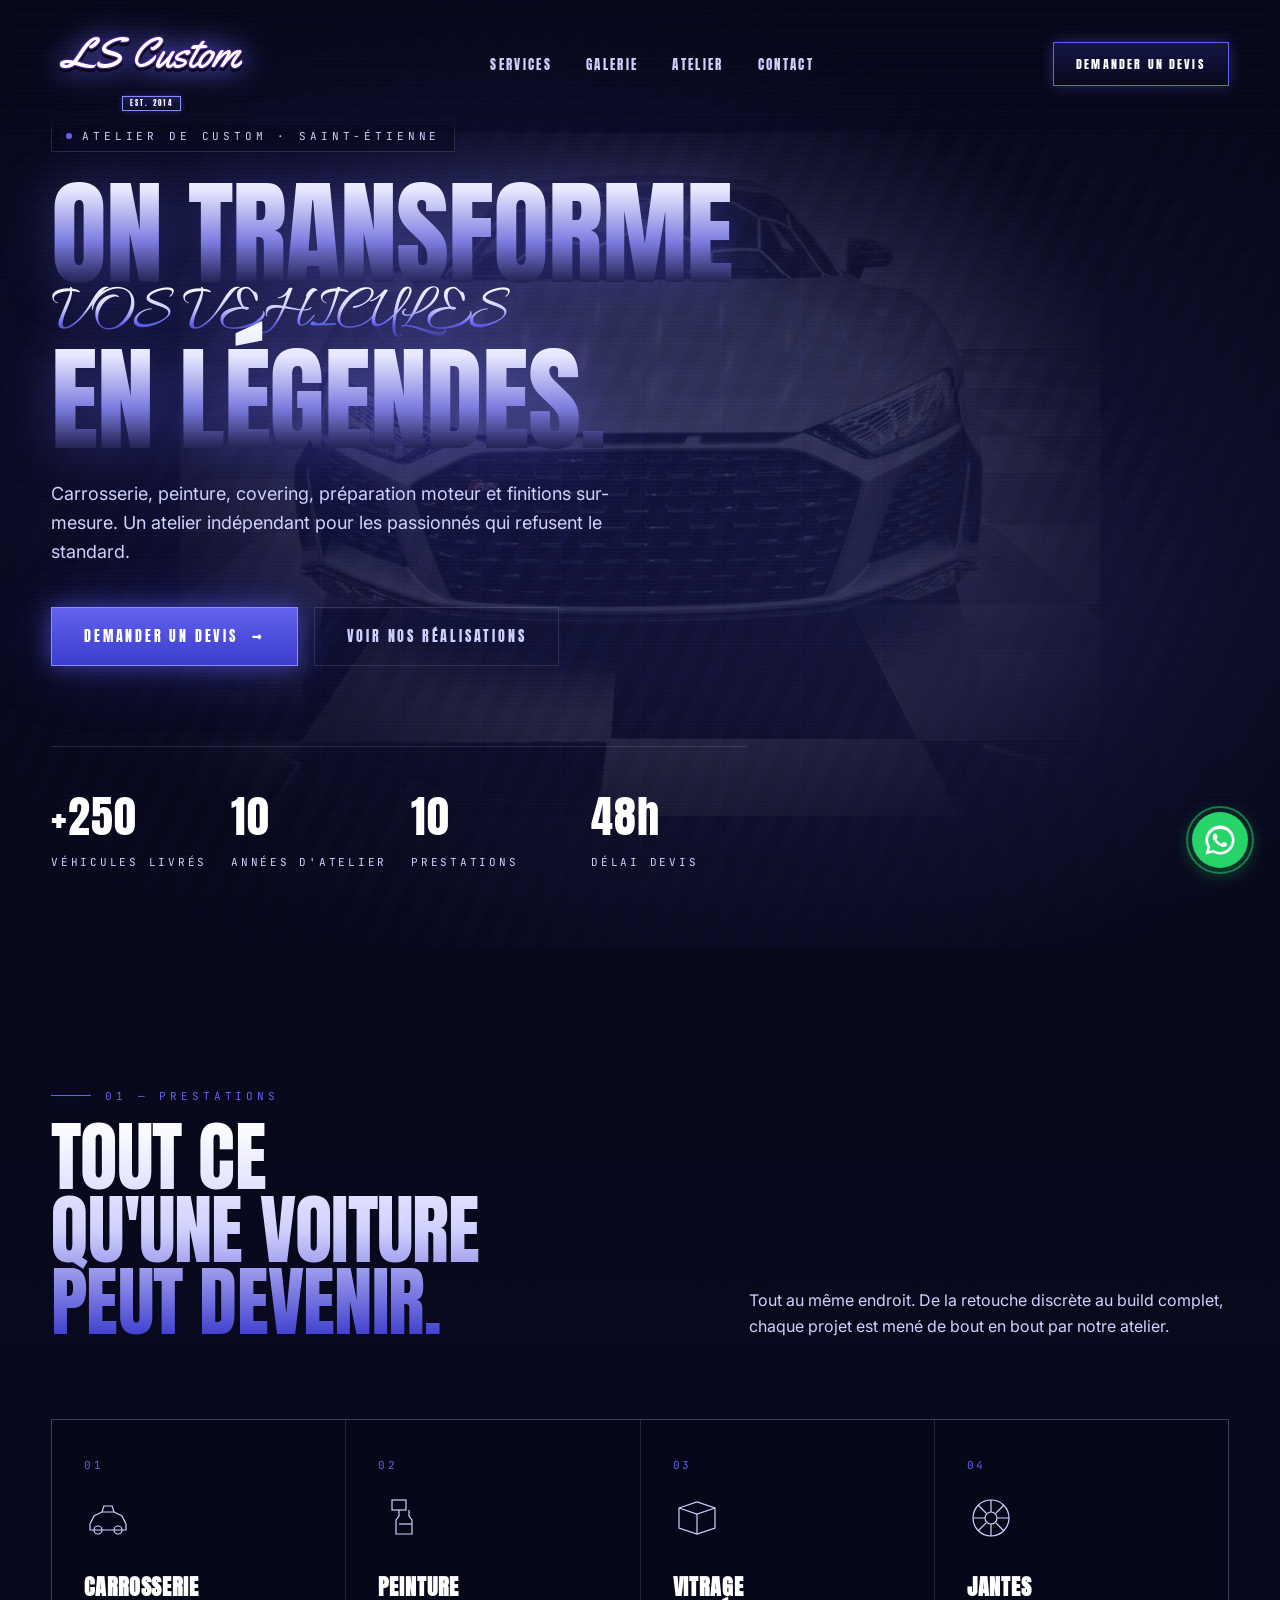
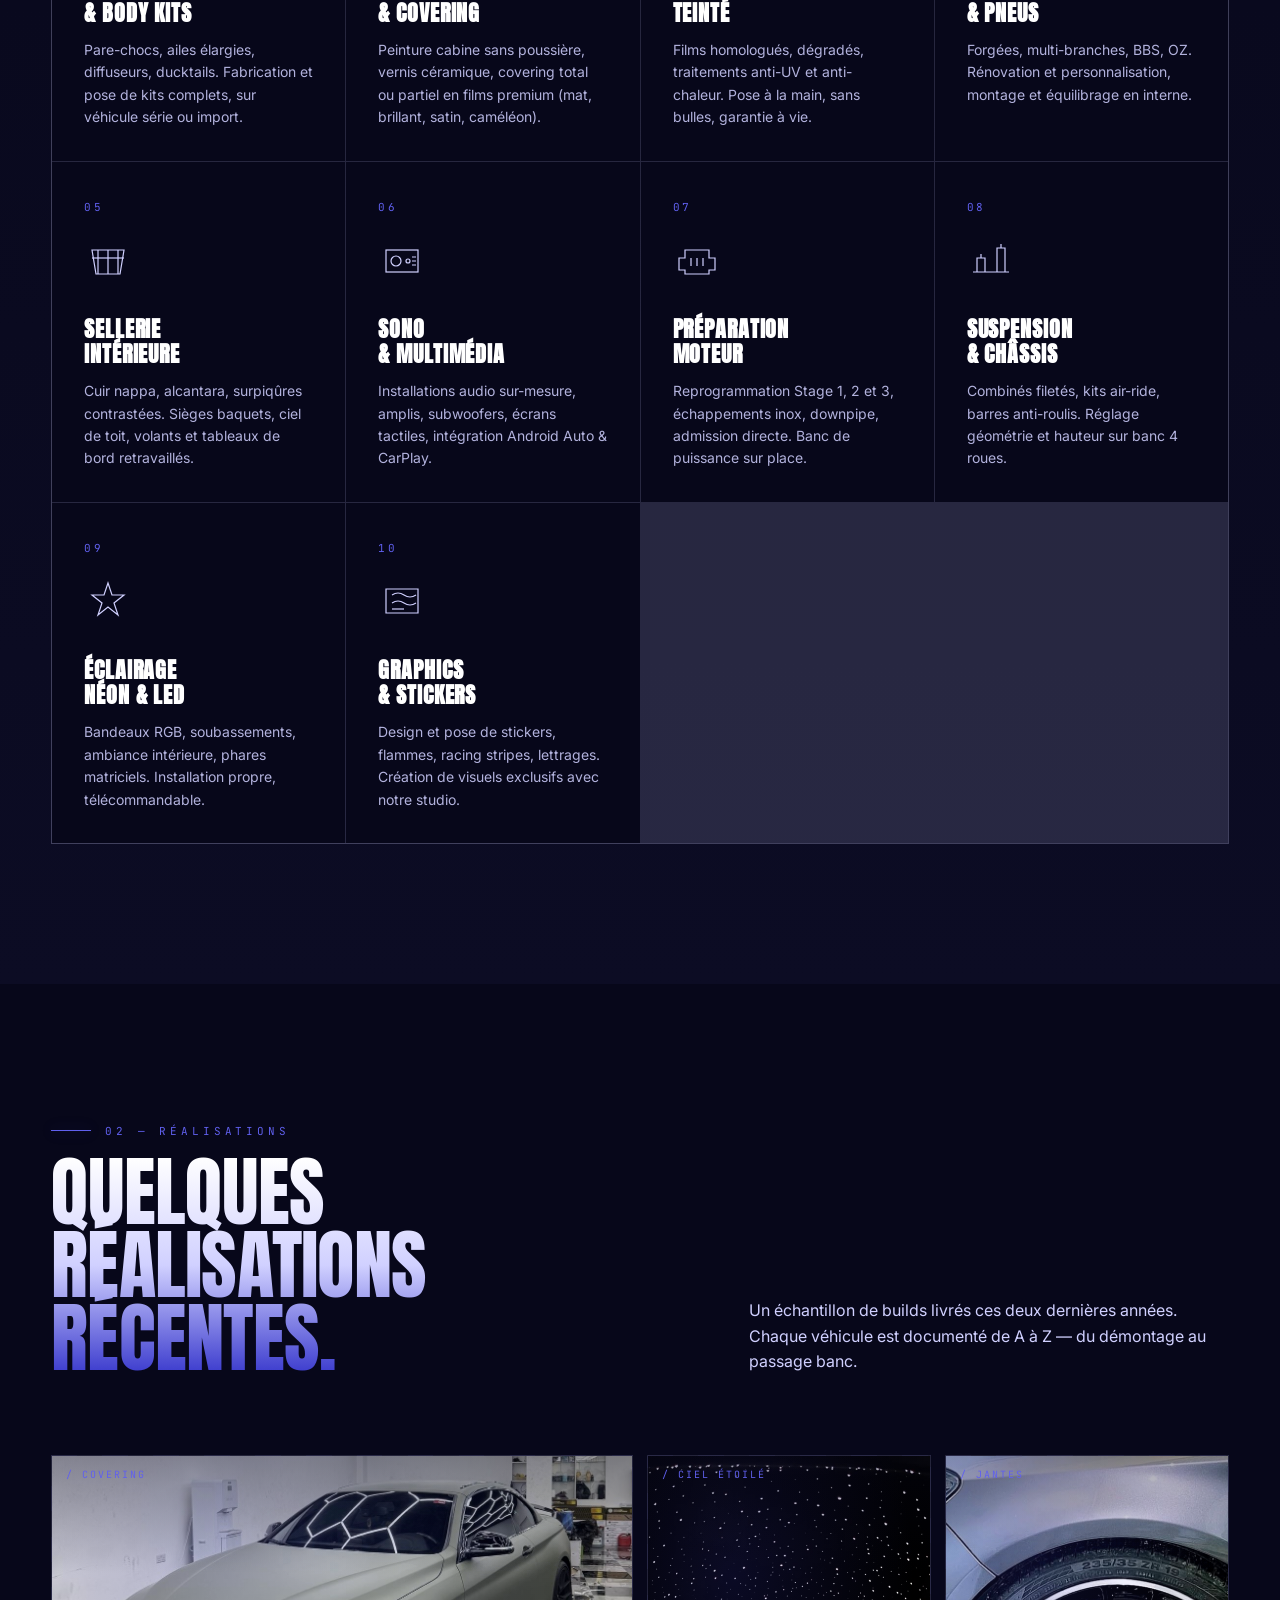
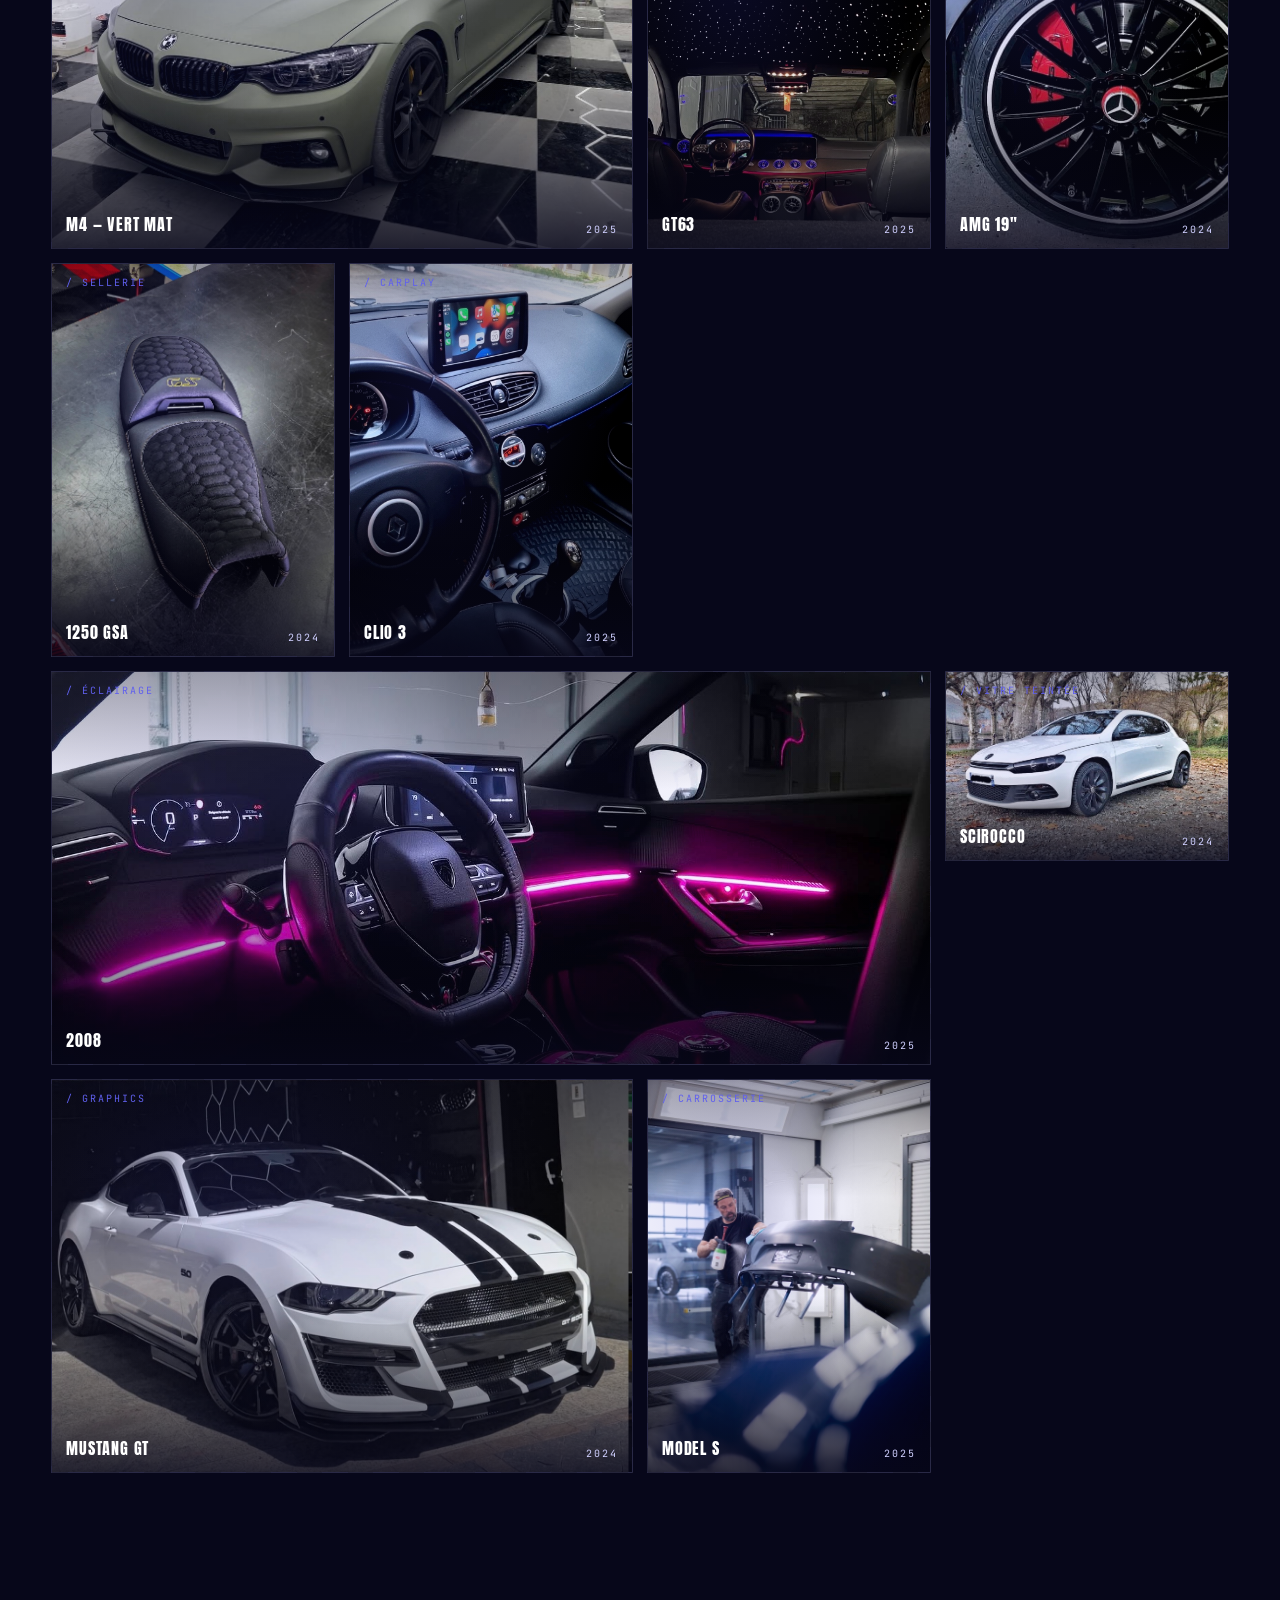
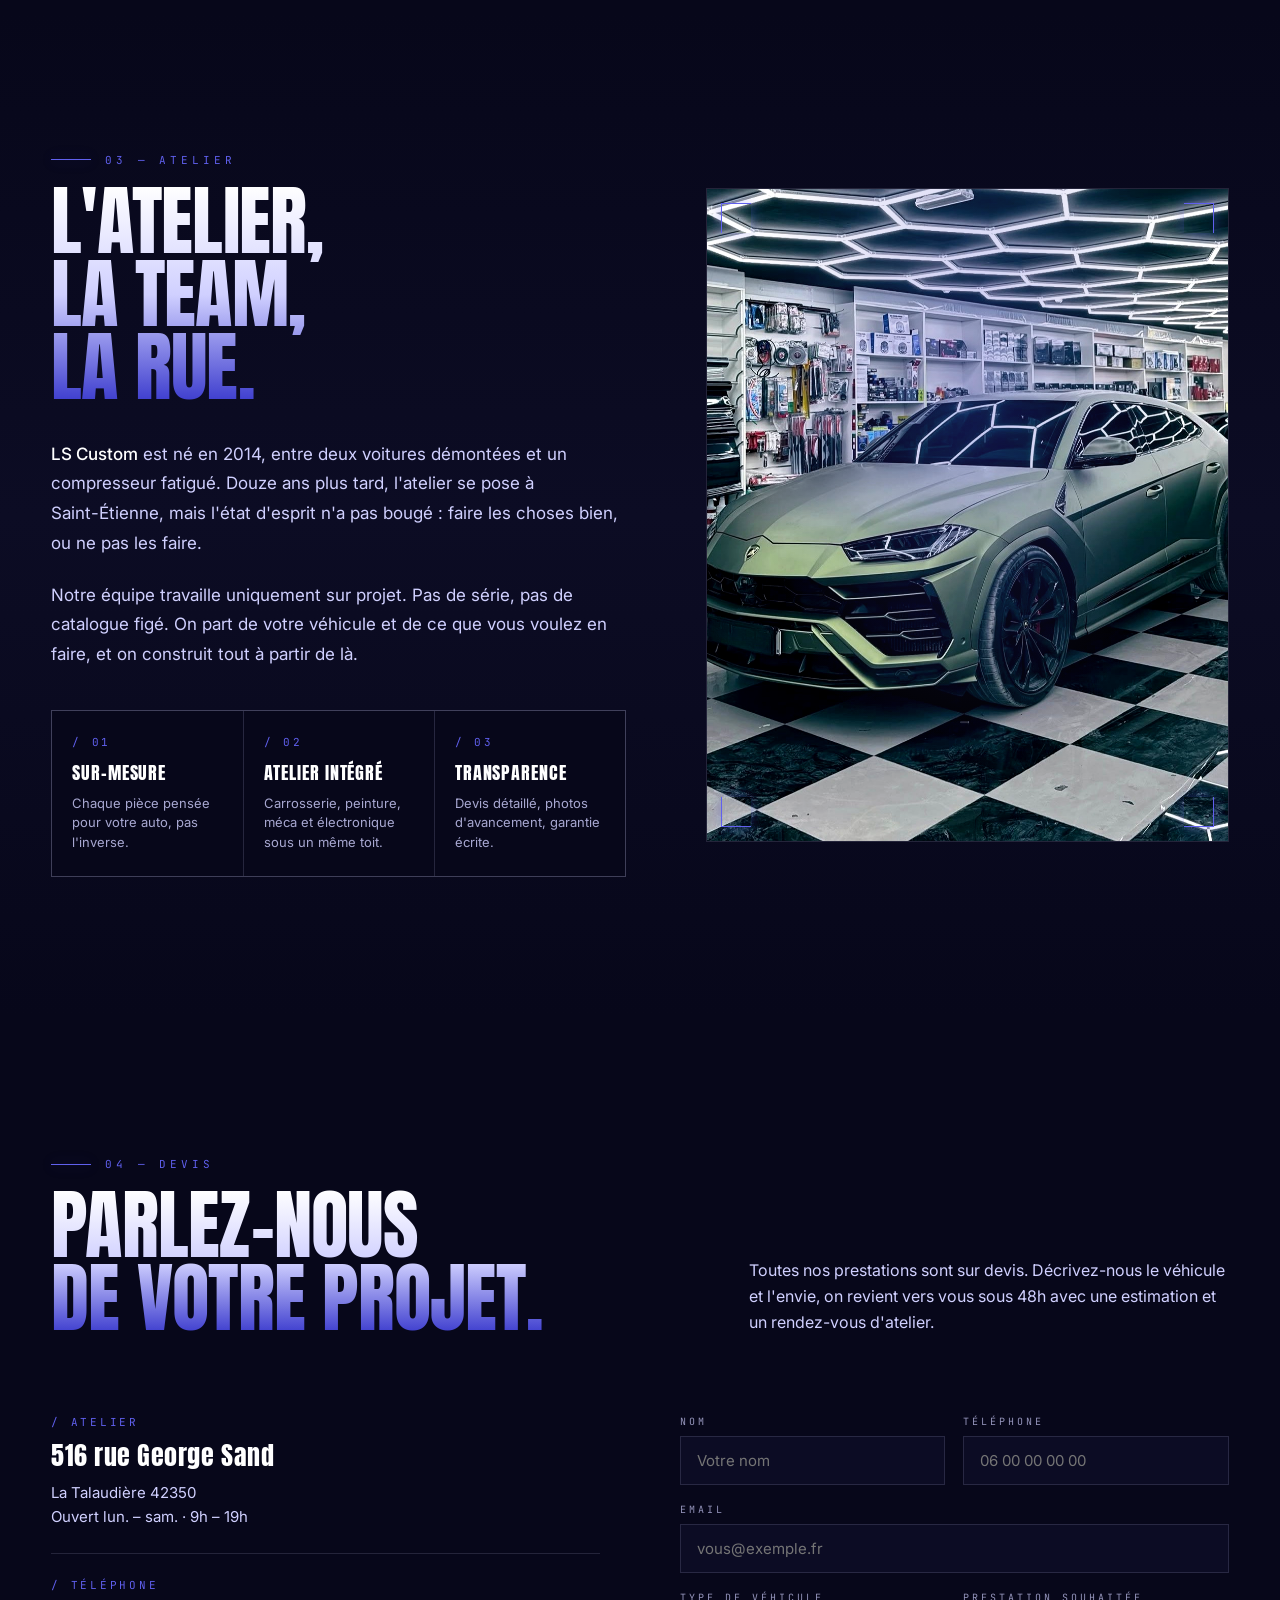
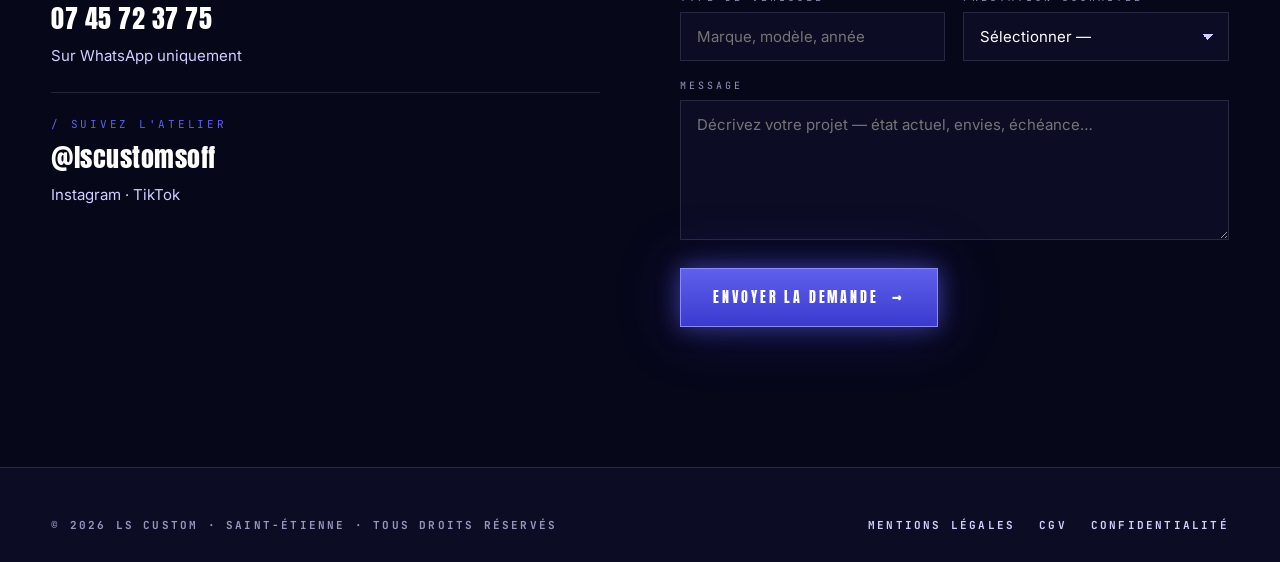
<file: index.html>
<!doctype html>
<html lang="fr">
<head>
<meta charset="utf-8" />
<title>LS Custom — Atelier de personnalisation automobile · Saint-Étienne</title>
<meta name="description" content="LS Custom, garage de personnalisation automobile à Saint-Étienne. Carrosserie, peinture, covering, préparation moteur, sellerie, jantes et bien plus. Devis gratuit sous 48h.">
<meta name="viewport" content="width=device-width,initial-scale=1" />
<meta name="theme-color" content="#07071a">

<!-- Open Graph -->
<meta property="og:title" content="LS Custom — Atelier automobile Saint-Étienne">
<meta property="og:description" content="On transforme vos véhicules en légendes. Carrosserie, peinture, covering, préparation moteur et finitions sur-mesure.">
<meta property="og:type" content="website">
<meta property="og:url" content="https://ls-customs.fr/">
<meta property="og:image" content="https://ls-customs.fr/assets/og-cover.jpg">
<meta property="og:locale" content="fr_FR">
<link rel="canonical" href="https://ls-customs.fr/">

<!-- Schema LocalBusiness -->
<script type="application/ld+json">
{
  "@context": "https://schema.org",
  "@type": ["AutoRepair", "LocalBusiness"],
  "name": "LS Custom",
  "description": "Garage de personnalisation automobile à Saint-Étienne. Covering, body kit, vitrage teinté, jantes, sellerie, sono et LED sur-mesure.",
  "url": "https://ls-customs.fr",
  "telephone": "+33745723775",
  "priceRange": "€€",
  "image": "https://ls-customs.fr/assets/og-cover.jpg",
  "address": {
    "@type": "PostalAddress",
    "streetAddress": "516 rue George Sand",
    "addressLocality": "La Talaudière",
    "postalCode": "42350",
    "addressRegion": "Loire",
    "addressCountry": "FR"
  },
  "geo": {
    "@type": "GeoCoordinates",
    "latitude": 45.4897,
    "longitude": 4.4231
  },
  "sameAs": [
    "https://www.instagram.com/lscustomsoff",
    "https://www.tiktok.com/@lscustomsoff"
  ],
  "hasMap": "https://share.google/o4WHtX99qQ1k5N6ej",
  "areaServed": {
    "@type": "GeoCircle",
    "geoMidpoint": {
      "@type": "GeoCoordinates",
      "latitude": 45.4897,
      "longitude": 4.4231
    },
    "geoRadius": "300000"
  }
}
</script>

<!-- Google tag (gtag.js) -->
<script async src="https://www.googletagmanager.com/gtag/js?id=AW-18188544110"></script>
<script>
  window.dataLayer = window.dataLayer || [];
  function gtag(){dataLayer.push(arguments);}
  gtag('js', new Date());
  gtag('config', 'AW-18188544110');
</script>
<script>
function gtag_report_conversion(url) {
  var callback = function () {
    if (typeof(url) != 'undefined') {
      window.location = url;
    }
  };
  gtag('event', 'conversion', {
      'send_to': 'AW-18188544110/oLMHCOq-kbUcEO7Q_OBD',
      'value': 1.0,
      'currency': 'EUR',
      'event_callback': callback
  });
  return false;
}
</script>

<link rel="preconnect" href="https://fonts.googleapis.com">
<link rel="preconnect" href="https://fonts.gstatic.com" crossorigin>
<link href="https://fonts.googleapis.com/css2?family=Allura&family=Yellowtail&family=Anton&family=Inter:wght@300;400;500;600;700&family=JetBrains+Mono:wght@400;500&display=swap" rel="stylesheet">

<style>
  :root{
    --bg:#07071a;
    --bg-2:#0c0c24;
    --bg-3:#101032;
    --ink:#ffffff;
    --chrome:#d0d0ff;
    --primary:#3a3acd;
    --accent:#6060ee;
    --line: rgba(208,208,255,.14);
    --glow: 0 0 22px rgba(96,96,238,.55), 0 0 60px rgba(58,58,205,.35);
    --glow-soft: 0 0 14px rgba(96,96,238,.35);
    --pad-x: clamp(20px, 4vw, 80px);
  }
  *{box-sizing:border-box;margin:0;padding:0}
  html,body{background:var(--bg);color:var(--ink);font-family:'Inter',system-ui,sans-serif;-webkit-font-smoothing:antialiased;overflow-x:hidden}
  a{color:inherit;text-decoration:none}
  img{max-width:100%;display:block}

  /* Global grain */
  body::before{
    content:"";position:fixed;inset:-50%;pointer-events:none;z-index:1000;opacity:.06;
    background-image:url("data:image/svg+xml;utf8,<svg xmlns='http://www.w3.org/2000/svg' width='220' height='220'><filter id='n'><feTurbulence type='fractalNoise' baseFrequency='.9' numOctaves='2' stitchTiles='stitch'/><feColorMatrix values='0 0 0 0 1  0 0 0 0 1  0 0 0 0 1  0 0 0 .5 0'/></filter><rect width='100%' height='100%' filter='url(%23n)'/></svg>");
    mix-blend-mode:overlay;
    animation: grainShift 8s steps(8) infinite;
  }
  @keyframes grainShift{
    0%{transform:translate(0,0)}20%{transform:translate(-2%,1%)}
    40%{transform:translate(1%,-1%)}60%{transform:translate(-1%,2%)}
    80%{transform:translate(2%,-2%)}100%{transform:translate(0,0)}
  }
  /* Scanlines */
  body::after{
    content:"";position:fixed;inset:0;pointer-events:none;z-index:999;
    background:repeating-linear-gradient(to bottom,transparent 0,transparent 3px,rgba(255,255,255,.015) 3px,rgba(255,255,255,.015) 4px);
  }

  /* ===== Nav ===== */
  .nav{
    position:fixed;top:0;left:0;right:0;z-index:50;
    display:flex;align-items:center;justify-content:space-between;
    padding:18px var(--pad-x);
    background:linear-gradient(to bottom, rgba(7,7,26,.92), rgba(7,7,26,0));
    backdrop-filter:blur(8px);
    -webkit-backdrop-filter:blur(8px);
  }
  .nav__brand{display:flex;flex-direction:column;align-items:center;gap:4px}
  .nav__brand .logo-svg{
    width:200px;height:auto;display:block;
    filter: drop-shadow(0 3px 0 #0a0a1a) drop-shadow(0 0 14px rgba(96,96,238,.7));
    overflow:visible;
  }
  .nav__brand .logo-svg .script{
    font-family:'Yellowtail',cursive;font-size:150px;
    fill:#fff;stroke:#4a2090;stroke-width:8;paint-order:stroke fill;
  }
  .nav__brand .badge-tag{
    border:1px solid #8a8aff;background:linear-gradient(180deg,#1a1a44,#07071a);
    padding:2px 7px;box-shadow:0 0 6px rgba(96,96,238,.4),inset 0 0 6px rgba(96,96,238,.15);
    font-family:'Anton',sans-serif;font-size:7px;letter-spacing:.3em;color:#fff;line-height:1.2;
    text-shadow:0 0 6px rgba(96,96,238,.6);
  }
  .nav__menu{display:flex;gap:34px;font-family:'Anton',sans-serif;letter-spacing:.18em;font-size:13px;text-transform:uppercase}
  .nav__menu a{position:relative;padding:6px 0;color:var(--chrome);transition:color .2s}
  .nav__menu a::after{content:"";position:absolute;left:0;right:0;bottom:0;height:1px;background:var(--accent);transform:scaleX(0);transform-origin:left;transition:transform .25s ease}
  .nav__menu a:hover{color:#fff;text-shadow:0 0 12px rgba(96,96,238,.8)}
  .nav__menu a:hover::after{transform:scaleX(1)}
  .nav__cta{
    font-family:'Anton',sans-serif;letter-spacing:.18em;font-size:12px;text-transform:uppercase;
    padding:12px 22px;border:1px solid var(--accent);color:#fff;
    background:linear-gradient(180deg, rgba(58,58,205,.25), rgba(58,58,205,0));
    box-shadow:var(--glow-soft);transition:all .2s;
  }
  .nav__cta:hover{background:var(--primary);box-shadow:var(--glow)}
  @media (max-width:880px){.nav__menu{display:none}}

  /* Mobile burger */
  .nav__burger{
    display:none;flex-direction:column;gap:5px;cursor:pointer;padding:6px;
    border:1px solid var(--line);background:transparent;
  }
  .nav__burger span{display:block;width:24px;height:1.5px;background:var(--chrome);transition:all .25s}
  @media (max-width:880px){.nav__burger{display:none}}
  .nav__mobile{
    display:none;position:fixed;top:0;left:0;right:0;bottom:0;z-index:49;
    background:rgba(7,7,26,.97);backdrop-filter:blur(12px);
    flex-direction:column;align-items:center;justify-content:center;gap:40px;
  }
  .nav__mobile.open{display:flex}
  .nav__mobile a{
    font-family:'Anton',sans-serif;letter-spacing:.18em;font-size:22px;text-transform:uppercase;
    color:var(--chrome);transition:color .2s;
  }
  .nav__mobile a:hover{color:#fff}
  .nav__mobile .close{
    position:absolute;top:24px;right:var(--pad-x);
    font-family:'Anton',sans-serif;font-size:14px;letter-spacing:.2em;
    color:var(--chrome);cursor:pointer;border:none;background:transparent;
  }

  /* ===== Hero ===== */
  .hero{
    position:relative;min-height:100vh;display:flex;align-items:center;
    padding:120px var(--pad-x) 80px;
    overflow:hidden;
  }
  .hero__bg{position:absolute;inset:0;z-index:0}
  .hero__bg .stripes{
    position:absolute;inset:0;
    background:
      radial-gradient(ellipse at 30% 40%, rgba(58,58,205,.35), transparent 55%),
      radial-gradient(ellipse at 80% 70%, rgba(96,96,238,.25), transparent 60%),
      repeating-linear-gradient(115deg, #0a0a22 0 14px, #07071a 14px 28px);
    opacity:.9;
  }
  .hero__bg .grid{
    position:absolute;inset:0;
    background-image:
      linear-gradient(rgba(96,96,238,.06) 1px, transparent 1px),
      linear-gradient(90deg, rgba(96,96,238,.06) 1px, transparent 1px);
    background-size: 80px 80px;
    mask-image:radial-gradient(ellipse at 50% 60%, #000 30%, transparent 80%);
  }
  .hero__bg .car-photo{
    position:absolute;inset:0;width:100%;height:100%;object-fit:cover;object-position:center 55%;
    opacity:.28;
    filter:grayscale(.15) contrast(1.05) brightness(.85);
    transform:scale(.72);
    mask-image:radial-gradient(ellipse at 50% 55%, #000 0%, rgba(0,0,0,.7) 45%, transparent 85%);
    -webkit-mask-image:radial-gradient(ellipse at 50% 55%, #000 0%, rgba(0,0,0,.7) 45%, transparent 85%);
  }
  .hero__bg .vignette{position:absolute;inset:0;background:radial-gradient(ellipse at 50% 50%, transparent 30%, var(--bg) 90%)}

  .hero__inner{position:relative;z-index:2;max-width:1100px}
  .hero__tag{
    display:inline-flex;align-items:center;gap:10px;
    font-family:'JetBrains Mono',monospace;font-size:11px;letter-spacing:.35em;text-transform:uppercase;
    color:var(--chrome);padding:8px 14px;border:1px solid var(--line);background:rgba(7,7,26,.5);
  }
  .hero__tag .dot{width:6px;height:6px;background:var(--accent);box-shadow:var(--glow-soft);border-radius:50%;animation:pulse 1.6s ease-in-out infinite}
  @keyframes pulse{0%,100%{opacity:.4}50%{opacity:1}}

  .hero__title{
    margin-top:28px;
    font-family:'Anton',sans-serif;font-weight:400;
    font-size:clamp(48px,9vw,140px);line-height:.92;letter-spacing:-.01em;
    text-transform:uppercase;
  }
  .hero__title .chrome{
    background:linear-gradient(180deg,#ffffff 0%,#e8e8ff 25%,#7a7ae0 55%,#1a1a44 80%,#fff 100%);
    -webkit-background-clip:text;background-clip:text;color:transparent;
    filter:drop-shadow(0 0 26px rgba(96,96,238,.35));
  }
  .hero__title .script{
    display:block;font-family:'Allura',cursive;font-size:.55em;line-height:1;margin-top:-.05em;
    background:linear-gradient(180deg,#ffffff 0%,#d0d0ff 40%,#6060ee 65%,#1a1a44 100%);
    -webkit-background-clip:text;background-clip:text;color:transparent;
    filter:drop-shadow(0 0 18px rgba(96,96,238,.5));
  }
  .hero__sub{
    margin-top:28px;max-width:620px;font-size:18px;line-height:1.6;color:var(--chrome);
  }
  .hero__ctas{margin-top:40px;display:flex;gap:16px;flex-wrap:wrap}
  .btn{
    font-family:'Anton',sans-serif;letter-spacing:.2em;font-size:14px;text-transform:uppercase;
    padding:18px 32px;cursor:pointer;border:none;transition:all .25s ease;
    display:inline-flex;align-items:center;gap:14px;
  }
  .btn--primary{
    color:#fff;background:linear-gradient(180deg,var(--accent),var(--primary));
    border:1px solid #8a8aff;box-shadow:var(--glow);
    position:relative;
  }
  .btn--primary:hover{transform:translateY(-2px);box-shadow:0 0 30px rgba(96,96,238,.8),0 0 80px rgba(58,58,205,.5)}
  .btn--ghost{color:var(--chrome);background:transparent;border:1px solid var(--line)}
  .btn--ghost:hover{border-color:var(--accent);color:#fff;box-shadow:var(--glow-soft)}
  .btn .arrow{display:inline-block;transition:transform .25s}
  .btn:hover .arrow{transform:translateX(4px)}

  .hero__stats{
    margin-top:80px;display:grid;grid-template-columns:repeat(4,1fr);gap:24px;max-width:900px;
    padding-top:36px;border-top:1px solid var(--line);
  }
  .hero__stat .n{font-family:'Anton',sans-serif;font-size:44px;color:#fff;letter-spacing:.02em}
  .hero__stat .l{font-family:'JetBrains Mono',monospace;font-size:11px;letter-spacing:.25em;text-transform:uppercase;color:var(--chrome);margin-top:6px}
  @media (max-width:720px){.hero__stats{grid-template-columns:repeat(2,1fr)}}
  @media (max-width:480px){.hero__ctas{flex-direction:column}.btn{justify-content:center}}

  /* ===== Section base ===== */
  section{position:relative;z-index:2}
  .section{padding:140px var(--pad-x)}
  .section__head{display:flex;justify-content:space-between;align-items:flex-end;gap:40px;margin-bottom:80px;flex-wrap:wrap}
  .section__eyebrow{
    font-family:'JetBrains Mono',monospace;font-size:11px;letter-spacing:.35em;text-transform:uppercase;color:var(--accent);
    display:flex;align-items:center;gap:14px;margin-bottom:18px;
  }
  .section__eyebrow::before{content:"";width:40px;height:1px;background:var(--accent);box-shadow:var(--glow-soft)}
  .section__title{
    font-family:'Anton',sans-serif;font-weight:400;
    font-size:clamp(40px,6vw,84px);line-height:.95;letter-spacing:-.01em;text-transform:uppercase;
    background:linear-gradient(180deg,#fff 0%,#d0d0ff 50%,#3a3acd 100%);
    -webkit-background-clip:text;background-clip:text;color:transparent;
  }
  .section__lead{max-width:480px;color:var(--chrome);line-height:1.6;font-size:16px}

  /* ===== Services ===== */
  .services{background:linear-gradient(180deg, var(--bg) 0%, var(--bg-2) 100%)}
  .services__grid{display:grid;grid-template-columns:repeat(4,1fr);gap:1px;background:var(--line);border:1px solid var(--line)}
  @media (max-width:1100px){.services__grid{grid-template-columns:repeat(2,1fr)}}
  @media (max-width:600px){.services__grid{grid-template-columns:1fr}}
  .svc{
    background:var(--bg);padding:38px 32px 32px;position:relative;
    transition:background .3s, transform .3s;
    overflow:hidden;
  }
  .svc::before{
    content:"";position:absolute;inset:0;opacity:0;transition:opacity .3s;
    background:radial-gradient(circle at 50% 0%, rgba(96,96,238,.18), transparent 60%);
  }
  .svc:hover{background:var(--bg-2)}
  .svc:hover::before{opacity:1}
  .svc__num{
    font-family:'JetBrains Mono',monospace;font-size:11px;letter-spacing:.25em;color:var(--accent);
  }
  .svc__icon{
    margin:22px 0 28px;width:48px;height:48px;color:var(--chrome);
    transition:color .3s, filter .3s;
  }
  .svc:hover .svc__icon{color:#fff;filter:drop-shadow(0 0 10px rgba(96,96,238,.8))}
  .svc__title{
    font-family:'Anton',sans-serif;font-size:22px;letter-spacing:.04em;text-transform:uppercase;color:#fff;
    line-height:1.15;margin-bottom:14px;
  }
  .svc__desc{color:var(--chrome);font-size:14px;line-height:1.6;opacity:.85}

  /* ===== Galerie ===== */
  .galerie{background:var(--bg)}
  .masonry{
    display:grid;grid-template-columns:repeat(4,1fr);grid-auto-rows:190px;gap:14px;
  }
  @media (max-width:1100px){.masonry{grid-template-columns:repeat(3,1fr)}}
  @media (max-width:760px){
    .masonry{grid-template-columns:repeat(2,1fr);grid-auto-rows:220px}
    /* Sur mobile : tous les spans annulés, chaque photo = 1 case */
    .tile--w2,.tile--h2,.tile--span3,.tile--w2.tile--h2{
      grid-column:span 1 !important;
      grid-row:span 1 !important;
    }
  }
  @media (max-width:480px){
    .masonry{grid-template-columns:1fr;grid-auto-rows:240px}
  }
  .tile{
    position:relative;overflow:hidden;
    background:repeating-linear-gradient(45deg, #0d0d28 0 18px, #07071a 18px 36px);
    border:1px solid var(--line);
    transition:border-color .3s, transform .3s;
    cursor:pointer;
  }
  .tile::before{
    content:"";position:absolute;inset:0;
    background:radial-gradient(ellipse at 30% 30%, rgba(58,58,205,.2), transparent 60%);
  }
  .tile:hover{border-color:var(--accent);box-shadow:var(--glow-soft);transform:translateY(-3px)}
  .tile__meta{
    position:absolute;left:14px;right:14px;bottom:12px;display:flex;justify-content:space-between;align-items:flex-end;
    font-family:'JetBrains Mono',monospace;font-size:10px;letter-spacing:.2em;text-transform:uppercase;
    color:var(--chrome);z-index:2;
  }
  .tile__meta .t{font-family:'Anton',sans-serif;font-size:16px;letter-spacing:.05em;color:#fff}
  .tile__tag{
    position:absolute;top:12px;left:14px;font-family:'JetBrains Mono',monospace;font-size:10px;letter-spacing:.2em;
    color:var(--accent);text-transform:uppercase;z-index:2;
  }
  .tile--w2{grid-column:span 2}
  .tile--h2{grid-row:span 2}
  .tile--span3{grid-column:span 3}
  .tile__img{
    position:absolute;inset:0;width:100%;height:100%;object-fit:cover;object-position:center;
    transition:transform .6s ease, filter .6s ease;
    filter:saturate(.95) contrast(1.05);
  }
  .tile:hover .tile__img{transform:scale(1.04);filter:saturate(1.05) contrast(1.1)}
  .tile__img--contain{object-fit:contain;background:#07071a}
  .tile--has-img .tile__bg-blur{
    position:absolute;inset:0;width:100%;height:100%;object-fit:cover;
    filter:blur(28px) brightness(.45) saturate(.7);transform:scale(1.15);z-index:0;
  }
  .tile--has-img::before{display:none}
  .tile--has-img::after{
    content:"";position:absolute;inset:0;z-index:1;pointer-events:none;
    background:
      linear-gradient(180deg, rgba(7,7,26,.35) 0%, rgba(7,7,26,0) 30%, rgba(7,7,26,0) 55%, rgba(7,7,26,.85) 100%),
      radial-gradient(ellipse at 30% 30%, rgba(58,58,205,.18), transparent 65%);
  }
  @media (max-width:760px){
    .masonry{grid-template-columns:repeat(2,1fr);grid-auto-rows:200px}
    .tile--w2{grid-column:span 2}
    .tile--h2{grid-row:span 1}
    .tile--w2.tile--h2{grid-column:span 2;grid-row:span 1}
    .tile--span3{grid-column:span 2 !important}
  }
  @media (max-width:500px){
    .masonry{grid-template-columns:1fr;grid-auto-rows:230px}
    .tile--w2{grid-column:span 1}
    .tile--span3{grid-column:span 1 !important}
  }

  /* ===== À propos ===== */
  .about{background:linear-gradient(180deg, var(--bg) 0%, var(--bg-2) 50%, var(--bg) 100%)}
  .about__grid{display:grid;grid-template-columns:1.1fr 1fr;gap:80px;align-items:center}
  @media (max-width:960px){.about__grid{grid-template-columns:1fr;gap:40px}}
  .about__copy p{font-size:17px;line-height:1.75;color:var(--chrome);margin-bottom:22px}
  .about__copy p strong{color:#fff;font-weight:500}
  .values{display:grid;grid-template-columns:repeat(3,1fr);gap:1px;background:var(--line);margin-top:40px;border:1px solid var(--line)}
  @media (max-width:600px){.values{grid-template-columns:1fr}}
  .value{background:var(--bg);padding:24px 20px}
  .value .n{font-family:'JetBrains Mono',monospace;font-size:11px;color:var(--accent);letter-spacing:.25em}
  .value .t{font-family:'Anton',sans-serif;font-size:18px;letter-spacing:.05em;text-transform:uppercase;margin-top:10px}
  .value .d{font-size:13px;color:var(--chrome);margin-top:8px;line-height:1.5;opacity:.8}

  .about__visual{
    position:relative;aspect-ratio:4/5;
    background:#07071a;
    border:1px solid var(--line);
    overflow:hidden;
  }
  .about__visual img.atelier-photo{
    position:absolute;inset:0;width:100%;height:100%;object-fit:cover;
    filter:saturate(1.05) contrast(1.08);
  }
  .about__visual::before{
    content:"";position:absolute;inset:0;z-index:1;
    background:radial-gradient(ellipse at 50% 30%, rgba(58,58,205,.3), transparent 60%);
  }
  .about__visual .corner{position:absolute;width:30px;height:30px;border:1px solid var(--accent);box-shadow:var(--glow-soft);z-index:2}
  .about__visual .corner.tl{top:14px;left:14px;border-right:none;border-bottom:none}
  .about__visual .corner.tr{top:14px;right:14px;border-left:none;border-bottom:none}
  .about__visual .corner.bl{bottom:14px;left:14px;border-right:none;border-top:none}
  .about__visual .corner.br{bottom:14px;right:14px;border-left:none;border-top:none}

  /* ===== Contact ===== */
  .contact{background:var(--bg)}
  .contact__grid{display:grid;grid-template-columns:1fr 1fr;gap:80px}
  @media (max-width:960px){.contact__grid{grid-template-columns:1fr;gap:40px}}
  .contact__info h3{font-family:'Anton',sans-serif;font-size:20px;letter-spacing:.06em;text-transform:uppercase;color:#fff;margin-bottom:14px}
  .contact__info .block{padding:24px 0;border-bottom:1px solid var(--line)}
  .contact__info .block:first-child{padding-top:0}
  .contact__info .v{font-family:'Anton',sans-serif;font-size:26px;color:#fff;letter-spacing:.02em;margin-top:6px}
  .contact__info .meta{font-family:'JetBrains Mono',monospace;font-size:11px;letter-spacing:.25em;color:var(--accent);text-transform:uppercase}
  .contact__info p{color:var(--chrome);line-height:1.6;font-size:15px;margin-top:6px}
  .contact__info a{color:var(--chrome);transition:color .2s}
  .contact__info a:hover{color:#fff}
  .contact__info .v a{color:#fff;font-family:'Anton',sans-serif;font-size:26px;letter-spacing:.02em}
  .contact__info .v a:hover{color:var(--chrome)}

  .form{display:grid;grid-template-columns:1fr 1fr;gap:18px}
  .form .full{grid-column:span 2}
  @media (max-width:600px){.form{grid-template-columns:1fr}.form .full{grid-column:span 1}}
  .field label{
    display:block;font-family:'JetBrains Mono',monospace;font-size:10px;letter-spacing:.3em;text-transform:uppercase;color:var(--chrome);margin-bottom:8px;opacity:.7;
  }
  .field input,.field select,.field textarea{
    width:100%;background:var(--bg-2);border:1px solid var(--line);color:#fff;
    padding:14px 16px;font-family:'Inter',sans-serif;font-size:15px;
    transition:border-color .2s, box-shadow .2s;
  }
  .field input:focus,.field select:focus,.field textarea:focus{
    outline:none;border-color:var(--accent);box-shadow:var(--glow-soft);
  }
  .field textarea{min-height:140px;resize:vertical;font-family:'Inter',sans-serif}
  .field select{appearance:none;-webkit-appearance:none;background-image:linear-gradient(45deg,transparent 50%, var(--chrome) 50%), linear-gradient(135deg, var(--chrome) 50%, transparent 50%);background-position: calc(100% - 20px) center, calc(100% - 14px) center;background-size: 6px 6px;background-repeat: no-repeat}
  .field select option{background:var(--bg-2)}

  /* Form success state */
  .form-success{
    display:none;text-align:center;padding:60px 40px;
    font-family:'JetBrains Mono',monospace;font-size:13px;letter-spacing:.2em;
    color:var(--chrome);border:1px solid var(--line);
  }
  .form-success .check{font-size:48px;margin-bottom:20px;color:var(--accent)}
  .form-success h3{font-family:'Anton',sans-serif;font-size:28px;letter-spacing:.06em;color:#fff;margin-bottom:12px}

  /* ===== Footer ===== */
  .footer{background:var(--bg-2);border-top:1px solid var(--line);padding:50px var(--pad-x) 30px}
  .footer__row{display:flex;justify-content:space-between;align-items:center;gap:24px;flex-wrap:wrap}
  .footer__copy{font-family:'JetBrains Mono',monospace;font-size:11px;letter-spacing:.2em;color:var(--chrome);text-transform:uppercase;opacity:.7;font-weight:700}
  .footer__links{display:flex;gap:24px;font-family:'JetBrains Mono',monospace;font-size:11px;letter-spacing:.2em;text-transform:uppercase;color:var(--chrome);font-weight:700}
  .footer__links a{font-weight:700}
  .footer__links a:hover{color:#fff}

  /* Reveal */
  .reveal{opacity:0;transform:translateY(20px);transition:opacity .8s ease, transform .8s ease}
  .reveal.in{opacity:1;transform:none}

  /* Scroll top */
  .scroll-top{
    position:fixed;bottom:100px;right:32px;z-index:40;
    width:44px;height:44px;border:1px solid var(--accent);background:var(--bg-2);
    display:flex;align-items:center;justify-content:center;cursor:pointer;
    color:var(--chrome);font-size:18px;opacity:0;pointer-events:none;
    transition:all .3s;box-shadow:var(--glow-soft);
  }
  .scroll-top.visible{opacity:1;pointer-events:all}
  .scroll-top:hover{background:var(--primary);color:#fff;box-shadow:var(--glow)}

  /* WhatsApp button */
  .wa-btn{
    position:fixed;bottom:32px;right:32px;z-index:41;
    width:56px;height:56px;border-radius:50%;
    background:#25d366;
    display:flex;align-items:center;justify-content:center;
    box-shadow:0 4px 20px rgba(37,211,102,.45);
    cursor:pointer;text-decoration:none;
    transition:transform .25s, box-shadow .25s;
  }
  .wa-btn:hover{transform:scale(1.1);box-shadow:0 6px 28px rgba(37,211,102,.65)}
  .wa-btn svg{width:30px;height:30px;fill:#fff}

  /* Pulse ring */
  .wa-btn::before{
    content:"";position:absolute;inset:-6px;border-radius:50%;
    border:2px solid rgba(37,211,102,.5);
    animation:waPulse 2s ease-out infinite;
  }
  @keyframes waPulse{
    0%{transform:scale(1);opacity:.8}
    100%{transform:scale(1.5);opacity:0}
  }

  /* Tooltip */
  .wa-btn__tip{
    position:absolute;right:68px;
    background:#fff;color:#111;
    font-family:'Inter',sans-serif;font-size:13px;font-weight:600;
    padding:8px 14px;border-radius:8px;white-space:nowrap;
    box-shadow:0 4px 16px rgba(0,0,0,.2);
    opacity:0;pointer-events:none;
    transform:translateX(6px);
    transition:opacity .2s, transform .2s;
  }
  .wa-btn__tip::after{
    content:"";position:absolute;right:-6px;top:50%;transform:translateY(-50%);
    border:6px solid transparent;border-right:none;border-left-color:#fff;
  }
  .wa-btn:hover .wa-btn__tip{opacity:1;transform:translateX(0)}
</style>
</head>
<body>

<!-- ========== MOBILE NAV ========== -->
<div class="nav__mobile" id="mobileNav">
  <button class="close" onclick="closeMobileNav()" aria-label="Fermer">✕ FERMER</button>
  <a href="#services" onclick="closeMobileNav()">Services</a>
  <a href="#galerie" onclick="closeMobileNav()">Galerie</a>
  <a href="#about" onclick="closeMobileNav()">Atelier</a>
  <a href="#contact" onclick="closeMobileNav()">Contact</a>
</div>

<!-- ========== NAV ========== -->
<nav class="nav" role="navigation" aria-label="Navigation principale">
  <a href="#" class="nav__brand" aria-label="LS Custom — Accueil">
    <svg class="logo-svg" viewBox="0 0 700 260" aria-hidden="true">
      <text class="script" x="350" y="170" text-anchor="middle">LS Custom</text>
    </svg>
    <div class="badge-tag">EST. 2014</div>
  </a>
  <nav class="nav__menu" aria-label="Menu principal">
    <a href="#services">Services</a>
    <a href="#galerie">Galerie</a>
    <a href="#about">Atelier</a>
    <a href="#contact">Contact</a>
  </nav>
  <button class="nav__burger" onclick="openMobileNav()" aria-label="Menu" aria-expanded="false" id="burgerBtn">
    <span></span><span></span><span></span>
  </button>
  <a href="#contact" class="nav__cta">Demander un devis</a>
</nav>

<!-- ========== HERO ========== -->
<header class="hero" role="banner">
  <div class="hero__bg" aria-hidden="true">
    <div class="stripes"></div>
    <div class="grid"></div>
    <img class="car-photo" src="assets/r8-bg.png" alt="" fetchpriority="high">
    <div class="vignette"></div>
  </div>

  <div class="hero__inner">
    <div class="hero__tag">
      <span class="dot"></span>
      ATELIER DE CUSTOM · SAINT-ÉTIENNE
    </div>
    <h1 class="hero__title">
      <span class="chrome">On transforme</span>
      <span class="script">vos véhicules</span>
      <span class="chrome">en légendes.</span>
    </h1>
    <p class="hero__sub">
      Carrosserie, peinture, covering, préparation moteur et finitions sur-mesure.
      Un atelier indépendant pour les passionnés qui refusent le standard.
    </p>
    <div class="hero__ctas">
      <a href="#contact" class="btn btn--primary">Demander un devis <span class="arrow">→</span></a>
      <a href="#galerie" class="btn btn--ghost">Voir nos réalisations</a>
    </div>

    <div class="hero__stats">
      <div class="hero__stat">
        <div class="n">+250</div>
        <div class="l">Véhicules livrés</div>
      </div>
      <div class="hero__stat">
        <div class="n">10</div>
        <div class="l">Années d'atelier</div>
      </div>
      <div class="hero__stat">
        <div class="n">10</div>
        <div class="l">Prestations</div>
      </div>
      <div class="hero__stat">
        <div class="n">48h</div>
        <div class="l">Délai devis</div>
      </div>
    </div>
  </div>
</header>

<!-- ========== SERVICES ========== -->
<section id="services" class="section services" aria-labelledby="services-title">
  <div class="section__head reveal">
    <div>
      <div class="section__eyebrow">01 — Prestations</div>
      <h2 class="section__title" id="services-title">Tout ce<br/>qu'une voiture<br/>peut devenir.</h2>
    </div>
    <p class="section__lead">Tout au même endroit. De la retouche discrète au build complet, chaque projet est mené de bout en bout par notre atelier.</p>
  </div>

  <div class="services__grid reveal">
    <article class="svc">
      <div class="svc__num">01</div>
      <svg class="svc__icon" viewBox="0 0 48 48" fill="none" stroke="currentColor" stroke-width="1.2" aria-hidden="true">
        <path d="M6 30 L10 22 L18 18 L30 18 L38 22 L42 30 L42 36 L6 36 Z"/>
        <circle cx="14" cy="36" r="4"/><circle cx="34" cy="36" r="4"/>
        <path d="M18 18 L20 12 L28 12 L30 18"/>
      </svg>
      <h3 class="svc__title">Carrosserie<br/>& body kits</h3>
      <p class="svc__desc">Pare-chocs, ailes élargies, diffuseurs, ducktails. Fabrication et pose de kits complets, sur véhicule série ou import.</p>
    </article>

    <article class="svc">
      <div class="svc__num">02</div>
      <svg class="svc__icon" viewBox="0 0 48 48" fill="none" stroke="currentColor" stroke-width="1.2" aria-hidden="true">
        <rect x="14" y="6" width="14" height="10"/>
        <path d="M21 16 L21 22 L18 26 L18 40 L34 40 L34 26 L31 22 L31 16"/>
        <path d="M21 30 L34 30"/>
      </svg>
      <h3 class="svc__title">Peinture<br/>& covering</h3>
      <p class="svc__desc">Peinture cabine sans poussière, vernis céramique, covering total ou partiel en films premium (mat, brillant, satin, caméléon).</p>
    </article>

    <article class="svc">
      <div class="svc__num">03</div>
      <svg class="svc__icon" viewBox="0 0 48 48" fill="none" stroke="currentColor" stroke-width="1.2" aria-hidden="true">
        <path d="M6 14 L24 8 L42 14 L42 34 L24 40 L6 34 Z"/>
        <path d="M6 14 L24 20 L42 14"/><path d="M24 20 L24 40"/>
      </svg>
      <h3 class="svc__title">Vitrage<br/>teinté</h3>
      <p class="svc__desc">Films homologués, dégradés, traitements anti-UV et anti-chaleur. Pose à la main, sans bulles, garantie à vie.</p>
    </article>

    <article class="svc">
      <div class="svc__num">04</div>
      <svg class="svc__icon" viewBox="0 0 48 48" fill="none" stroke="currentColor" stroke-width="1.2" aria-hidden="true">
        <circle cx="24" cy="24" r="18"/><circle cx="24" cy="24" r="6"/>
        <path d="M24 6 L24 18 M24 30 L24 42 M6 24 L18 24 M30 24 L42 24"/>
        <path d="M11 11 L19 19 M29 29 L37 37 M11 37 L19 29 M29 19 L37 11"/>
      </svg>
      <h3 class="svc__title">Jantes<br/>& pneus</h3>
      <p class="svc__desc">Forgées, multi-branches, BBS, OZ. Rénovation et personnalisation, montage et équilibrage en interne.</p>
    </article>

    <article class="svc">
      <div class="svc__num">05</div>
      <svg class="svc__icon" viewBox="0 0 48 48" fill="none" stroke="currentColor" stroke-width="1.2" aria-hidden="true">
        <path d="M8 14 L40 14 L36 38 L12 38 Z"/>
        <path d="M14 14 L14 38 M24 14 L24 38 M34 14 L34 38"/>
        <path d="M8 22 L40 22"/>
      </svg>
      <h3 class="svc__title">Sellerie<br/>intérieure</h3>
      <p class="svc__desc">Cuir nappa, alcantara, surpiqûres contrastées. Sièges baquets, ciel de toit, volants et tableaux de bord retravaillés.</p>
    </article>

    <article class="svc">
      <div class="svc__num">06</div>
      <svg class="svc__icon" viewBox="0 0 48 48" fill="none" stroke="currentColor" stroke-width="1.2" aria-hidden="true">
        <rect x="8" y="14" width="32" height="22"/>
        <circle cx="18" cy="25" r="5"/><circle cx="30" cy="25" r="2"/>
        <path d="M34 21 L38 21 M34 25 L38 25 M34 29 L38 29"/>
      </svg>
      <h3 class="svc__title">Sono<br/>& multimédia</h3>
      <p class="svc__desc">Installations audio sur-mesure, amplis, subwoofers, écrans tactiles, intégration Android Auto & CarPlay.</p>
    </article>

    <article class="svc">
      <div class="svc__num">07</div>
      <svg class="svc__icon" viewBox="0 0 48 48" fill="none" stroke="currentColor" stroke-width="1.2" aria-hidden="true">
        <path d="M12 22 L12 14 L36 14 L36 22 L42 22 L42 34 L36 34 L36 38 L12 38 L12 34 L6 34 L6 22 Z"/>
        <path d="M18 22 L18 30 M24 22 L24 30 M30 22 L30 30"/>
      </svg>
      <h3 class="svc__title">Préparation<br/>moteur</h3>
      <p class="svc__desc">Reprogrammation Stage 1, 2 et 3, échappements inox, downpipe, admission directe. Banc de puissance sur place.</p>
    </article>

    <article class="svc">
      <div class="svc__num">08</div>
      <svg class="svc__icon" viewBox="0 0 48 48" fill="none" stroke="currentColor" stroke-width="1.2" aria-hidden="true">
        <path d="M10 36 L10 22 L18 22 L18 36"/>
        <path d="M30 36 L30 12 L38 12 L38 36"/>
        <path d="M6 36 L42 36"/>
        <path d="M14 22 L14 18 M34 12 L34 8"/>
      </svg>
      <h3 class="svc__title">Suspension<br/>& châssis</h3>
      <p class="svc__desc">Combinés filetés, kits air-ride, barres anti-roulis. Réglage géométrie et hauteur sur banc 4 roues.</p>
    </article>

    <article class="svc">
      <div class="svc__num">09</div>
      <svg class="svc__icon" viewBox="0 0 48 48" fill="none" stroke="currentColor" stroke-width="1.2" aria-hidden="true">
        <path d="M24 6 L28 18 L40 18 L30 26 L34 38 L24 30 L14 38 L18 26 L8 18 L20 18 Z"/>
      </svg>
      <h3 class="svc__title">Éclairage<br/>néon & LED</h3>
      <p class="svc__desc">Bandeaux RGB, soubassements, ambiance intérieure, phares matriciels. Installation propre, télécommandable.</p>
    </article>

    <article class="svc">
      <div class="svc__num">10</div>
      <svg class="svc__icon" viewBox="0 0 48 48" fill="none" stroke="currentColor" stroke-width="1.2" aria-hidden="true">
        <path d="M8 12 L40 12 L40 36 L8 36 Z"/>
        <path d="M14 18 Q20 14, 26 18 T38 18"/>
        <path d="M14 26 Q20 22, 26 26 T38 26"/>
        <path d="M14 32 L26 32"/>
      </svg>
      <h3 class="svc__title">Graphics<br/>& stickers</h3>
      <p class="svc__desc">Design et pose de stickers, flammes, racing stripes, lettrages. Création de visuels exclusifs avec notre studio.</p>
    </article>
  </div>
</section>

<!-- ========== GALERIE ========== -->
<section id="galerie" class="section galerie" aria-labelledby="galerie-title">
  <div class="section__head reveal">
    <div>
      <div class="section__eyebrow">02 — Réalisations</div>
      <h2 class="section__title" id="galerie-title">Quelques<br/>réalisations<br/>récentes.</h2>
    </div>
    <p class="section__lead">Un échantillon de builds livrés ces deux dernières années. Chaque véhicule est documenté de A à Z — du démontage au passage banc.</p>
  </div>

  <div class="masonry reveal">
    <!-- BMW M4 — Covering vert mat — grande tuile -->
    <div class="tile tile--w2 tile--h2 tile--has-img">
      <img class="tile__bg-blur" src="assets/bmw-vert.jpg" alt="" aria-hidden="true">
      <img class="tile__img" src="assets/bmw-vert.jpg" alt="BMW M4 — Covering vert mat" loading="lazy" style="object-position:center 55%">
      <div class="tile__tag">/ COVERING</div>
      <div class="tile__meta"><span class="t">M4 — Vert mat</span><span>2025</span></div>
    </div>

    <!-- Ciel étoilé GT63 -->
    <div class="tile tile--h2 tile--has-img">
      <img class="tile__img" src="assets/ciel-etoile.jpg" alt="Ciel étoilé — sellerie intérieure GT63" loading="lazy">
      <div class="tile__tag">/ CIEL ÉTOILÉ</div>
      <div class="tile__meta"><span class="t">GT63</span><span>2025</span></div>
    </div>

    <!-- Jantes AMG -->
    <div class="tile tile--h2 tile--has-img">
      <img class="tile__img" src="assets/jantes-amg.jpg" alt="Jantes AMG 19 pouces" loading="lazy">
      <div class="tile__tag">/ JANTES</div>
      <div class="tile__meta"><span class="t">AMG 19"</span><span>2024</span></div>
    </div>

    <!-- Sellerie nappa -->
    <div class="tile tile--h2 tile--has-img">
      <img class="tile__img" src="assets/sellerie-nappa.jpg" alt="Sellerie nappa — surpiqûres nid d'abeille" loading="lazy">
      <div class="tile__tag">/ SELLERIE</div>
      <div class="tile__meta"><span class="t">1250 GSA</span><span>2024</span></div>
    </div>

    <!-- Clio 3 CarPlay -->
    <div class="tile tile--h2 tile--has-img">
      <img class="tile__bg-blur" src="assets/neon-chassis.jpg" alt="" aria-hidden="true">
      <img class="tile__img" src="assets/neon-chassis.jpg" alt="CarPlay intégration Clio 3" loading="lazy" style="z-index:1;object-position:center 25%">
      <div class="tile__tag">/ CARPLAY</div>
      <div class="tile__meta"><span class="t">CLIO 3</span><span>2025</span></div>
    </div>

    <!-- Stage 3 — grande tuile paysage -->
    <div class="tile tile--h2 tile--span3 tile--has-img">
      <img class="tile__img" src="assets/stage3-ambiance.jpg" alt="Stage 3 — banc de puissance" loading="lazy">
      <div class="tile__tag">/ ÉCLAIRAGE</div>
      <div class="tile__meta"><span class="t">2008</span><span>2025</span></div>
    </div>

    <!-- Scirocco vitre teintée -->
    <div class="tile tile--has-img">
      <img class="tile__img" src="assets/scirocco.jpg" alt="VW Scirocco — vitre teintée" loading="lazy">
      <div class="tile__tag">/ VITRE TEINTÉE</div>
      <div class="tile__meta"><span class="t">SCIROCCO</span><span>2024</span></div>
    </div>

    <!-- Mustang racing stripes -->
    <div class="tile tile--w2 tile--h2 tile--has-img">
      <img class="tile__img" src="assets/racing-stripes.jpg" alt="Mustang GT — Racing stripes" loading="lazy">
      <div class="tile__tag">/ GRAPHICS</div>
      <div class="tile__meta"><span class="t">MUSTANG GT</span><span>2024</span></div>
    </div>

    <!-- Body kit widebody -->
    <div class="tile tile--h2 tile--has-img">
      <img class="tile__img" src="assets/widebody.jpg" alt="Préparation carrosserie widebody" loading="lazy">
      <div class="tile__tag">/ CARROSSERIE</div>
      <div class="tile__meta"><span class="t">MODEL S</span><span>2025</span></div>
    </div>
  </div>
</section>

<!-- ========== À PROPOS ========== -->
<section id="about" class="section about" aria-labelledby="about-title">
  <div class="about__grid">
    <div class="about__copy reveal">
      <div class="section__eyebrow">03 — Atelier</div>
      <h2 class="section__title" id="about-title" style="margin-bottom:36px">L'atelier,<br/>la team,<br/>la rue.</h2>
      <p><strong>LS Custom</strong> est né en 2014, entre deux voitures démontées et un compresseur fatigué. Douze ans plus tard, l'atelier se pose à Saint-Étienne, mais l'état d'esprit n'a pas bougé : faire les choses bien, ou ne pas les faire.</p>
      <p>Notre équipe travaille uniquement sur projet. Pas de série, pas de catalogue figé. On part de votre véhicule et de ce que vous voulez en faire, et on construit tout à partir de là.</p>

      <div class="values">
        <div class="value">
          <div class="n">/ 01</div>
          <div class="t">Sur-mesure</div>
          <div class="d">Chaque pièce pensée pour votre auto, pas l'inverse.</div>
        </div>
        <div class="value">
          <div class="n">/ 02</div>
          <div class="t">Atelier intégré</div>
          <div class="d">Carrosserie, peinture, méca et électronique sous un même toit.</div>
        </div>
        <div class="value">
          <div class="n">/ 03</div>
          <div class="t">Transparence</div>
          <div class="d">Devis détaillé, photos d'avancement, garantie écrite.</div>
        </div>
      </div>
    </div>

    <div class="about__visual reveal">
      <img class="atelier-photo" src="assets/atelier-paris.png" alt="Atelier LS Custom — Saint-Étienne" loading="lazy">
      <div class="corner tl"></div>
      <div class="corner tr"></div>
      <div class="corner bl"></div>
      <div class="corner br"></div>
    </div>
  </div>
</section>

<!-- ========== CONTACT ========== -->
<section id="contact" class="section contact" aria-labelledby="contact-title">
  <div class="section__head reveal">
    <div>
      <div class="section__eyebrow">04 — Devis</div>
      <h2 class="section__title" id="contact-title">Parlez-nous<br/>de votre projet.</h2>
    </div>
    <p class="section__lead">Toutes nos prestations sont sur devis. Décrivez-nous le véhicule et l'envie, on revient vers vous sous 48h avec une estimation et un rendez-vous d'atelier.</p>
  </div>

  <div class="contact__grid">
    <aside class="contact__info reveal">
      <div class="block">
        <div class="meta">/ Atelier</div>
        <div class="v">516 rue George Sand</div>
        <p>La Talaudière 42350<br>Ouvert lun. – sam. · 9h – 19h</p>
      </div>
      <div class="block">
        <div class="meta">/ Téléphone</div>
        <div class="v"><a href="tel:+33745723775">07 45 72 37 75</a></div>
        <p>Sur WhatsApp uniquement</p>
      </div>
      <div class="block" style="border-bottom:none">
        <div class="meta">/ Suivez l'atelier</div>
        <div class="v"><a href="https://www.instagram.com/lscustomsoff" target="_blank" rel="noopener">@lscustomsoff</a></div>
        <p>Instagram · TikTok</p>
      </div>
    </aside>

    <div class="reveal">
      <form class="form" id="contactForm" novalidate>
        <div class="field">
          <label for="nom">Nom</label>
          <input type="text" id="nom" name="nom" required placeholder="Votre nom">
        </div>
        <div class="field">
          <label for="tel">Téléphone</label>
          <input type="tel" id="tel" name="telephone" required placeholder="06 00 00 00 00">
        </div>
        <div class="field full">
          <label for="email">Email</label>
          <input type="email" id="email" name="email" required placeholder="vous@exemple.fr">
        </div>
        <div class="field">
          <label for="vehicule">Type de véhicule</label>
          <input type="text" id="vehicule" name="vehicule" required placeholder="Marque, modèle, année">
        </div>
        <div class="field">
          <label for="prestation">Prestation souhaitée</label>
          <select id="prestation" name="prestation" required>
            <option value="">Sélectionner —</option>
            <option>Carrosserie & body kits</option>
            <option>Peinture & covering</option>
            <option>Vitrage teinté</option>
            <option>Jantes & pneus</option>
            <option>Sellerie intérieure</option>
            <option>Sono & multimédia</option>
            <option>Préparation moteur</option>
            <option>Suspension & châssis</option>
            <option>Éclairage néon & LED</option>
            <option>Graphics & stickers</option>
            <option>Build complet</option>
          </select>
        </div>
        <div class="field full">
          <label for="message">Message</label>
          <textarea id="message" name="message" placeholder="Décrivez votre projet — état actuel, envies, échéance…"></textarea>
        </div>
        <div class="full" style="margin-top:6px">
          <button type="submit" class="btn btn--primary">Envoyer la demande <span class="arrow">→</span></button>
        </div>
      </form>

      <div class="form-success" id="formSuccess">
        <div class="check">✦</div>
        <h3>Demande envoyée</h3>
        <p>On revient vers vous sous 48h.</p>
      </div>
    </div>
  </div>
</section>

<!-- ========== FOOTER ========== -->
<footer class="footer" role="contentinfo">
  <div class="footer__row">
    <div class="footer__copy">© 2026 LS CUSTOM · SAINT-ÉTIENNE · TOUS DROITS RÉSERVÉS</div>
    <div class="footer__links">
      <a href="#">Mentions légales</a>
      <a href="#">CGV</a>
      <a href="#">Confidentialité</a>
    </div>
  </div>
</footer>

<!-- Scroll to top -->
<button class="scroll-top" id="scrollTop" onclick="window.scrollTo({top:0,behavior:'smooth'})" aria-label="Retour en haut">↑</button>

<!-- WhatsApp button -->
<a class="wa-btn" href="https://wa.me/33745723775" target="_blank" rel="noopener" aria-label="Contacter LS Custom sur WhatsApp" onclick="return gtag_report_conversion('https://wa.me/33745723775');">
  <span class="wa-btn__tip">Écrivez-nous sur WhatsApp</span>
  <svg viewBox="0 0 32 32" xmlns="http://www.w3.org/2000/svg" aria-hidden="true">
    <path d="M16 .5C7.44.5.5 7.44.5 16c0 2.74.72 5.37 2.08 7.67L.5 31.5l8.06-2.06A15.43 15.43 0 0 0 16 31.5C24.56 31.5 31.5 24.56 31.5 16S24.56.5 16 .5zm0 28.18a12.6 12.6 0 0 1-6.44-1.76l-.46-.28-4.78 1.22 1.26-4.65-.3-.48A12.6 12.6 0 0 1 3.32 16C3.32 9.56 9.04 4.32 16 4.32S28.68 9.56 28.68 16 22.96 28.68 16 28.68zm6.9-9.4c-.38-.19-2.24-1.1-2.58-1.23-.35-.12-.6-.19-.86.19-.25.38-.97 1.23-1.19 1.48-.22.25-.44.28-.82.1-.38-.19-1.6-.59-3.05-1.88-1.13-1-1.89-2.24-2.11-2.62-.22-.38-.02-.58.16-.77.17-.17.38-.44.57-.66.19-.22.25-.38.38-.63.12-.25.06-.47-.03-.66-.1-.19-.86-2.06-1.17-2.82-.31-.74-.63-.64-.86-.65h-.73c-.25 0-.66.1-1.01.47-.35.38-1.32 1.29-1.32 3.15s1.35 3.65 1.54 3.9c.19.25 2.66 4.06 6.44 5.7.9.39 1.6.62 2.15.79.9.28 1.72.24 2.37.15.72-.11 2.24-.92 2.55-1.8.32-.88.32-1.63.22-1.79-.09-.16-.34-.25-.72-.44z"/>
  </svg>
</a>

<script>
  // ── Reveal on scroll ──
  const io = new IntersectionObserver((entries) => {
    entries.forEach(e => {
      if (e.isIntersecting) { e.target.classList.add('in'); io.unobserve(e.target); }
    });
  }, { threshold: .12 });
  document.querySelectorAll('.reveal').forEach(el => io.observe(el));

  // ── Parallax hero ──
  const stripes = document.querySelector('.hero__bg .stripes');
  const grid = document.querySelector('.hero__bg .grid');
  window.addEventListener('scroll', () => {
    const y = window.scrollY;
    if (stripes) stripes.style.transform = 'translateY(' + (y * 0.15) + 'px)';
    if (grid) grid.style.transform = 'translateY(' + (y * 0.25) + 'px)';
    // Scroll top button
    document.getElementById('scrollTop').classList.toggle('visible', y > 400);
  }, { passive: true });

  // ── Mobile nav ──
  function openMobileNav() {
    document.getElementById('mobileNav').classList.add('open');
    document.getElementById('burgerBtn').setAttribute('aria-expanded', 'true');
    document.body.style.overflow = 'hidden';
  }
  function closeMobileNav() {
    document.getElementById('mobileNav').classList.remove('open');
    document.getElementById('burgerBtn').setAttribute('aria-expanded', 'false');
    document.body.style.overflow = '';
  }
  document.addEventListener('keydown', e => { if (e.key === 'Escape') closeMobileNav(); });

  // ── Contact form ──
  document.getElementById('contactForm').addEventListener('submit', function(e) {
    e.preventDefault();
    const form = this;
    // Simple client-side validation
    const required = form.querySelectorAll('[required]');
    let valid = true;
    required.forEach(el => {
      if (!el.value.trim()) { el.style.borderColor = '#ff4466'; valid = false; }
      else { el.style.borderColor = ''; }
    });
    if (!valid) return;

    // Simulate form submission — replace with real backend/Formspree/EmailJS
    const btn = form.querySelector('[type="submit"]');
    btn.textContent = 'Envoi en cours…';
    btn.disabled = true;

    setTimeout(() => {
      form.style.display = 'none';
      document.getElementById('formSuccess').style.display = 'block';
    }, 1200);
  });

  // ── Smooth scroll for all anchor links ──
  document.querySelectorAll('a[href^="#"]').forEach(a => {
    a.addEventListener('click', e => {
      const target = document.querySelector(a.getAttribute('href'));
      if (target) {
        e.preventDefault();
        target.scrollIntoView({ behavior: 'smooth', block: 'start' });
      }
    });
  });
</script>
</body>
</html>
</file>
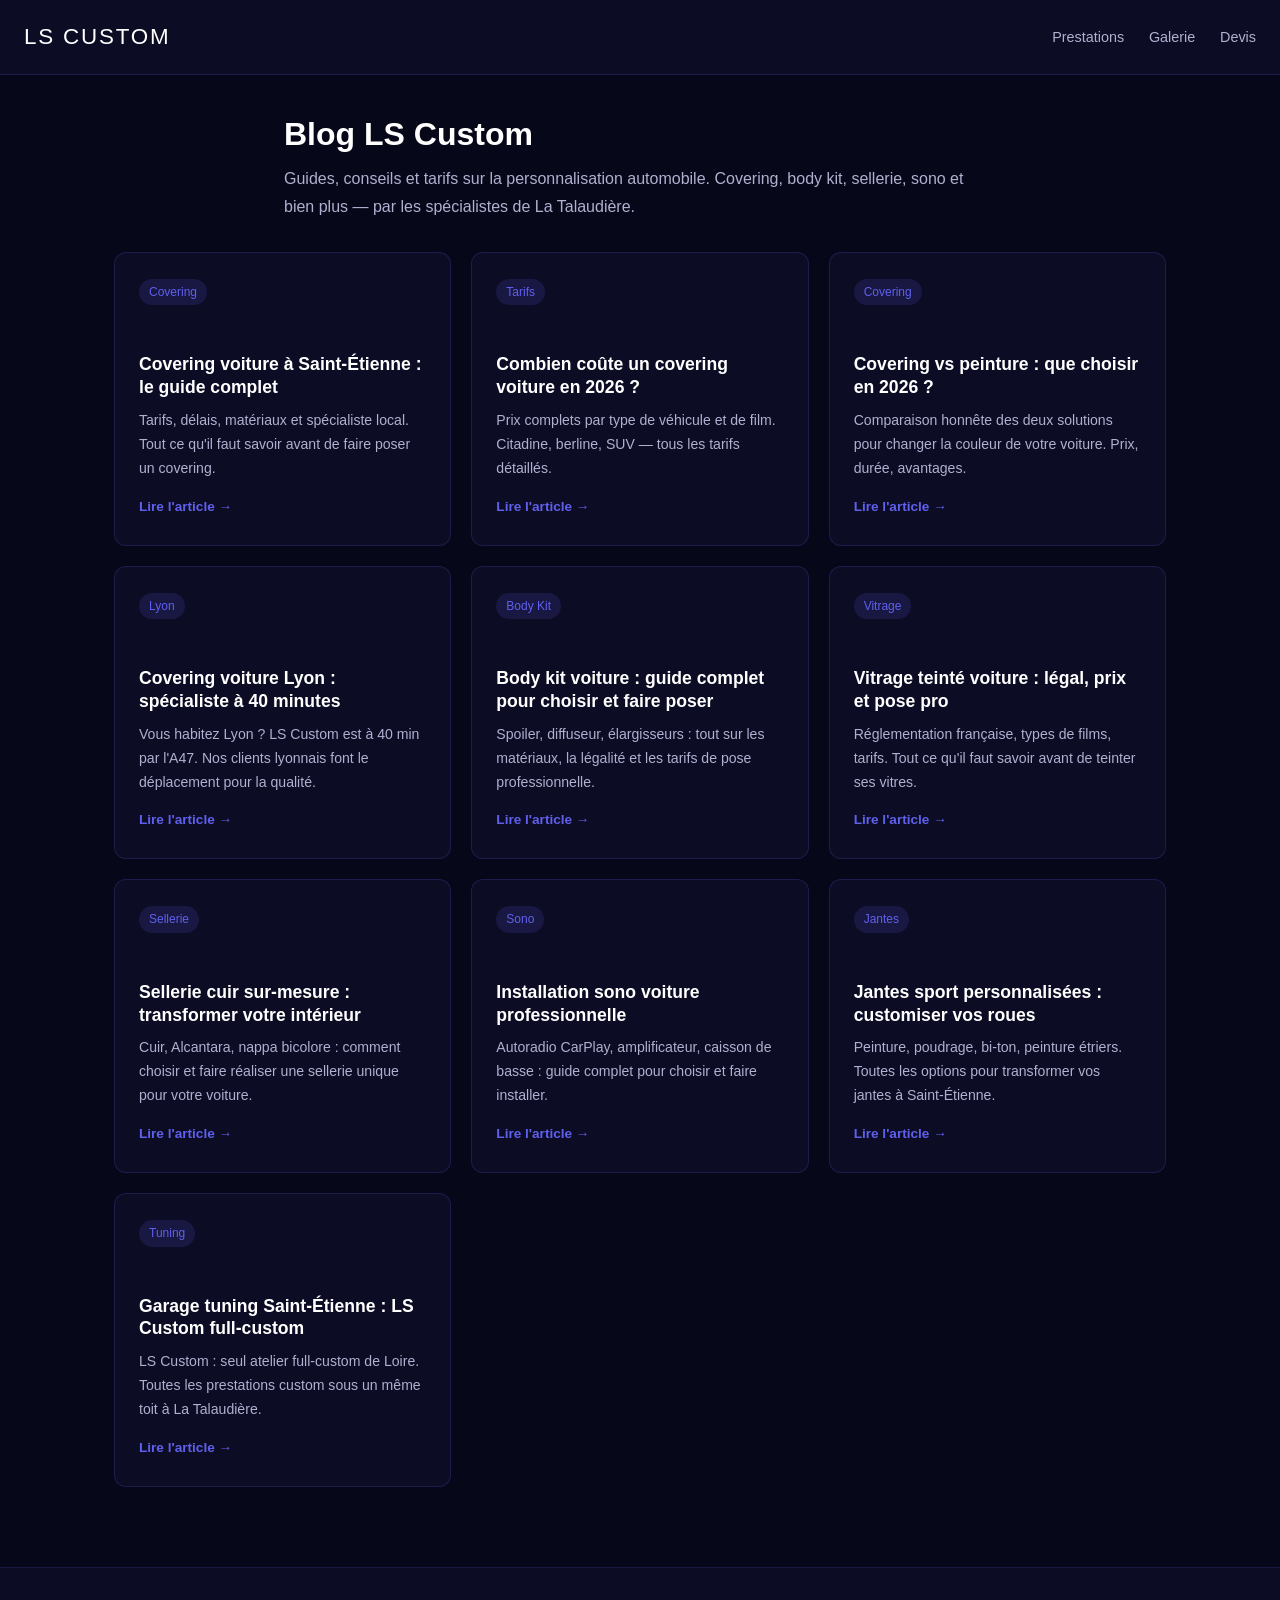
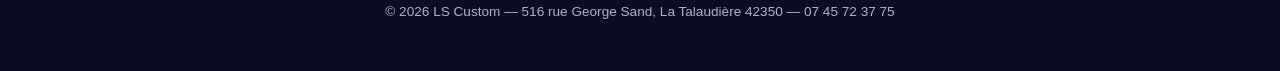
<file: blog/index.html>
<!doctype html>
<html lang="fr">
<head>
<meta charset="utf-8">
<title>Blog LS Custom — Conseils covering, body kit, tuning automobile Saint-Étienne</title>
<meta name="description" content="Blog LS Custom : conseils covering voiture, body kit, vitrage teinté, sellerie, sono et jantes. Spécialiste personnalisation automobile à Saint-Étienne (42).">
<meta name="viewport" content="width=device-width,initial-scale=1">
<link rel="canonical" href="https://ls-customs.fr/blog/">
<meta property="og:title" content="Blog LS Custom — Conseils tuning automobile Saint-Étienne">
<meta property="og:description" content="Guides, tarifs et conseils sur le covering, body kit, sellerie et personnalisation auto.">
<meta property="og:url" content="https://ls-customs.fr/blog/">
<meta property="og:type" content="website">
<link rel="stylesheet" href="blog.css">
<style>
.blog-grid{display:grid;grid-template-columns:repeat(auto-fill,minmax(300px,1fr));gap:20px;margin-top:32px}
.card{background:#0c0c24;border:1px solid rgba(96,96,238,.2);border-radius:12px;padding:24px;transition:.2s}
.card:hover{border-color:rgba(96,96,238,.5);transform:translateY(-2px)}
.card a{text-decoration:none}
.card .tag{display:inline-block;background:rgba(96,96,238,.15);color:#6060ee;padding:3px 10px;border-radius:20px;font-size:.75rem;margin-bottom:12px}
.card h2{font-family:'Anton',sans-serif;font-size:1.1rem;margin-bottom:10px;color:#fff;line-height:1.3}
.card p{font-size:.88rem;color:#b0b0d0;margin-bottom:0}
.card .lire{display:inline-block;margin-top:14px;color:#6060ee;font-size:.85rem;font-weight:600}
.hero-blog{max-width:760px;margin:40px auto 0;padding:0 24px}
.hero-blog h1{font-family:'Anton',sans-serif;font-size:2rem;margin-bottom:12px}
.hero-blog p{color:#b0b0d0;font-size:1rem}
</style>
</head>
<body>
<header>
  <a class="logo" href="https://ls-customs.fr">LS CUSTOM</a>
  <nav>
    <a href="https://ls-customs.fr/#prestations">Prestations</a>
    <a href="https://ls-customs.fr/#galerie">Galerie</a>
    <a href="https://ls-customs.fr/#devis">Devis</a>
  </nav>
</header>

<div class="hero-blog">
  <h1>Blog LS Custom</h1>
  <p>Guides, conseils et tarifs sur la personnalisation automobile. Covering, body kit, sellerie, sono et bien plus — par les spécialistes de La Talaudière.</p>
</div>

<div style="max-width:1100px;margin:0 auto;padding:0 24px 80px">
  <div class="blog-grid">

    <div class="card">
      <a href="covering-voiture-saint-etienne.html">
        <span class="tag">Covering</span>
        <h2>Covering voiture à Saint-Étienne : le guide complet</h2>
        <p>Tarifs, délais, matériaux et spécialiste local. Tout ce qu'il faut savoir avant de faire poser un covering.</p>
        <span class="lire">Lire l'article →</span>
      </a>
    </div>

    <div class="card">
      <a href="covering-voiture-prix.html">
        <span class="tag">Tarifs</span>
        <h2>Combien coûte un covering voiture en 2026 ?</h2>
        <p>Prix complets par type de véhicule et de film. Citadine, berline, SUV — tous les tarifs détaillés.</p>
        <span class="lire">Lire l'article →</span>
      </a>
    </div>

    <div class="card">
      <a href="covering-vs-peinture.html">
        <span class="tag">Covering</span>
        <h2>Covering vs peinture : que choisir en 2026 ?</h2>
        <p>Comparaison honnête des deux solutions pour changer la couleur de votre voiture. Prix, durée, avantages.</p>
        <span class="lire">Lire l'article →</span>
      </a>
    </div>

    <div class="card">
      <a href="covering-voiture-lyon.html">
        <span class="tag">Lyon</span>
        <h2>Covering voiture Lyon : spécialiste à 40 minutes</h2>
        <p>Vous habitez Lyon ? LS Custom est à 40 min par l'A47. Nos clients lyonnais font le déplacement pour la qualité.</p>
        <span class="lire">Lire l'article →</span>
      </a>
    </div>

    <div class="card">
      <a href="body-kit-voiture.html">
        <span class="tag">Body Kit</span>
        <h2>Body kit voiture : guide complet pour choisir et faire poser</h2>
        <p>Spoiler, diffuseur, élargisseurs : tout sur les matériaux, la légalité et les tarifs de pose professionnelle.</p>
        <span class="lire">Lire l'article →</span>
      </a>
    </div>

    <div class="card">
      <a href="vitrage-teinte-voiture.html">
        <span class="tag">Vitrage</span>
        <h2>Vitrage teinté voiture : légal, prix et pose pro</h2>
        <p>Réglementation française, types de films, tarifs. Tout ce qu'il faut savoir avant de teinter ses vitres.</p>
        <span class="lire">Lire l'article →</span>
      </a>
    </div>

    <div class="card">
      <a href="sellerie-cuir-voiture.html">
        <span class="tag">Sellerie</span>
        <h2>Sellerie cuir sur-mesure : transformer votre intérieur</h2>
        <p>Cuir, Alcantara, nappa bicolore : comment choisir et faire réaliser une sellerie unique pour votre voiture.</p>
        <span class="lire">Lire l'article →</span>
      </a>
    </div>

    <div class="card">
      <a href="sono-voiture-installation.html">
        <span class="tag">Sono</span>
        <h2>Installation sono voiture professionnelle</h2>
        <p>Autoradio CarPlay, amplificateur, caisson de basse : guide complet pour choisir et faire installer.</p>
        <span class="lire">Lire l'article →</span>
      </a>
    </div>

    <div class="card">
      <a href="jantes-sport-personnalisees.html">
        <span class="tag">Jantes</span>
        <h2>Jantes sport personnalisées : customiser vos roues</h2>
        <p>Peinture, poudrage, bi-ton, peinture étriers. Toutes les options pour transformer vos jantes à Saint-Étienne.</p>
        <span class="lire">Lire l'article →</span>
      </a>
    </div>

    <div class="card">
      <a href="garage-tuning-saint-etienne.html">
        <span class="tag">Tuning</span>
        <h2>Garage tuning Saint-Étienne : LS Custom full-custom</h2>
        <p>LS Custom : seul atelier full-custom de Loire. Toutes les prestations custom sous un même toit à La Talaudière.</p>
        <span class="lire">Lire l'article →</span>
      </a>
    </div>

  </div>
</div>

<footer>
  <p>© 2026 <a href="https://ls-customs.fr">LS Custom</a> — 516 rue George Sand, La Talaudière 42350 — <a href="https://wa.me/33745723775">07 45 72 37 75</a></p>
</footer>
</body>
</html>
</file>
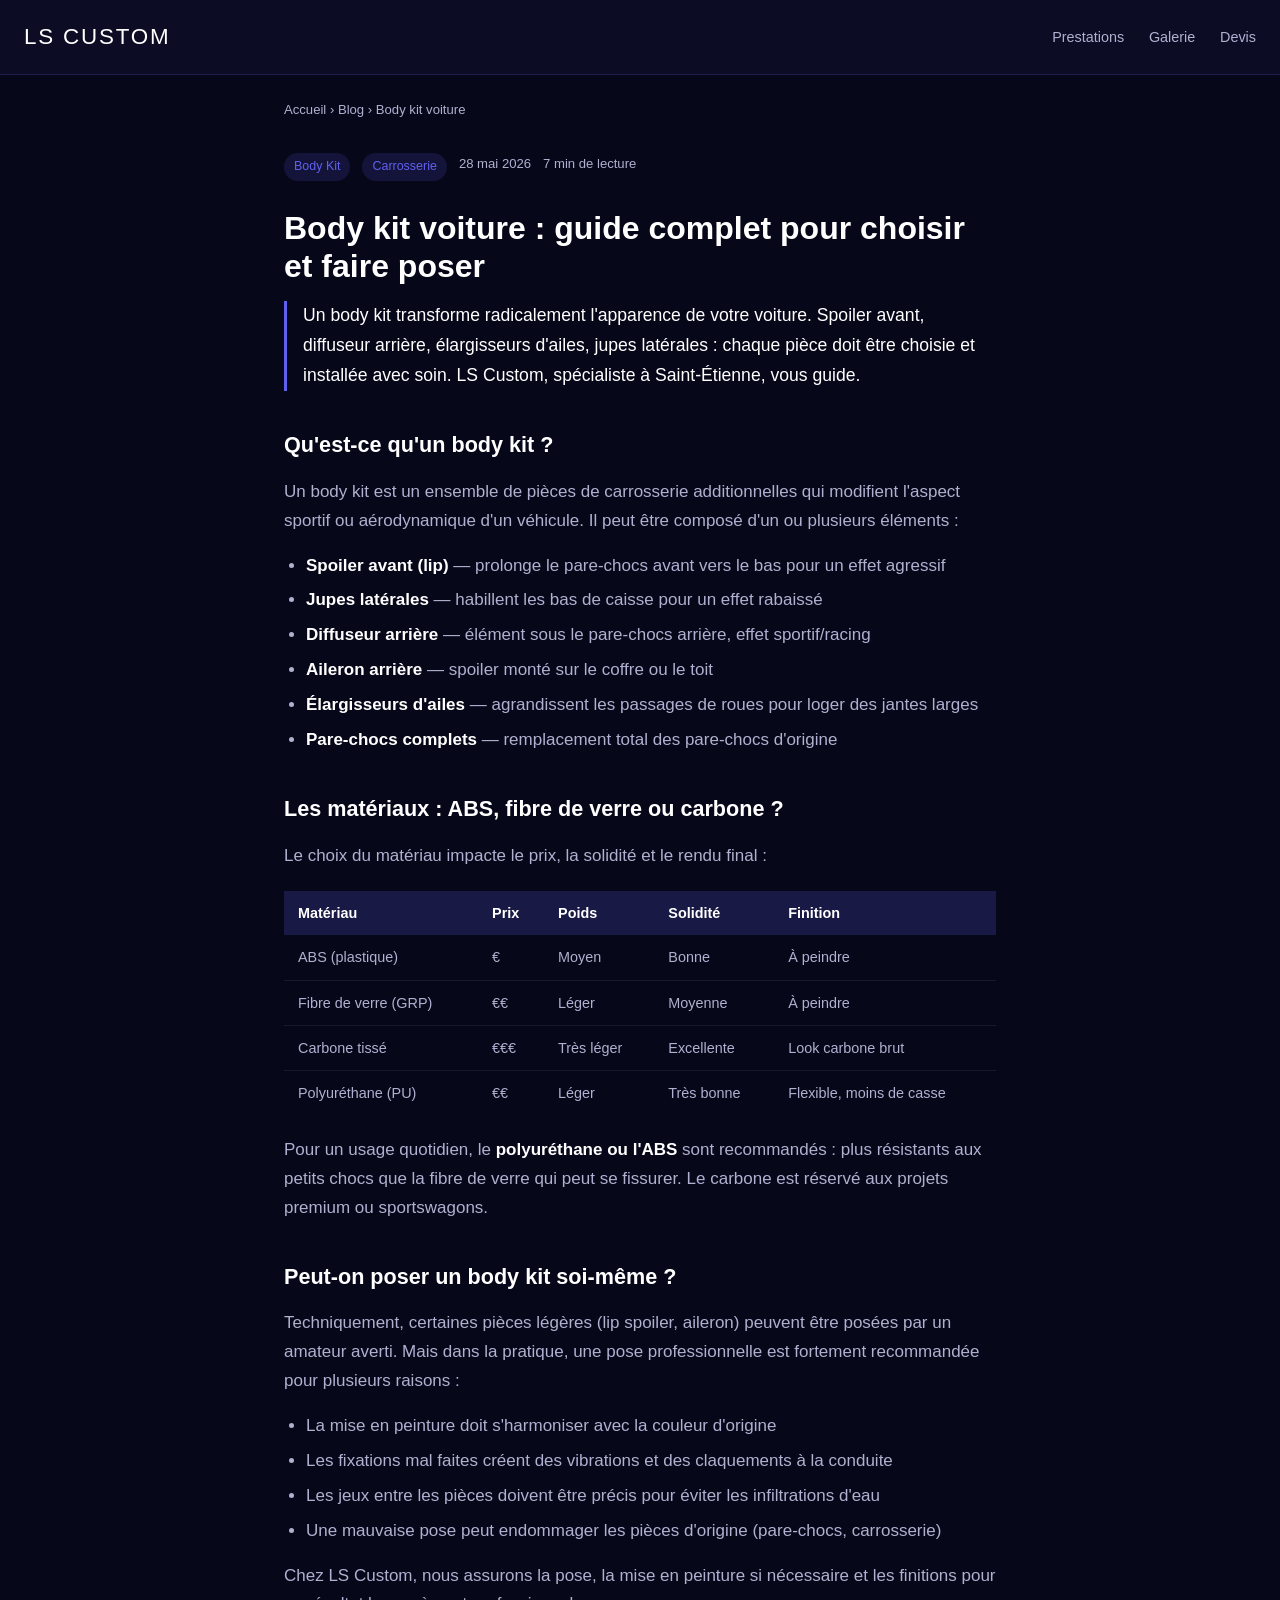
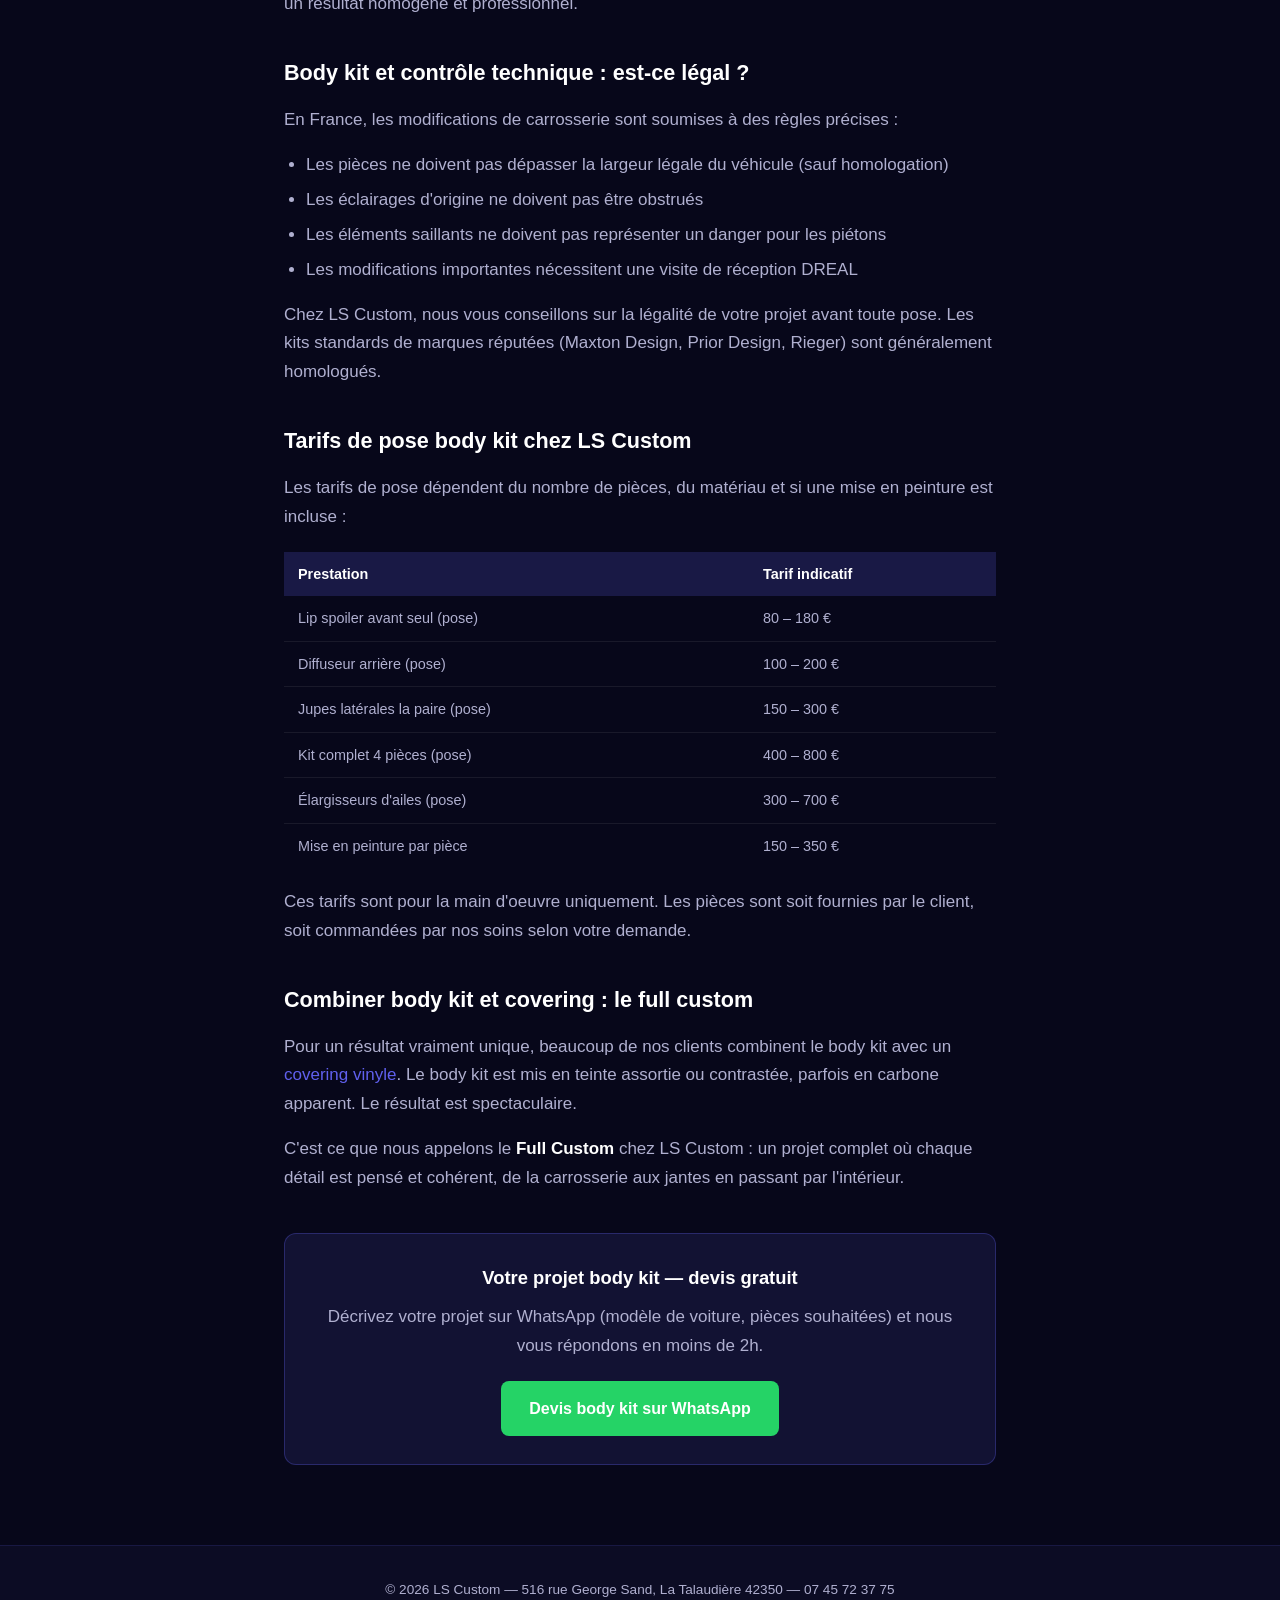
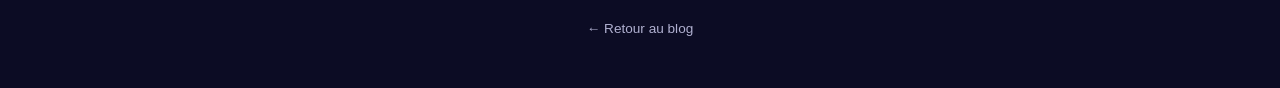
<file: blog/body-kit-voiture.html>
<!doctype html>
<html lang="fr">
<head>
<meta charset="utf-8">
<title>Body kit voiture : installation professionnelle — LS Custom Saint-Étienne</title>
<meta name="description" content="Body kit voiture : tout savoir sur le choix et la pose professionnelle. Spoiler, diffuseur, élargisseurs d'ailes. LS Custom, spécialiste body kit Loire et Rhône-Alpes.">
<meta name="viewport" content="width=device-width,initial-scale=1">
<link rel="canonical" href="https://ls-customs.fr/blog/body-kit-voiture.html">
<meta property="og:title" content="Body kit voiture : installation pro — LS Custom">
<meta property="og:description" content="Guide complet body kit voiture : choix, pose, tarifs. Spécialiste LS Custom Saint-Étienne.">
<meta property="og:url" content="https://ls-customs.fr/blog/body-kit-voiture.html">
<meta property="og:type" content="article">
<script type="application/ld+json">
{"@context":"https://schema.org","@type":"Article","headline":"Body kit voiture : installation professionnelle par LS Custom","datePublished":"2026-05-28","author":{"@type":"Organization","name":"LS Custom"},"publisher":{"@type":"Organization","name":"LS Custom","url":"https://ls-customs.fr"}}
</script>
<link rel="stylesheet" href="blog.css">
</head>
<body>
<header>
  <a class="logo" href="https://ls-customs.fr">LS CUSTOM</a>
  <nav>
    <a href="https://ls-customs.fr/#prestations">Prestations</a>
    <a href="https://ls-customs.fr/#galerie">Galerie</a>
    <a href="https://ls-customs.fr/#devis">Devis</a>
  </nav>
</header>

<div class="breadcrumb">
  <a href="https://ls-customs.fr">Accueil</a> › <a href="https://ls-customs.fr/blog/">Blog</a> › Body kit voiture
</div>

<article>
  <div class="article-meta">
    <span class="tag">Body Kit</span>
    <span class="tag">Carrosserie</span>
    <span>28 mai 2026</span>
    <span>7 min de lecture</span>
  </div>

  <h1>Body kit voiture : guide complet pour choisir et faire poser</h1>

  <p class="intro">Un body kit transforme radicalement l'apparence de votre voiture. Spoiler avant, diffuseur arrière, élargisseurs d'ailes, jupes latérales : chaque pièce doit être choisie et installée avec soin. LS Custom, spécialiste à Saint-Étienne, vous guide.</p>

  <h2>Qu'est-ce qu'un body kit ?</h2>
  <p>Un body kit est un ensemble de pièces de carrosserie additionnelles qui modifient l'aspect sportif ou aérodynamique d'un véhicule. Il peut être composé d'un ou plusieurs éléments :</p>
  <ul>
    <li><strong>Spoiler avant (lip)</strong> — prolonge le pare-chocs avant vers le bas pour un effet agressif</li>
    <li><strong>Jupes latérales</strong> — habillent les bas de caisse pour un effet rabaissé</li>
    <li><strong>Diffuseur arrière</strong> — élément sous le pare-chocs arrière, effet sportif/racing</li>
    <li><strong>Aileron arrière</strong> — spoiler monté sur le coffre ou le toit</li>
    <li><strong>Élargisseurs d'ailes</strong> — agrandissent les passages de roues pour loger des jantes larges</li>
    <li><strong>Pare-chocs complets</strong> — remplacement total des pare-chocs d'origine</li>
  </ul>

  <h2>Les matériaux : ABS, fibre de verre ou carbone ?</h2>
  <p>Le choix du matériau impacte le prix, la solidité et le rendu final :</p>
  <table class="table-prix">
    <thead><tr><th>Matériau</th><th>Prix</th><th>Poids</th><th>Solidité</th><th>Finition</th></tr></thead>
    <tbody>
      <tr><td>ABS (plastique)</td><td>€</td><td>Moyen</td><td>Bonne</td><td>À peindre</td></tr>
      <tr><td>Fibre de verre (GRP)</td><td>€€</td><td>Léger</td><td>Moyenne</td><td>À peindre</td></tr>
      <tr><td>Carbone tissé</td><td>€€€</td><td>Très léger</td><td>Excellente</td><td>Look carbone brut</td></tr>
      <tr><td>Polyuréthane (PU)</td><td>€€</td><td>Léger</td><td>Très bonne</td><td>Flexible, moins de casse</td></tr>
    </tbody>
  </table>
  <p>Pour un usage quotidien, le <strong>polyuréthane ou l'ABS</strong> sont recommandés : plus résistants aux petits chocs que la fibre de verre qui peut se fissurer. Le carbone est réservé aux projets premium ou sportswagons.</p>

  <h2>Peut-on poser un body kit soi-même ?</h2>
  <p>Techniquement, certaines pièces légères (lip spoiler, aileron) peuvent être posées par un amateur averti. Mais dans la pratique, une pose professionnelle est fortement recommandée pour plusieurs raisons :</p>
  <ul>
    <li>La mise en peinture doit s'harmoniser avec la couleur d'origine</li>
    <li>Les fixations mal faites créent des vibrations et des claquements à la conduite</li>
    <li>Les jeux entre les pièces doivent être précis pour éviter les infiltrations d'eau</li>
    <li>Une mauvaise pose peut endommager les pièces d'origine (pare-chocs, carrosserie)</li>
  </ul>
  <p>Chez LS Custom, nous assurons la pose, la mise en peinture si nécessaire et les finitions pour un résultat homogène et professionnel.</p>

  <h2>Body kit et contrôle technique : est-ce légal ?</h2>
  <p>En France, les modifications de carrosserie sont soumises à des règles précises :</p>
  <ul>
    <li>Les pièces ne doivent pas dépasser la largeur légale du véhicule (sauf homologation)</li>
    <li>Les éclairages d'origine ne doivent pas être obstrués</li>
    <li>Les éléments saillants ne doivent pas représenter un danger pour les piétons</li>
    <li>Les modifications importantes nécessitent une visite de réception DREAL</li>
  </ul>
  <p>Chez LS Custom, nous vous conseillons sur la légalité de votre projet avant toute pose. Les kits standards de marques réputées (Maxton Design, Prior Design, Rieger) sont généralement homologués.</p>

  <h2>Tarifs de pose body kit chez LS Custom</h2>
  <p>Les tarifs de pose dépendent du nombre de pièces, du matériau et si une mise en peinture est incluse :</p>
  <table class="table-prix">
    <thead><tr><th>Prestation</th><th>Tarif indicatif</th></tr></thead>
    <tbody>
      <tr><td>Lip spoiler avant seul (pose)</td><td>80 – 180 €</td></tr>
      <tr><td>Diffuseur arrière (pose)</td><td>100 – 200 €</td></tr>
      <tr><td>Jupes latérales la paire (pose)</td><td>150 – 300 €</td></tr>
      <tr><td>Kit complet 4 pièces (pose)</td><td>400 – 800 €</td></tr>
      <tr><td>Élargisseurs d'ailes (pose)</td><td>300 – 700 €</td></tr>
      <tr><td>Mise en peinture par pièce</td><td>150 – 350 €</td></tr>
    </tbody>
  </table>
  <p>Ces tarifs sont pour la main d'oeuvre uniquement. Les pièces sont soit fournies par le client, soit commandées par nos soins selon votre demande.</p>

  <h2>Combiner body kit et covering : le full custom</h2>
  <p>Pour un résultat vraiment unique, beaucoup de nos clients combinent le body kit avec un <a href="https://ls-customs.fr/blog/covering-voiture-saint-etienne.html">covering vinyle</a>. Le body kit est mis en teinte assortie ou contrastée, parfois en carbone apparent. Le résultat est spectaculaire.</p>
  <p>C'est ce que nous appelons le <strong>Full Custom</strong> chez LS Custom : un projet complet où chaque détail est pensé et cohérent, de la carrosserie aux jantes en passant par l'intérieur.</p>

  <div class="cta-box">
    <h3>Votre projet body kit — devis gratuit</h3>
    <p>Décrivez votre projet sur WhatsApp (modèle de voiture, pièces souhaitées) et nous vous répondons en moins de 2h.</p>
    <a class="btn-wa" href="https://wa.me/33745723775" target="_blank" rel="noopener">Devis body kit sur WhatsApp</a>
  </div>
</article>

<footer>
  <p>© 2026 <a href="https://ls-customs.fr">LS Custom</a> — 516 rue George Sand, La Talaudière 42350 — <a href="https://wa.me/33745723775">07 45 72 37 75</a></p>
  <p style="margin-top:8px"><a href="https://ls-customs.fr/blog/">← Retour au blog</a></p>
</footer>
</body>
</html>
</file>
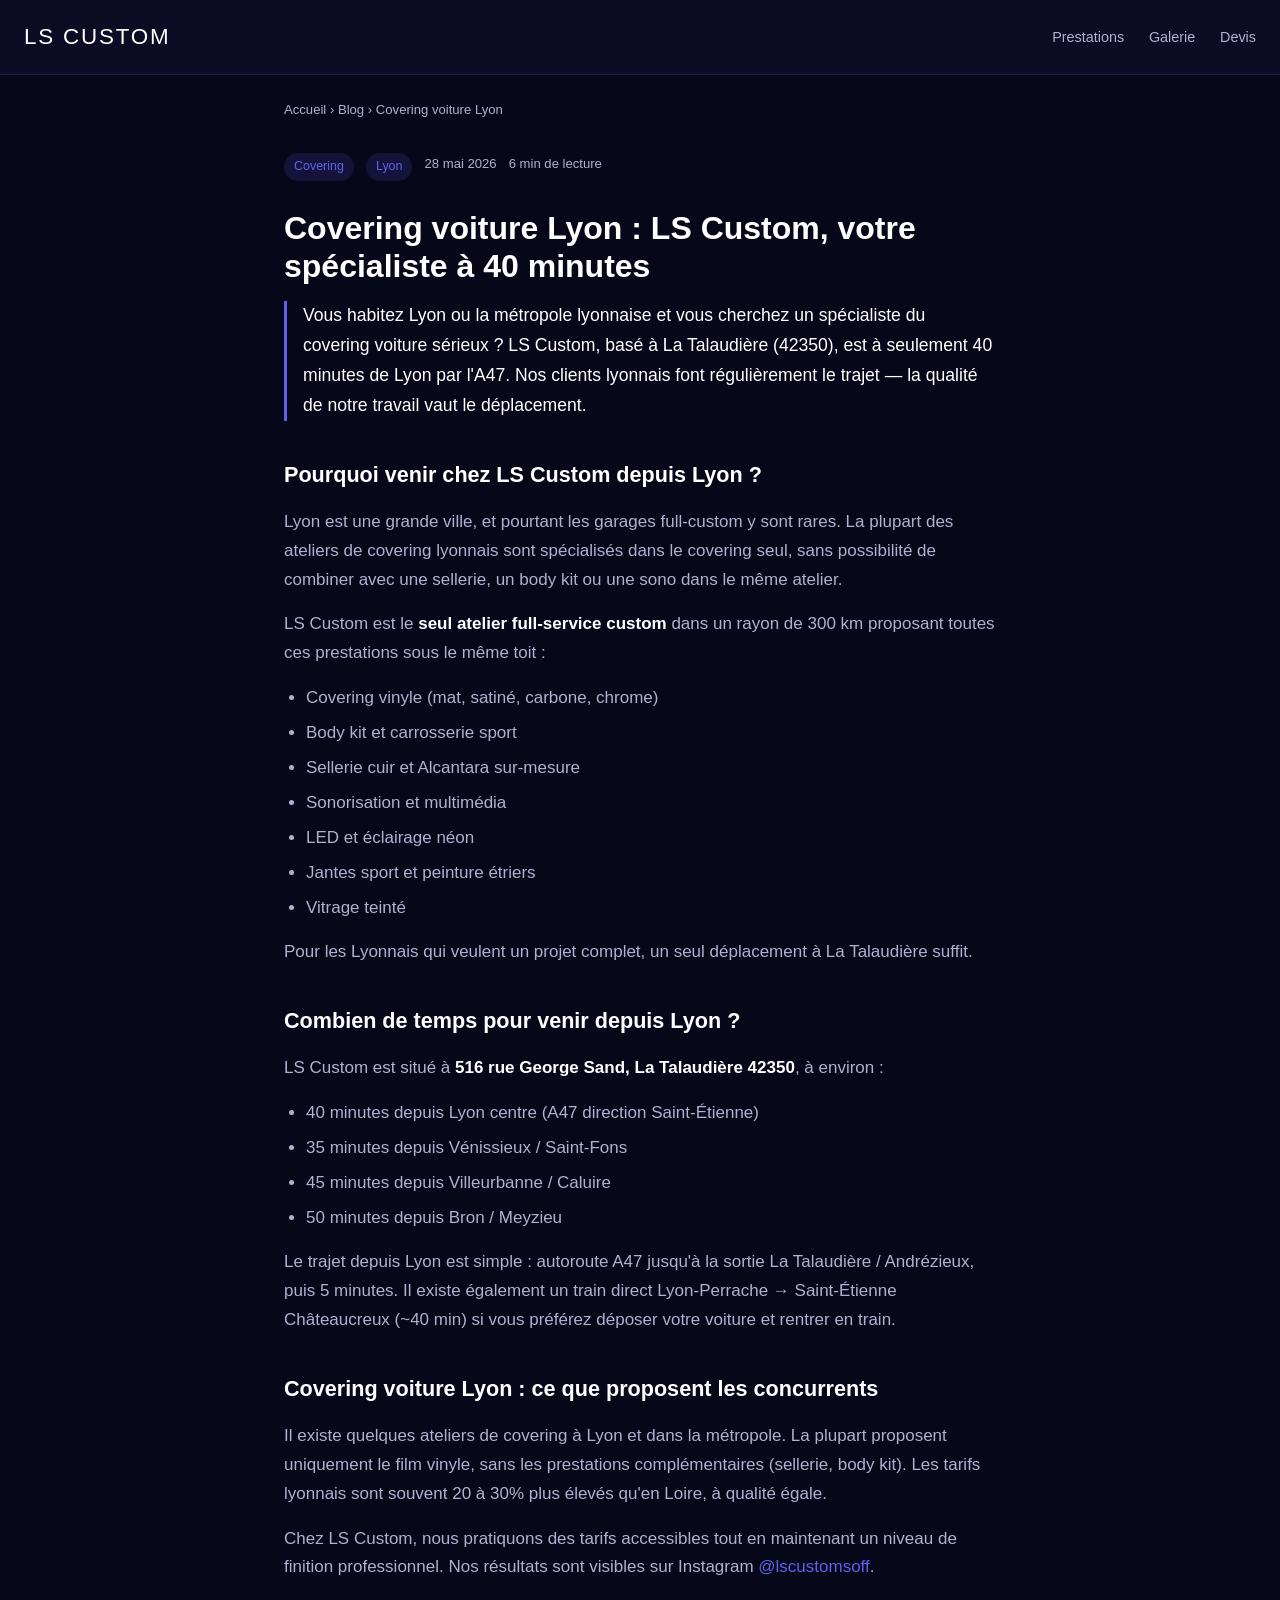
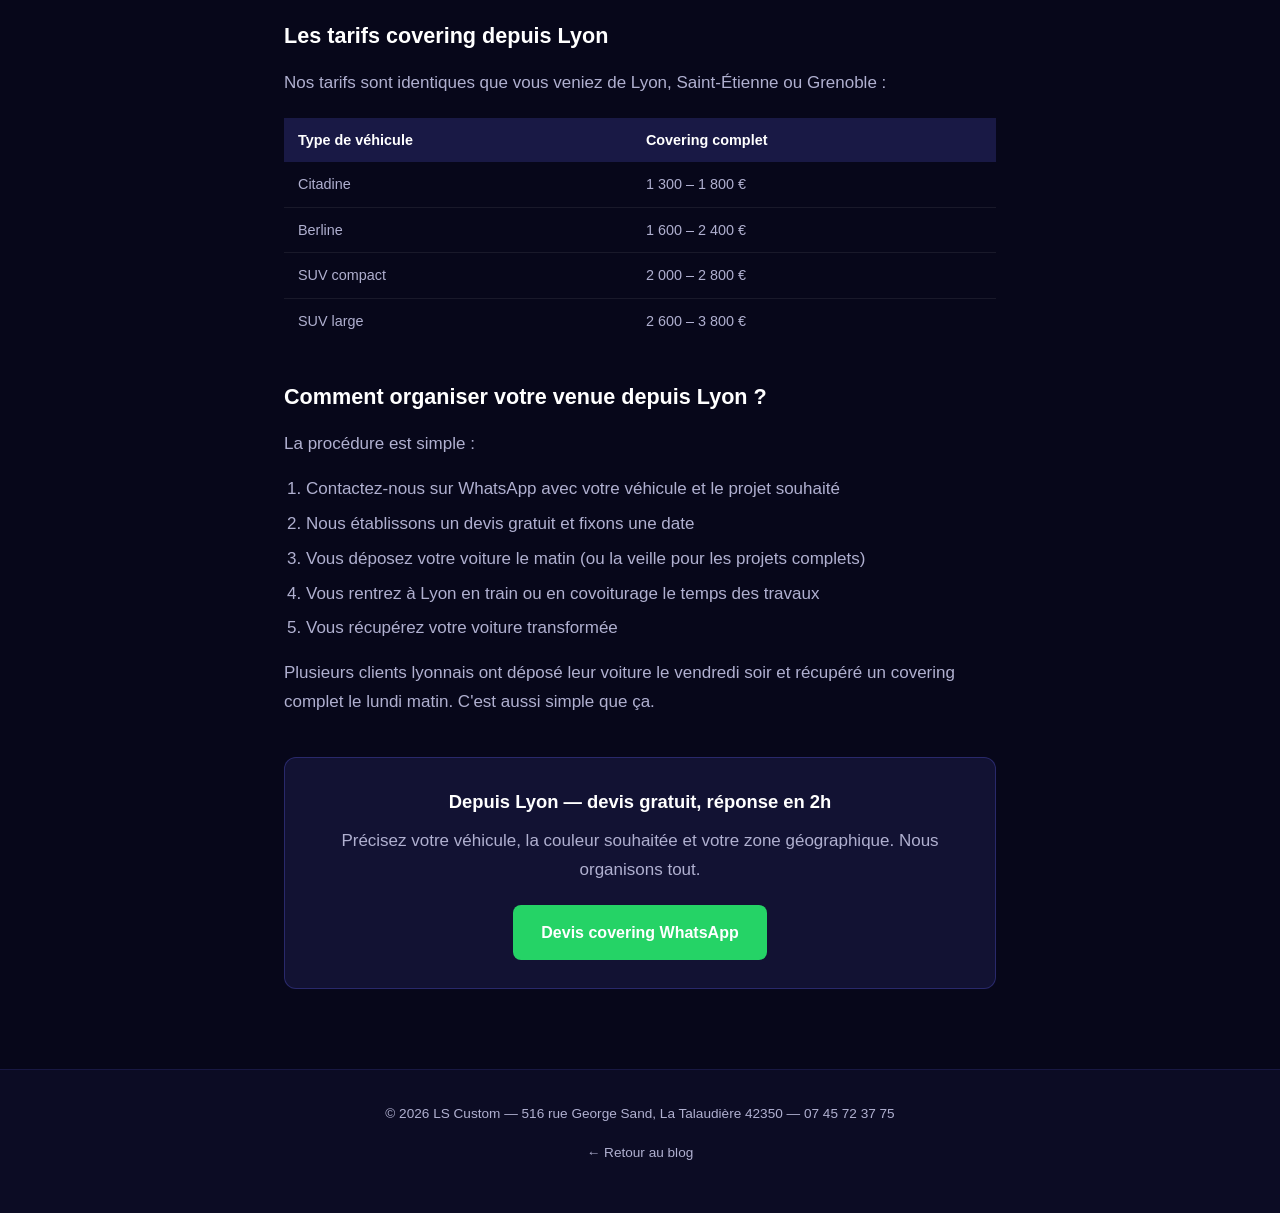
<file: blog/covering-voiture-lyon.html>
<!doctype html>
<html lang="fr">
<head>
<meta charset="utf-8">
<title>Covering voiture Lyon — Spécialiste à 40 min : LS Custom La Talaudière</title>
<meta name="description" content="Covering voiture près de Lyon : LS Custom à La Talaudière (42), à seulement 40 min de Lyon. Vinyle mat, satiné, carbone. Devis gratuit sur WhatsApp.">
<meta name="viewport" content="width=device-width,initial-scale=1">
<link rel="canonical" href="https://ls-customs.fr/blog/covering-voiture-lyon.html">
<meta property="og:title" content="Covering voiture Lyon — LS Custom à 40 min">
<meta property="og:description" content="Spécialiste covering voiture proche de Lyon. LS Custom La Talaudière 42. Devis gratuit.">
<meta property="og:url" content="https://ls-customs.fr/blog/covering-voiture-lyon.html">
<meta property="og:type" content="article">
<script type="application/ld+json">
{"@context":"https://schema.org","@type":"Article","headline":"Covering voiture Lyon : LS Custom à 40 minutes","datePublished":"2026-05-28","author":{"@type":"Organization","name":"LS Custom"},"publisher":{"@type":"Organization","name":"LS Custom","url":"https://ls-customs.fr"}}
</script>
<link rel="stylesheet" href="blog.css">
</head>
<body>
<header>
  <a class="logo" href="https://ls-customs.fr">LS CUSTOM</a>
  <nav>
    <a href="https://ls-customs.fr/#prestations">Prestations</a>
    <a href="https://ls-customs.fr/#galerie">Galerie</a>
    <a href="https://ls-customs.fr/#devis">Devis</a>
  </nav>
</header>

<div class="breadcrumb">
  <a href="https://ls-customs.fr">Accueil</a> › <a href="https://ls-customs.fr/blog/">Blog</a> › Covering voiture Lyon
</div>

<article>
  <div class="article-meta">
    <span class="tag">Covering</span>
    <span class="tag">Lyon</span>
    <span>28 mai 2026</span>
    <span>6 min de lecture</span>
  </div>

  <h1>Covering voiture Lyon : LS Custom, votre spécialiste à 40 minutes</h1>

  <p class="intro">Vous habitez Lyon ou la métropole lyonnaise et vous cherchez un spécialiste du covering voiture sérieux ? LS Custom, basé à La Talaudière (42350), est à seulement 40 minutes de Lyon par l'A47. Nos clients lyonnais font régulièrement le trajet — la qualité de notre travail vaut le déplacement.</p>

  <h2>Pourquoi venir chez LS Custom depuis Lyon ?</h2>
  <p>Lyon est une grande ville, et pourtant les garages full-custom y sont rares. La plupart des ateliers de covering lyonnais sont spécialisés dans le covering seul, sans possibilité de combiner avec une sellerie, un body kit ou une sono dans le même atelier.</p>
  <p>LS Custom est le <strong>seul atelier full-service custom</strong> dans un rayon de 300 km proposant toutes ces prestations sous le même toit :</p>
  <ul>
    <li>Covering vinyle (mat, satiné, carbone, chrome)</li>
    <li>Body kit et carrosserie sport</li>
    <li>Sellerie cuir et Alcantara sur-mesure</li>
    <li>Sonorisation et multimédia</li>
    <li>LED et éclairage néon</li>
    <li>Jantes sport et peinture étriers</li>
    <li>Vitrage teinté</li>
  </ul>
  <p>Pour les Lyonnais qui veulent un projet complet, un seul déplacement à La Talaudière suffit.</p>

  <h2>Combien de temps pour venir depuis Lyon ?</h2>
  <p>LS Custom est situé à <strong>516 rue George Sand, La Talaudière 42350</strong>, à environ :</p>
  <ul>
    <li>40 minutes depuis Lyon centre (A47 direction Saint-Étienne)</li>
    <li>35 minutes depuis Vénissieux / Saint-Fons</li>
    <li>45 minutes depuis Villeurbanne / Caluire</li>
    <li>50 minutes depuis Bron / Meyzieu</li>
  </ul>
  <p>Le trajet depuis Lyon est simple : autoroute A47 jusqu'à la sortie La Talaudière / Andrézieux, puis 5 minutes. Il existe également un train direct Lyon-Perrache → Saint-Étienne Châteaucreux (~40 min) si vous préférez déposer votre voiture et rentrer en train.</p>

  <h2>Covering voiture Lyon : ce que proposent les concurrents</h2>
  <p>Il existe quelques ateliers de covering à Lyon et dans la métropole. La plupart proposent uniquement le film vinyle, sans les prestations complémentaires (sellerie, body kit). Les tarifs lyonnais sont souvent 20 à 30% plus élevés qu'en Loire, à qualité égale.</p>
  <p>Chez LS Custom, nous pratiquons des tarifs accessibles tout en maintenant un niveau de finition professionnel. Nos résultats sont visibles sur Instagram <a href="https://www.instagram.com/lscustomsoff" target="_blank" rel="noopener">@lscustomsoff</a>.</p>

  <h2>Les tarifs covering depuis Lyon</h2>
  <p>Nos tarifs sont identiques que vous veniez de Lyon, Saint-Étienne ou Grenoble :</p>
  <table class="table-prix">
    <thead><tr><th>Type de véhicule</th><th>Covering complet</th></tr></thead>
    <tbody>
      <tr><td>Citadine</td><td>1 300 – 1 800 €</td></tr>
      <tr><td>Berline</td><td>1 600 – 2 400 €</td></tr>
      <tr><td>SUV compact</td><td>2 000 – 2 800 €</td></tr>
      <tr><td>SUV large</td><td>2 600 – 3 800 €</td></tr>
    </tbody>
  </table>

  <h2>Comment organiser votre venue depuis Lyon ?</h2>
  <p>La procédure est simple :</p>
  <ol>
    <li>Contactez-nous sur WhatsApp avec votre véhicule et le projet souhaité</li>
    <li>Nous établissons un devis gratuit et fixons une date</li>
    <li>Vous déposez votre voiture le matin (ou la veille pour les projets complets)</li>
    <li>Vous rentrez à Lyon en train ou en covoiturage le temps des travaux</li>
    <li>Vous récupérez votre voiture transformée</li>
  </ol>
  <p>Plusieurs clients lyonnais ont déposé leur voiture le vendredi soir et récupéré un covering complet le lundi matin. C'est aussi simple que ça.</p>

  <div class="cta-box">
    <h3>Depuis Lyon — devis gratuit, réponse en 2h</h3>
    <p>Précisez votre véhicule, la couleur souhaitée et votre zone géographique. Nous organisons tout.</p>
    <a class="btn-wa" href="https://wa.me/33745723775" target="_blank" rel="noopener">Devis covering WhatsApp</a>
  </div>
</article>

<footer>
  <p>© 2026 <a href="https://ls-customs.fr">LS Custom</a> — 516 rue George Sand, La Talaudière 42350 — <a href="https://wa.me/33745723775">07 45 72 37 75</a></p>
  <p style="margin-top:8px"><a href="https://ls-customs.fr/blog/">← Retour au blog</a></p>
</footer>
</body>
</html>
</file>
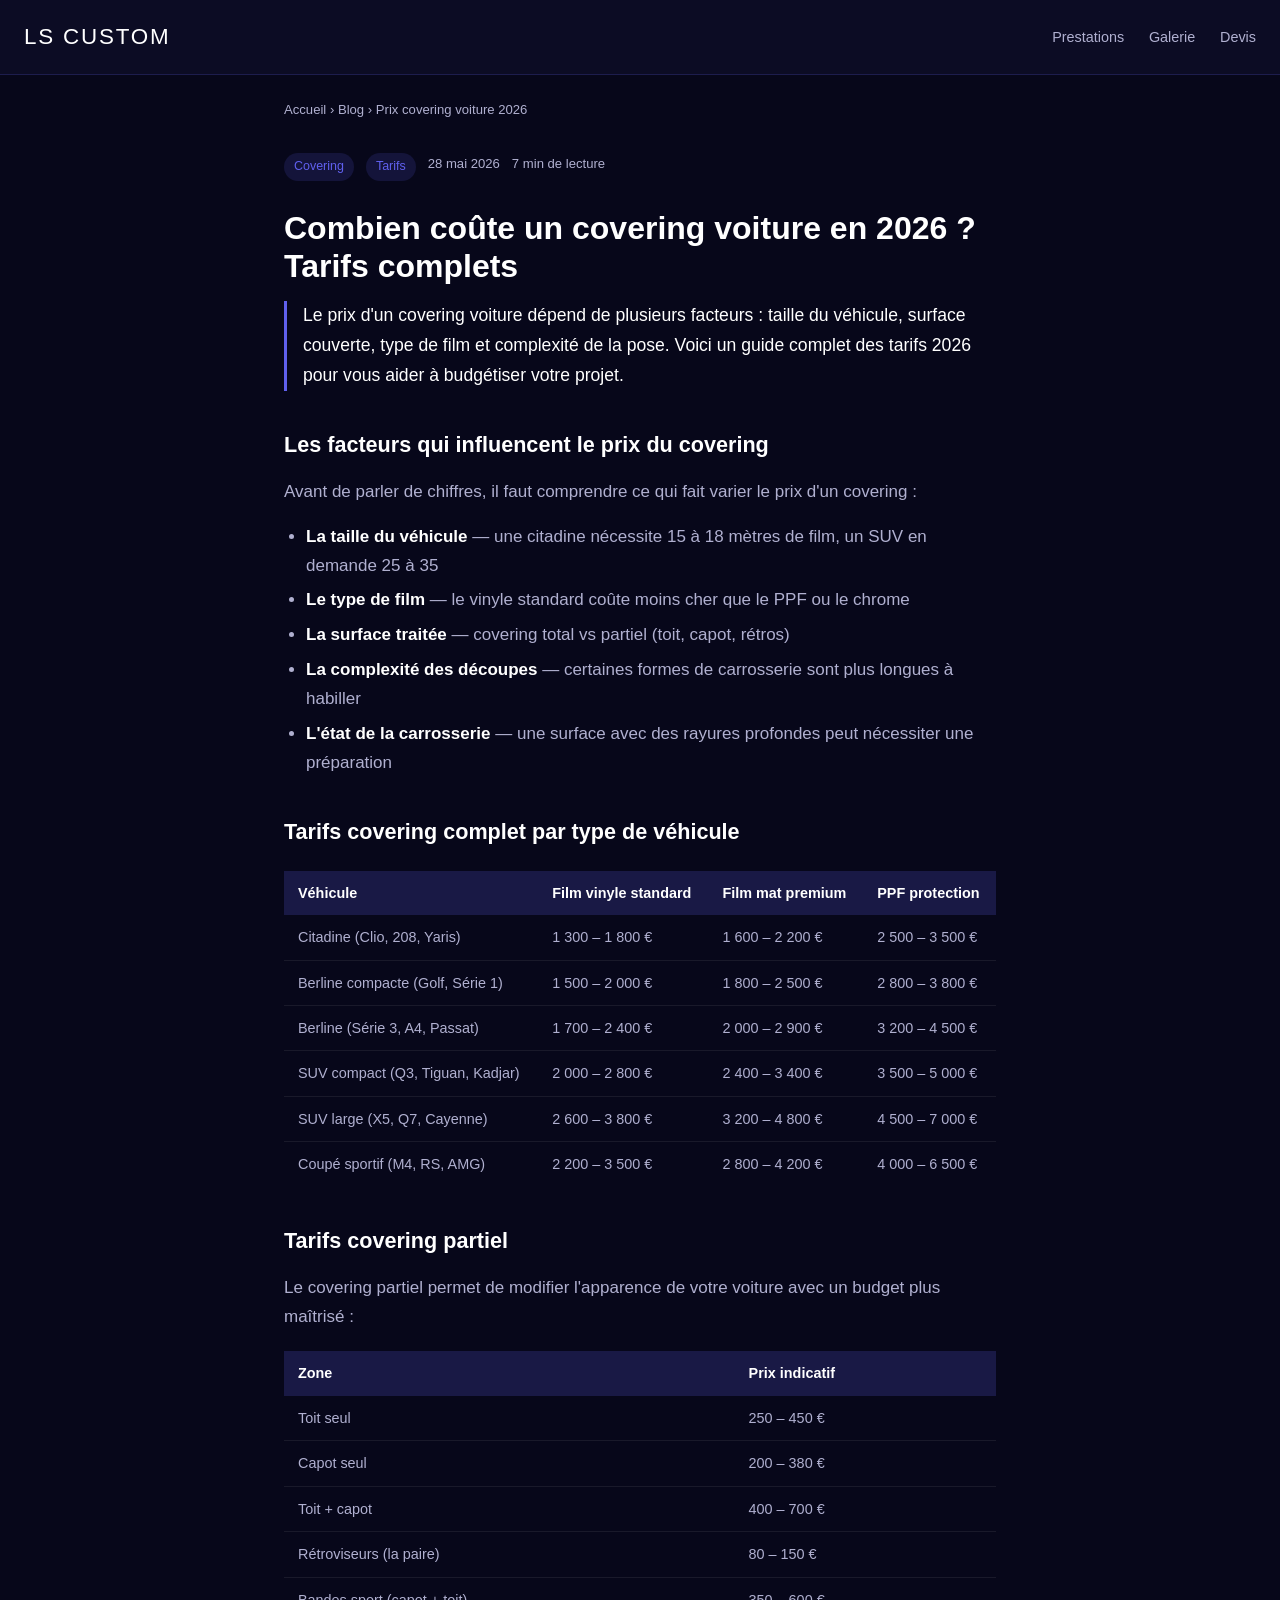
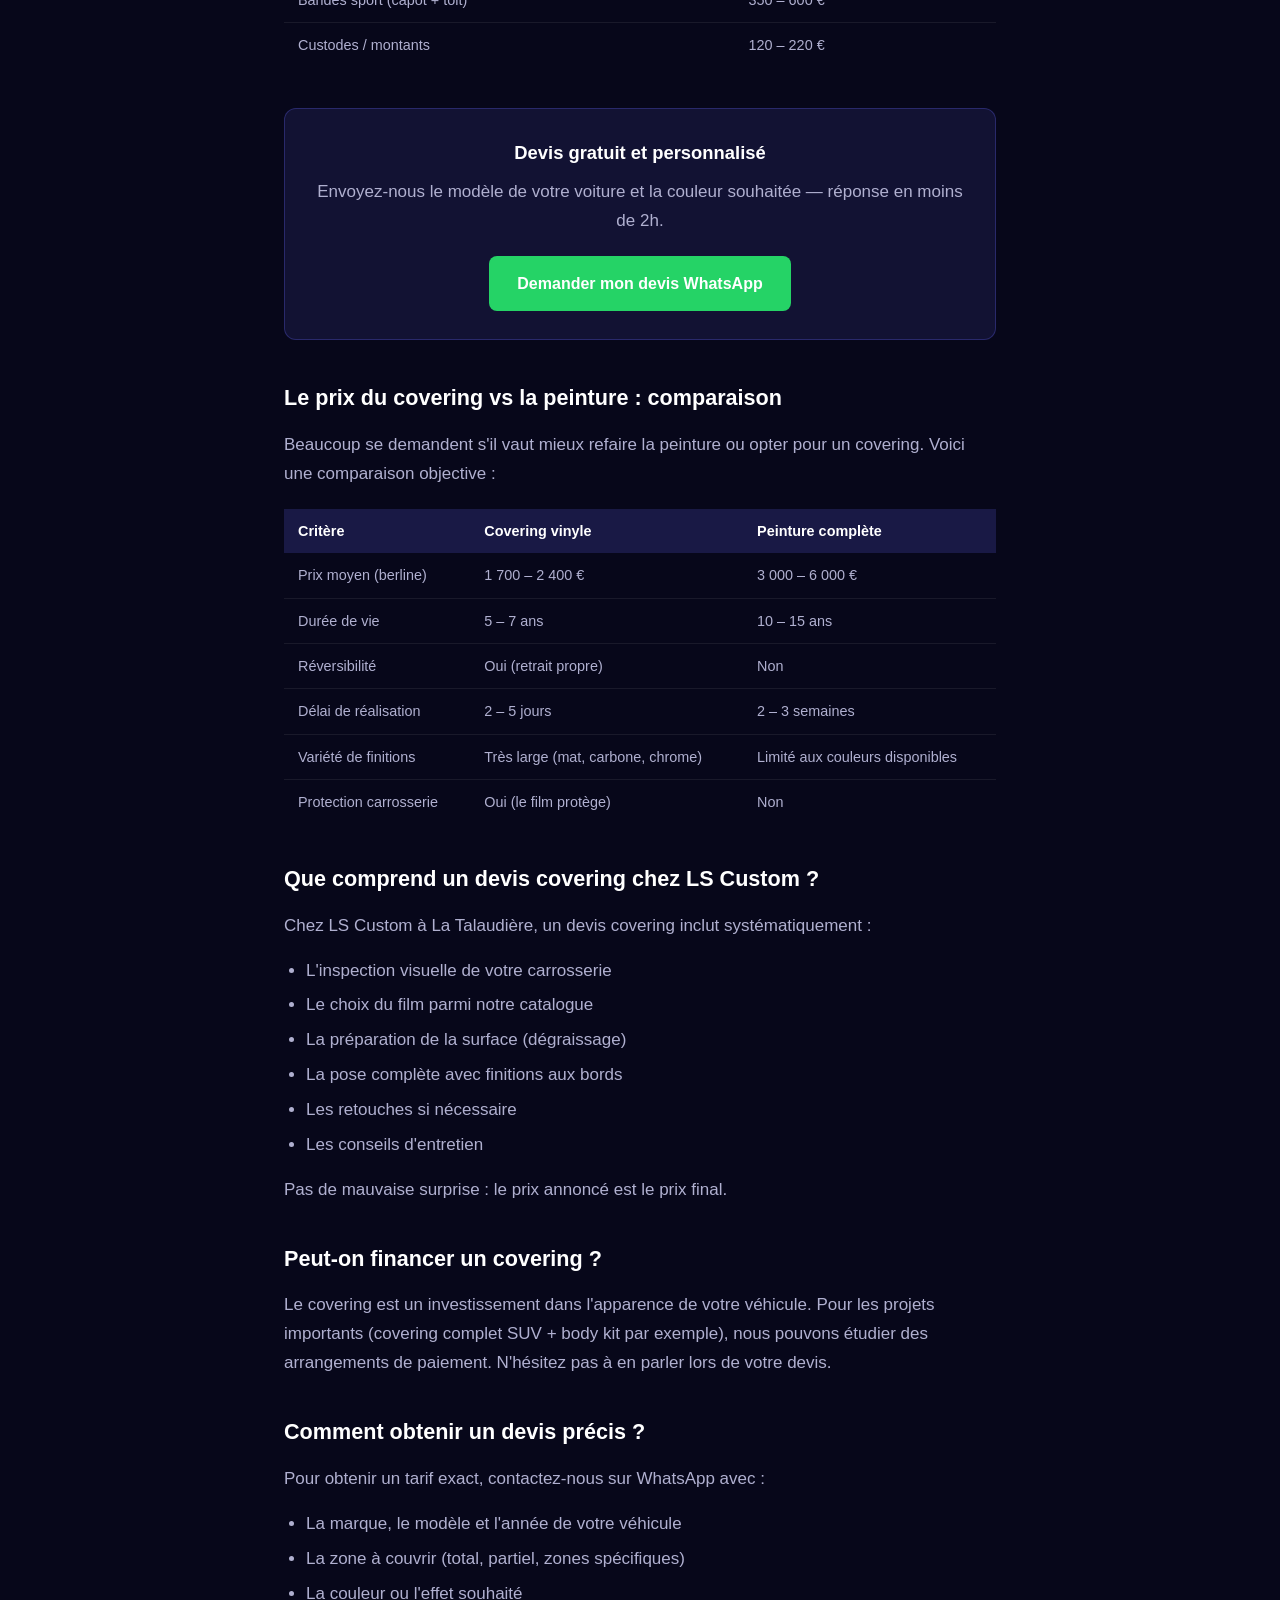
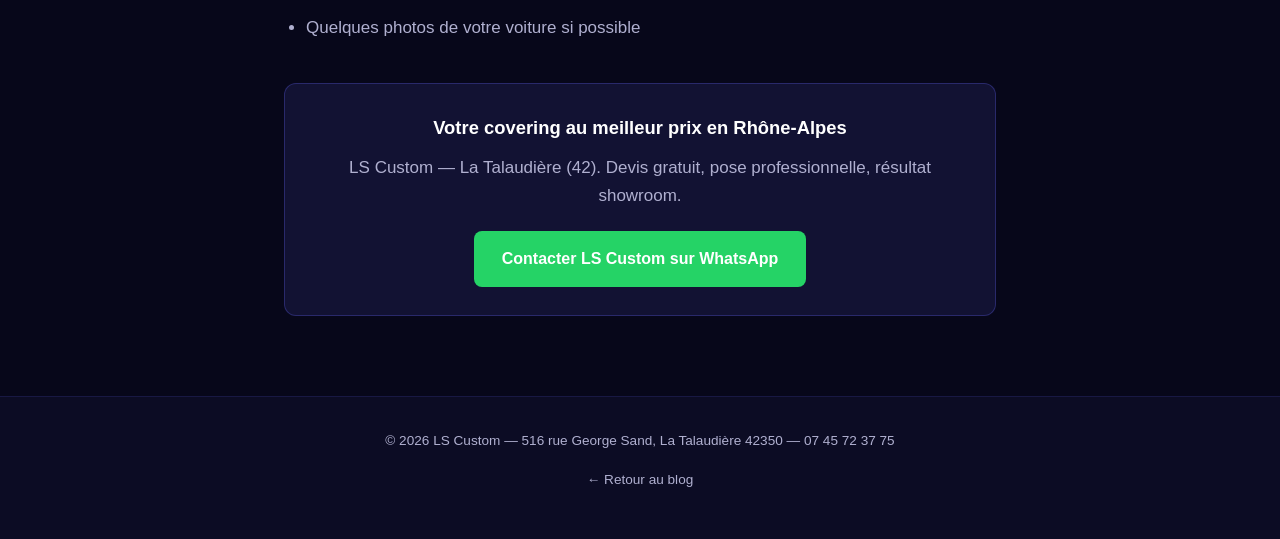
<file: blog/covering-voiture-prix.html>
<!doctype html>
<html lang="fr">
<head>
<meta charset="utf-8">
<title>Prix covering voiture 2026 — Tarifs complets par type de véhicule</title>
<meta name="description" content="Combien coûte un covering voiture ? Tarifs 2026 par type de véhicule et de film. Devis gratuit chez LS Custom, spécialiste covering Saint-Étienne et Rhône-Alpes.">
<meta name="viewport" content="width=device-width,initial-scale=1">
<link rel="canonical" href="https://ls-customs.fr/blog/covering-voiture-prix.html">
<meta property="og:title" content="Prix covering voiture 2026 — Tarifs complets">
<meta property="og:description" content="Tarifs covering voiture 2026 : citadine, berline, SUV. Devis gratuit LS Custom.">
<meta property="og:url" content="https://ls-customs.fr/blog/covering-voiture-prix.html">
<meta property="og:type" content="article">
<script type="application/ld+json">
{"@context":"https://schema.org","@type":"Article","headline":"Combien coûte un covering voiture en 2026 ?","datePublished":"2026-05-28","author":{"@type":"Organization","name":"LS Custom"},"publisher":{"@type":"Organization","name":"LS Custom","url":"https://ls-customs.fr"}}
</script>
<link rel="stylesheet" href="blog.css">
</head>
<body>
<header>
  <a class="logo" href="https://ls-customs.fr">LS CUSTOM</a>
  <nav>
    <a href="https://ls-customs.fr/#prestations">Prestations</a>
    <a href="https://ls-customs.fr/#galerie">Galerie</a>
    <a href="https://ls-customs.fr/#devis">Devis</a>
  </nav>
</header>

<div class="breadcrumb">
  <a href="https://ls-customs.fr">Accueil</a> › <a href="https://ls-customs.fr/blog/">Blog</a> › Prix covering voiture 2026
</div>

<article>
  <div class="article-meta">
    <span class="tag">Covering</span>
    <span class="tag">Tarifs</span>
    <span>28 mai 2026</span>
    <span>7 min de lecture</span>
  </div>

  <h1>Combien coûte un covering voiture en 2026 ? Tarifs complets</h1>

  <p class="intro">Le prix d'un covering voiture dépend de plusieurs facteurs : taille du véhicule, surface couverte, type de film et complexité de la pose. Voici un guide complet des tarifs 2026 pour vous aider à budgétiser votre projet.</p>

  <h2>Les facteurs qui influencent le prix du covering</h2>
  <p>Avant de parler de chiffres, il faut comprendre ce qui fait varier le prix d'un covering :</p>
  <ul>
    <li><strong>La taille du véhicule</strong> — une citadine nécessite 15 à 18 mètres de film, un SUV en demande 25 à 35</li>
    <li><strong>Le type de film</strong> — le vinyle standard coûte moins cher que le PPF ou le chrome</li>
    <li><strong>La surface traitée</strong> — covering total vs partiel (toit, capot, rétros)</li>
    <li><strong>La complexité des découpes</strong> — certaines formes de carrosserie sont plus longues à habiller</li>
    <li><strong>L'état de la carrosserie</strong> — une surface avec des rayures profondes peut nécessiter une préparation</li>
  </ul>

  <h2>Tarifs covering complet par type de véhicule</h2>

  <table class="table-prix">
    <thead><tr><th>Véhicule</th><th>Film vinyle standard</th><th>Film mat premium</th><th>PPF protection</th></tr></thead>
    <tbody>
      <tr><td>Citadine (Clio, 208, Yaris)</td><td>1 300 – 1 800 €</td><td>1 600 – 2 200 €</td><td>2 500 – 3 500 €</td></tr>
      <tr><td>Berline compacte (Golf, Série 1)</td><td>1 500 – 2 000 €</td><td>1 800 – 2 500 €</td><td>2 800 – 3 800 €</td></tr>
      <tr><td>Berline (Série 3, A4, Passat)</td><td>1 700 – 2 400 €</td><td>2 000 – 2 900 €</td><td>3 200 – 4 500 €</td></tr>
      <tr><td>SUV compact (Q3, Tiguan, Kadjar)</td><td>2 000 – 2 800 €</td><td>2 400 – 3 400 €</td><td>3 500 – 5 000 €</td></tr>
      <tr><td>SUV large (X5, Q7, Cayenne)</td><td>2 600 – 3 800 €</td><td>3 200 – 4 800 €</td><td>4 500 – 7 000 €</td></tr>
      <tr><td>Coupé sportif (M4, RS, AMG)</td><td>2 200 – 3 500 €</td><td>2 800 – 4 200 €</td><td>4 000 – 6 500 €</td></tr>
    </tbody>
  </table>

  <h2>Tarifs covering partiel</h2>
  <p>Le covering partiel permet de modifier l'apparence de votre voiture avec un budget plus maîtrisé :</p>

  <table class="table-prix">
    <thead><tr><th>Zone</th><th>Prix indicatif</th></tr></thead>
    <tbody>
      <tr><td>Toit seul</td><td>250 – 450 €</td></tr>
      <tr><td>Capot seul</td><td>200 – 380 €</td></tr>
      <tr><td>Toit + capot</td><td>400 – 700 €</td></tr>
      <tr><td>Rétroviseurs (la paire)</td><td>80 – 150 €</td></tr>
      <tr><td>Bandes sport (capot + toit)</td><td>350 – 600 €</td></tr>
      <tr><td>Custodes / montants</td><td>120 – 220 €</td></tr>
    </tbody>
  </table>

  <div class="cta-box">
    <h3>Devis gratuit et personnalisé</h3>
    <p>Envoyez-nous le modèle de votre voiture et la couleur souhaitée — réponse en moins de 2h.</p>
    <a class="btn-wa" href="https://wa.me/33745723775" target="_blank" rel="noopener">Demander mon devis WhatsApp</a>
  </div>

  <h2>Le prix du covering vs la peinture : comparaison</h2>
  <p>Beaucoup se demandent s'il vaut mieux refaire la peinture ou opter pour un covering. Voici une comparaison objective :</p>

  <table class="table-prix">
    <thead><tr><th>Critère</th><th>Covering vinyle</th><th>Peinture complète</th></tr></thead>
    <tbody>
      <tr><td>Prix moyen (berline)</td><td>1 700 – 2 400 €</td><td>3 000 – 6 000 €</td></tr>
      <tr><td>Durée de vie</td><td>5 – 7 ans</td><td>10 – 15 ans</td></tr>
      <tr><td>Réversibilité</td><td>Oui (retrait propre)</td><td>Non</td></tr>
      <tr><td>Délai de réalisation</td><td>2 – 5 jours</td><td>2 – 3 semaines</td></tr>
      <tr><td>Variété de finitions</td><td>Très large (mat, carbone, chrome)</td><td>Limité aux couleurs disponibles</td></tr>
      <tr><td>Protection carrosserie</td><td>Oui (le film protège)</td><td>Non</td></tr>
    </tbody>
  </table>

  <h2>Que comprend un devis covering chez LS Custom ?</h2>
  <p>Chez LS Custom à La Talaudière, un devis covering inclut systématiquement :</p>
  <ul>
    <li>L'inspection visuelle de votre carrosserie</li>
    <li>Le choix du film parmi notre catalogue</li>
    <li>La préparation de la surface (dégraissage)</li>
    <li>La pose complète avec finitions aux bords</li>
    <li>Les retouches si nécessaire</li>
    <li>Les conseils d'entretien</li>
  </ul>
  <p>Pas de mauvaise surprise : le prix annoncé est le prix final.</p>

  <h2>Peut-on financer un covering ?</h2>
  <p>Le covering est un investissement dans l'apparence de votre véhicule. Pour les projets importants (covering complet SUV + body kit par exemple), nous pouvons étudier des arrangements de paiement. N'hésitez pas à en parler lors de votre devis.</p>

  <h2>Comment obtenir un devis précis ?</h2>
  <p>Pour obtenir un tarif exact, contactez-nous sur WhatsApp avec :</p>
  <ul>
    <li>La marque, le modèle et l'année de votre véhicule</li>
    <li>La zone à couvrir (total, partiel, zones spécifiques)</li>
    <li>La couleur ou l'effet souhaité</li>
    <li>Quelques photos de votre voiture si possible</li>
  </ul>

  <div class="cta-box">
    <h3>Votre covering au meilleur prix en Rhône-Alpes</h3>
    <p>LS Custom — La Talaudière (42). Devis gratuit, pose professionnelle, résultat showroom.</p>
    <a class="btn-wa" href="https://wa.me/33745723775" target="_blank" rel="noopener">Contacter LS Custom sur WhatsApp</a>
  </div>
</article>

<footer>
  <p>© 2026 <a href="https://ls-customs.fr">LS Custom</a> — 516 rue George Sand, La Talaudière 42350 — <a href="https://wa.me/33745723775">07 45 72 37 75</a></p>
  <p style="margin-top:8px"><a href="https://ls-customs.fr/blog/">← Retour au blog</a></p>
</footer>
</body>
</html>
</file>
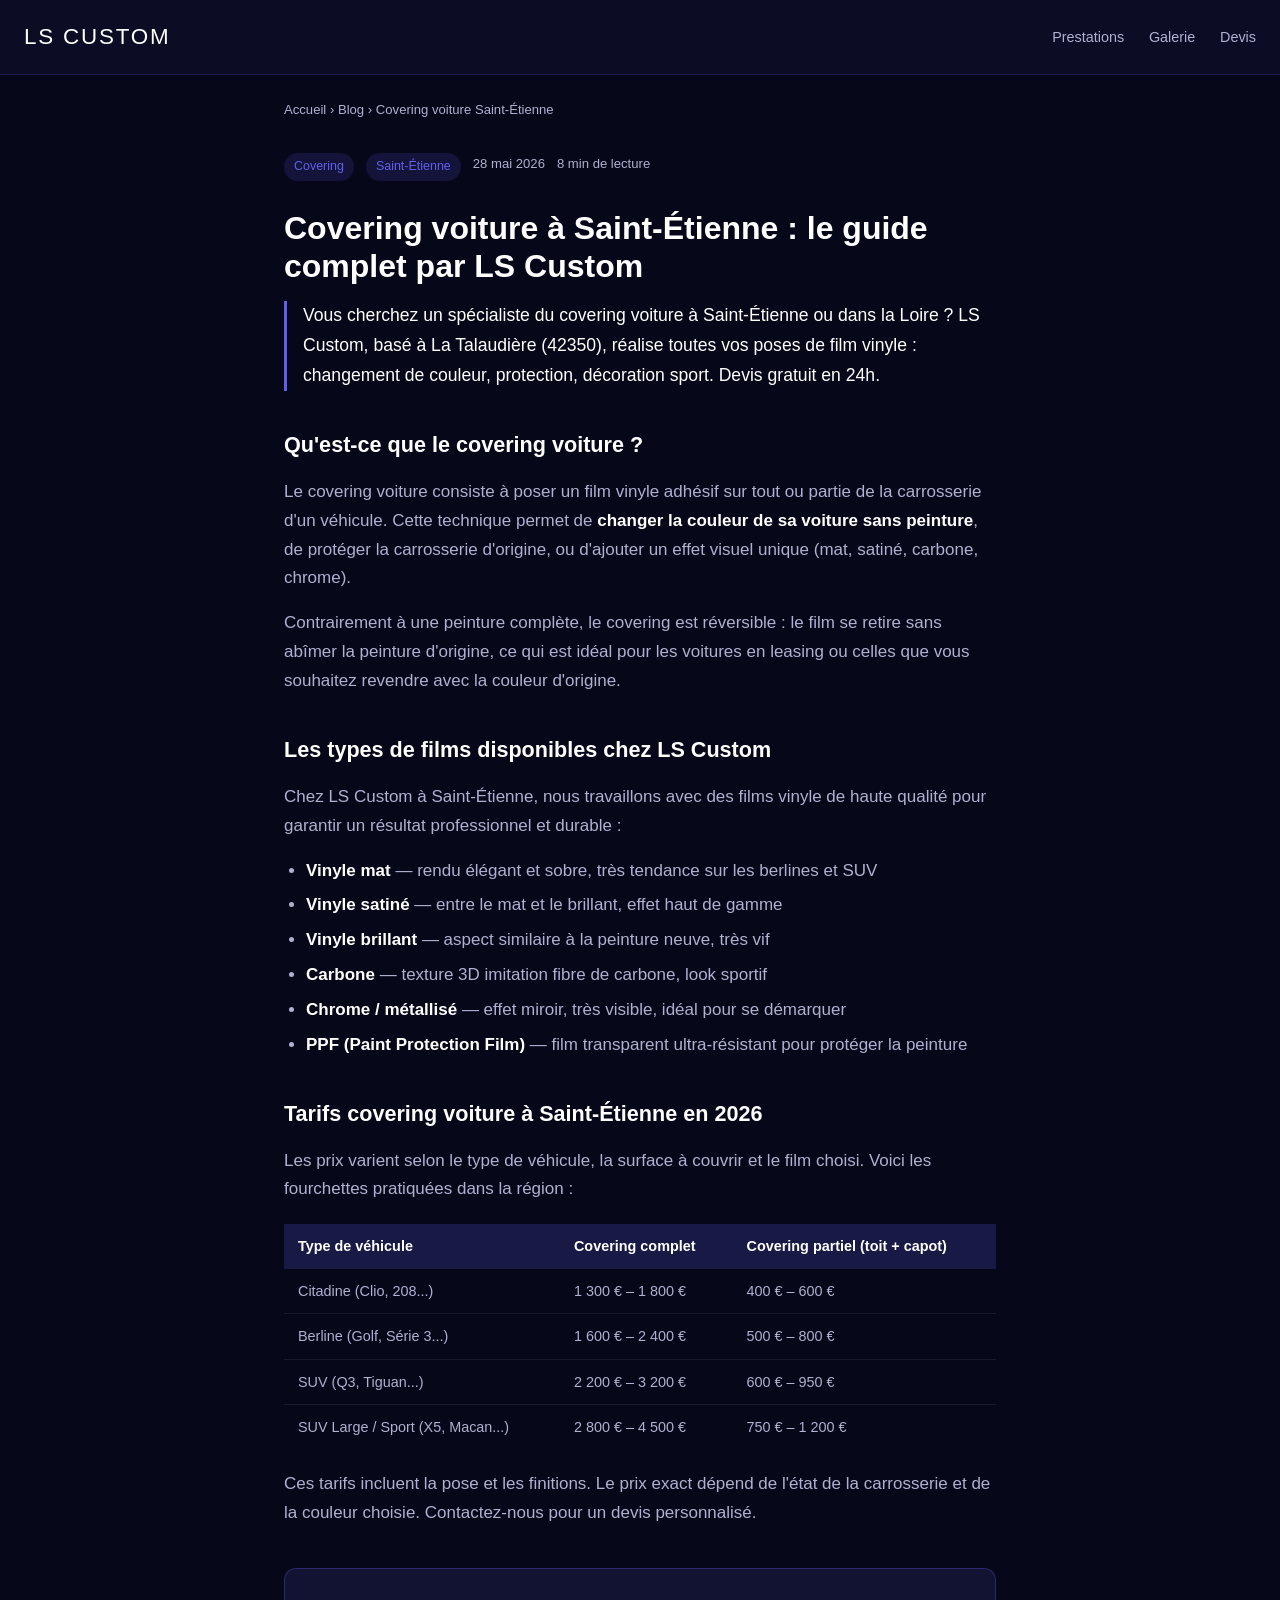
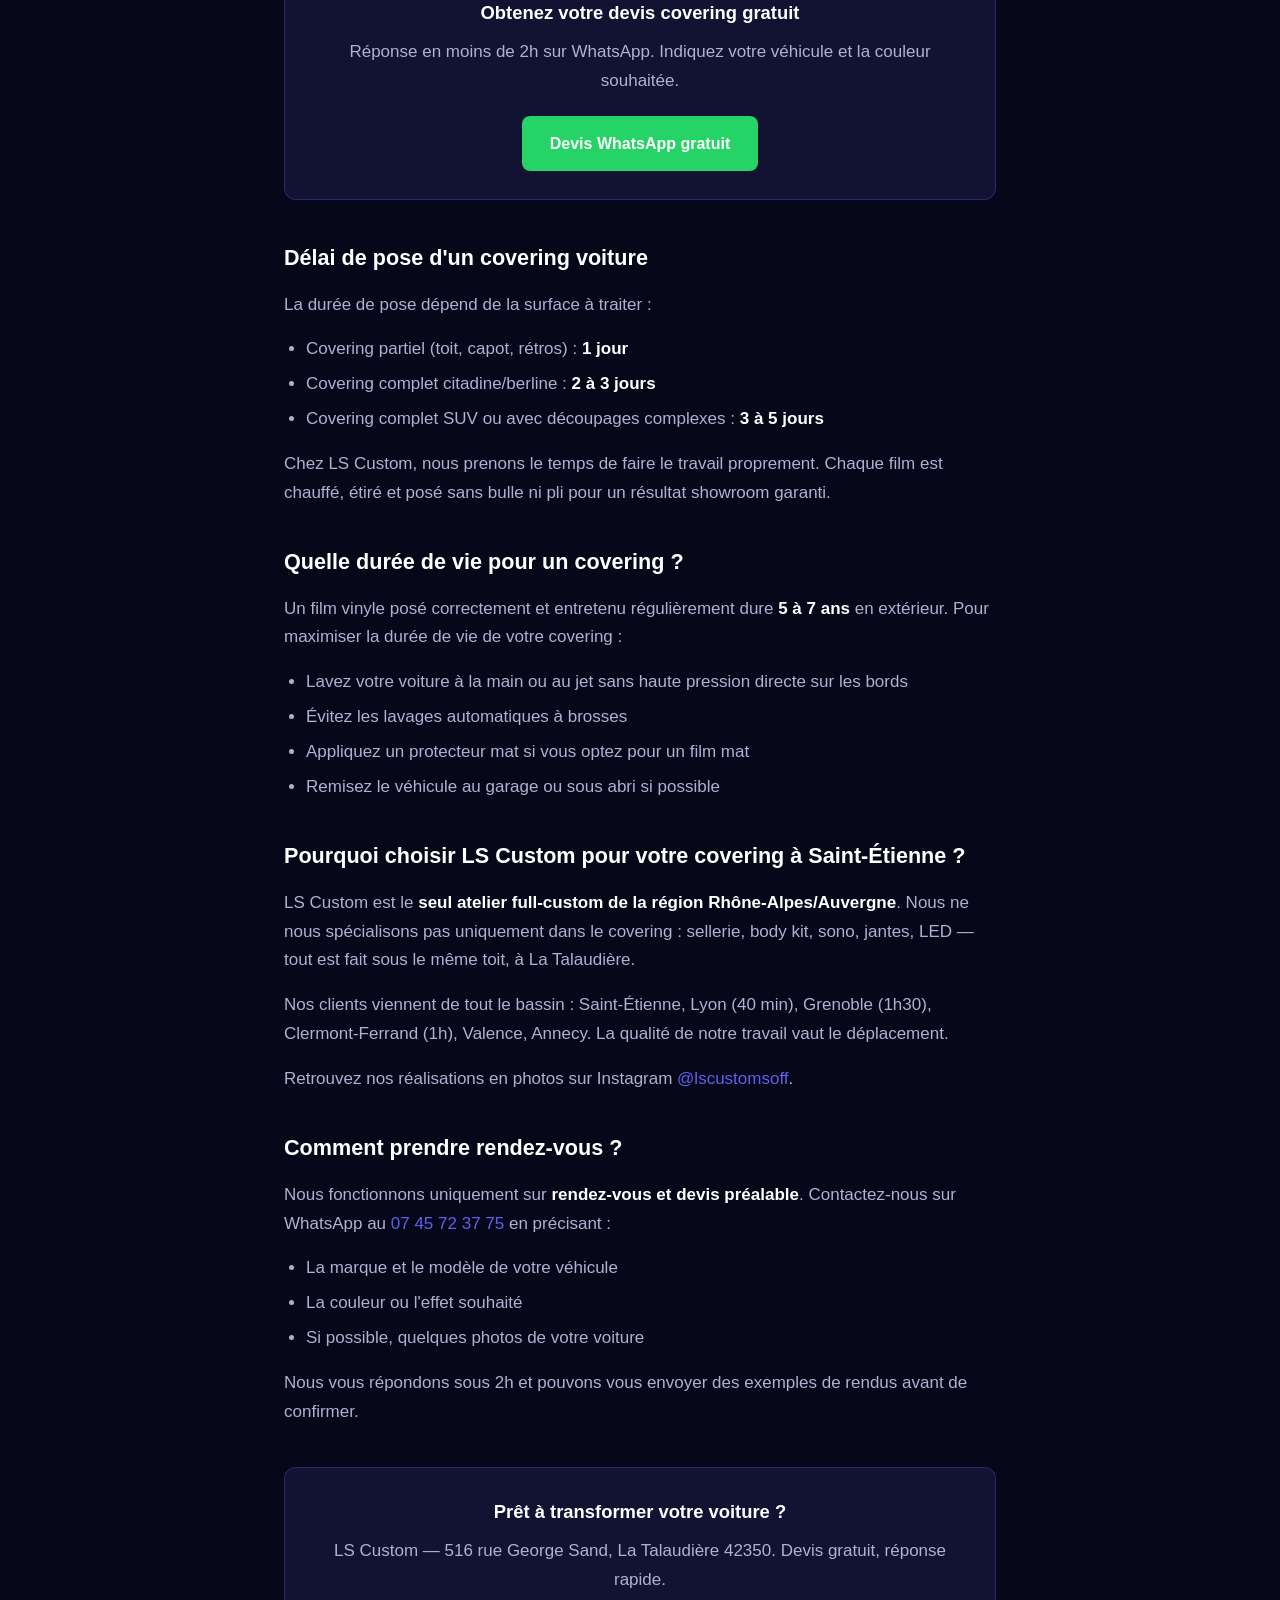
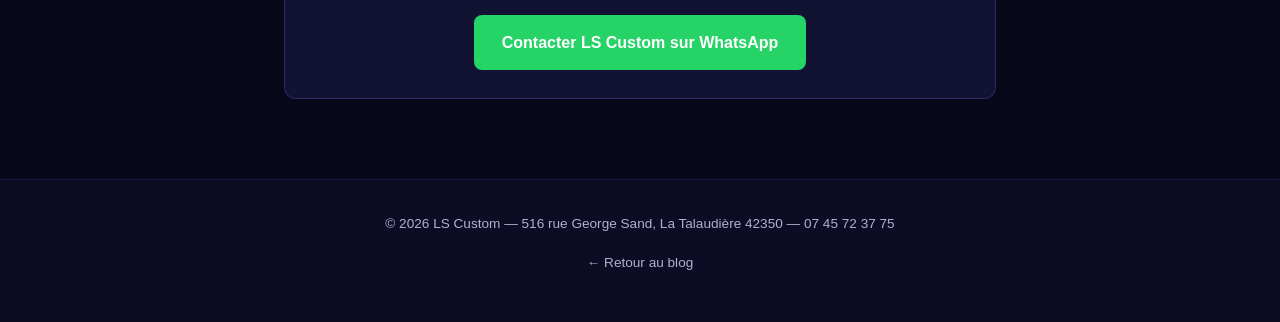
<file: blog/covering-voiture-saint-etienne.html>
<!doctype html>
<html lang="fr">
<head>
<meta charset="utf-8">
<title>Covering voiture Saint-Étienne — Spécialiste LS Custom La Talaudière</title>
<meta name="description" content="Covering voiture à Saint-Étienne et alentours : tarifs, délais, matériaux. LS Custom, spécialiste covering à La Talaudière (42). Devis gratuit sur WhatsApp.">
<meta name="viewport" content="width=device-width,initial-scale=1">
<link rel="canonical" href="https://ls-customs.fr/blog/covering-voiture-saint-etienne.html">
<meta property="og:title" content="Covering voiture Saint-Étienne — LS Custom">
<meta property="og:description" content="Spécialiste du covering voiture à Saint-Étienne. Vinyle mat, satiné, carbone. Devis gratuit.">
<meta property="og:url" content="https://ls-customs.fr/blog/covering-voiture-saint-etienne.html">
<meta property="og:type" content="article">
<script type="application/ld+json">
{"@context":"https://schema.org","@type":"Article","headline":"Covering voiture à Saint-Étienne : spécialiste LS Custom","datePublished":"2026-05-28","author":{"@type":"Organization","name":"LS Custom"},"publisher":{"@type":"Organization","name":"LS Custom","url":"https://ls-customs.fr"}}
</script>
<link rel="stylesheet" href="blog.css">
</head>
<body>
<header>
  <a class="logo" href="https://ls-customs.fr">LS CUSTOM</a>
  <nav>
    <a href="https://ls-customs.fr/#prestations">Prestations</a>
    <a href="https://ls-customs.fr/#galerie">Galerie</a>
    <a href="https://ls-customs.fr/#devis">Devis</a>
  </nav>
</header>

<div class="breadcrumb">
  <a href="https://ls-customs.fr">Accueil</a> › <a href="https://ls-customs.fr/blog/">Blog</a> › Covering voiture Saint-Étienne
</div>

<article>
  <div class="article-meta">
    <span class="tag">Covering</span>
    <span class="tag">Saint-Étienne</span>
    <span>28 mai 2026</span>
    <span>8 min de lecture</span>
  </div>

  <h1>Covering voiture à Saint-Étienne : le guide complet par LS Custom</h1>

  <p class="intro">Vous cherchez un spécialiste du covering voiture à Saint-Étienne ou dans la Loire ? LS Custom, basé à La Talaudière (42350), réalise toutes vos poses de film vinyle : changement de couleur, protection, décoration sport. Devis gratuit en 24h.</p>

  <h2>Qu'est-ce que le covering voiture ?</h2>
  <p>Le covering voiture consiste à poser un film vinyle adhésif sur tout ou partie de la carrosserie d'un véhicule. Cette technique permet de <strong>changer la couleur de sa voiture sans peinture</strong>, de protéger la carrosserie d'origine, ou d'ajouter un effet visuel unique (mat, satiné, carbone, chrome).</p>
  <p>Contrairement à une peinture complète, le covering est réversible : le film se retire sans abîmer la peinture d'origine, ce qui est idéal pour les voitures en leasing ou celles que vous souhaitez revendre avec la couleur d'origine.</p>

  <h2>Les types de films disponibles chez LS Custom</h2>
  <p>Chez LS Custom à Saint-Étienne, nous travaillons avec des films vinyle de haute qualité pour garantir un résultat professionnel et durable :</p>
  <ul>
    <li><strong>Vinyle mat</strong> — rendu élégant et sobre, très tendance sur les berlines et SUV</li>
    <li><strong>Vinyle satiné</strong> — entre le mat et le brillant, effet haut de gamme</li>
    <li><strong>Vinyle brillant</strong> — aspect similaire à la peinture neuve, très vif</li>
    <li><strong>Carbone</strong> — texture 3D imitation fibre de carbone, look sportif</li>
    <li><strong>Chrome / métallisé</strong> — effet miroir, très visible, idéal pour se démarquer</li>
    <li><strong>PPF (Paint Protection Film)</strong> — film transparent ultra-résistant pour protéger la peinture</li>
  </ul>

  <h2>Tarifs covering voiture à Saint-Étienne en 2026</h2>
  <p>Les prix varient selon le type de véhicule, la surface à couvrir et le film choisi. Voici les fourchettes pratiquées dans la région :</p>

  <table class="table-prix">
    <thead><tr><th>Type de véhicule</th><th>Covering complet</th><th>Covering partiel (toit + capot)</th></tr></thead>
    <tbody>
      <tr><td>Citadine (Clio, 208...)</td><td>1 300 € – 1 800 €</td><td>400 € – 600 €</td></tr>
      <tr><td>Berline (Golf, Série 3...)</td><td>1 600 € – 2 400 €</td><td>500 € – 800 €</td></tr>
      <tr><td>SUV (Q3, Tiguan...)</td><td>2 200 € – 3 200 €</td><td>600 € – 950 €</td></tr>
      <tr><td>SUV Large / Sport (X5, Macan...)</td><td>2 800 € – 4 500 €</td><td>750 € – 1 200 €</td></tr>
    </tbody>
  </table>
  <p>Ces tarifs incluent la pose et les finitions. Le prix exact dépend de l'état de la carrosserie et de la couleur choisie. Contactez-nous pour un devis personnalisé.</p>

  <div class="cta-box">
    <h3>Obtenez votre devis covering gratuit</h3>
    <p>Réponse en moins de 2h sur WhatsApp. Indiquez votre véhicule et la couleur souhaitée.</p>
    <a class="btn-wa" href="https://wa.me/33745723775" target="_blank" rel="noopener">Devis WhatsApp gratuit</a>
  </div>

  <h2>Délai de pose d'un covering voiture</h2>
  <p>La durée de pose dépend de la surface à traiter :</p>
  <ul>
    <li>Covering partiel (toit, capot, rétros) : <strong>1 jour</strong></li>
    <li>Covering complet citadine/berline : <strong>2 à 3 jours</strong></li>
    <li>Covering complet SUV ou avec découpages complexes : <strong>3 à 5 jours</strong></li>
  </ul>
  <p>Chez LS Custom, nous prenons le temps de faire le travail proprement. Chaque film est chauffé, étiré et posé sans bulle ni pli pour un résultat showroom garanti.</p>

  <h2>Quelle durée de vie pour un covering ?</h2>
  <p>Un film vinyle posé correctement et entretenu régulièrement dure <strong>5 à 7 ans</strong> en extérieur. Pour maximiser la durée de vie de votre covering :</p>
  <ul>
    <li>Lavez votre voiture à la main ou au jet sans haute pression directe sur les bords</li>
    <li>Évitez les lavages automatiques à brosses</li>
    <li>Appliquez un protecteur mat si vous optez pour un film mat</li>
    <li>Remisez le véhicule au garage ou sous abri si possible</li>
  </ul>

  <h2>Pourquoi choisir LS Custom pour votre covering à Saint-Étienne ?</h2>
  <p>LS Custom est le <strong>seul atelier full-custom de la région Rhône-Alpes/Auvergne</strong>. Nous ne nous spécialisons pas uniquement dans le covering : sellerie, body kit, sono, jantes, LED — tout est fait sous le même toit, à La Talaudière.</p>
  <p>Nos clients viennent de tout le bassin : Saint-Étienne, Lyon (40 min), Grenoble (1h30), Clermont-Ferrand (1h), Valence, Annecy. La qualité de notre travail vaut le déplacement.</p>
  <p>Retrouvez nos réalisations en photos sur Instagram <a href="https://www.instagram.com/lscustomsoff" target="_blank" rel="noopener">@lscustomsoff</a>.</p>

  <h2>Comment prendre rendez-vous ?</h2>
  <p>Nous fonctionnons uniquement sur <strong>rendez-vous et devis préalable</strong>. Contactez-nous sur WhatsApp au <a href="https://wa.me/33745723775">07 45 72 37 75</a> en précisant :</p>
  <ul>
    <li>La marque et le modèle de votre véhicule</li>
    <li>La couleur ou l'effet souhaité</li>
    <li>Si possible, quelques photos de votre voiture</li>
  </ul>
  <p>Nous vous répondons sous 2h et pouvons vous envoyer des exemples de rendus avant de confirmer.</p>

  <div class="cta-box">
    <h3>Prêt à transformer votre voiture ?</h3>
    <p>LS Custom — 516 rue George Sand, La Talaudière 42350. Devis gratuit, réponse rapide.</p>
    <a class="btn-wa" href="https://wa.me/33745723775" target="_blank" rel="noopener">Contacter LS Custom sur WhatsApp</a>
  </div>
</article>

<footer>
  <p>© 2026 <a href="https://ls-customs.fr">LS Custom</a> — 516 rue George Sand, La Talaudière 42350 — <a href="https://wa.me/33745723775">07 45 72 37 75</a></p>
  <p style="margin-top:8px"><a href="https://ls-customs.fr/blog/">← Retour au blog</a></p>
</footer>
</body>
</html>
</file>
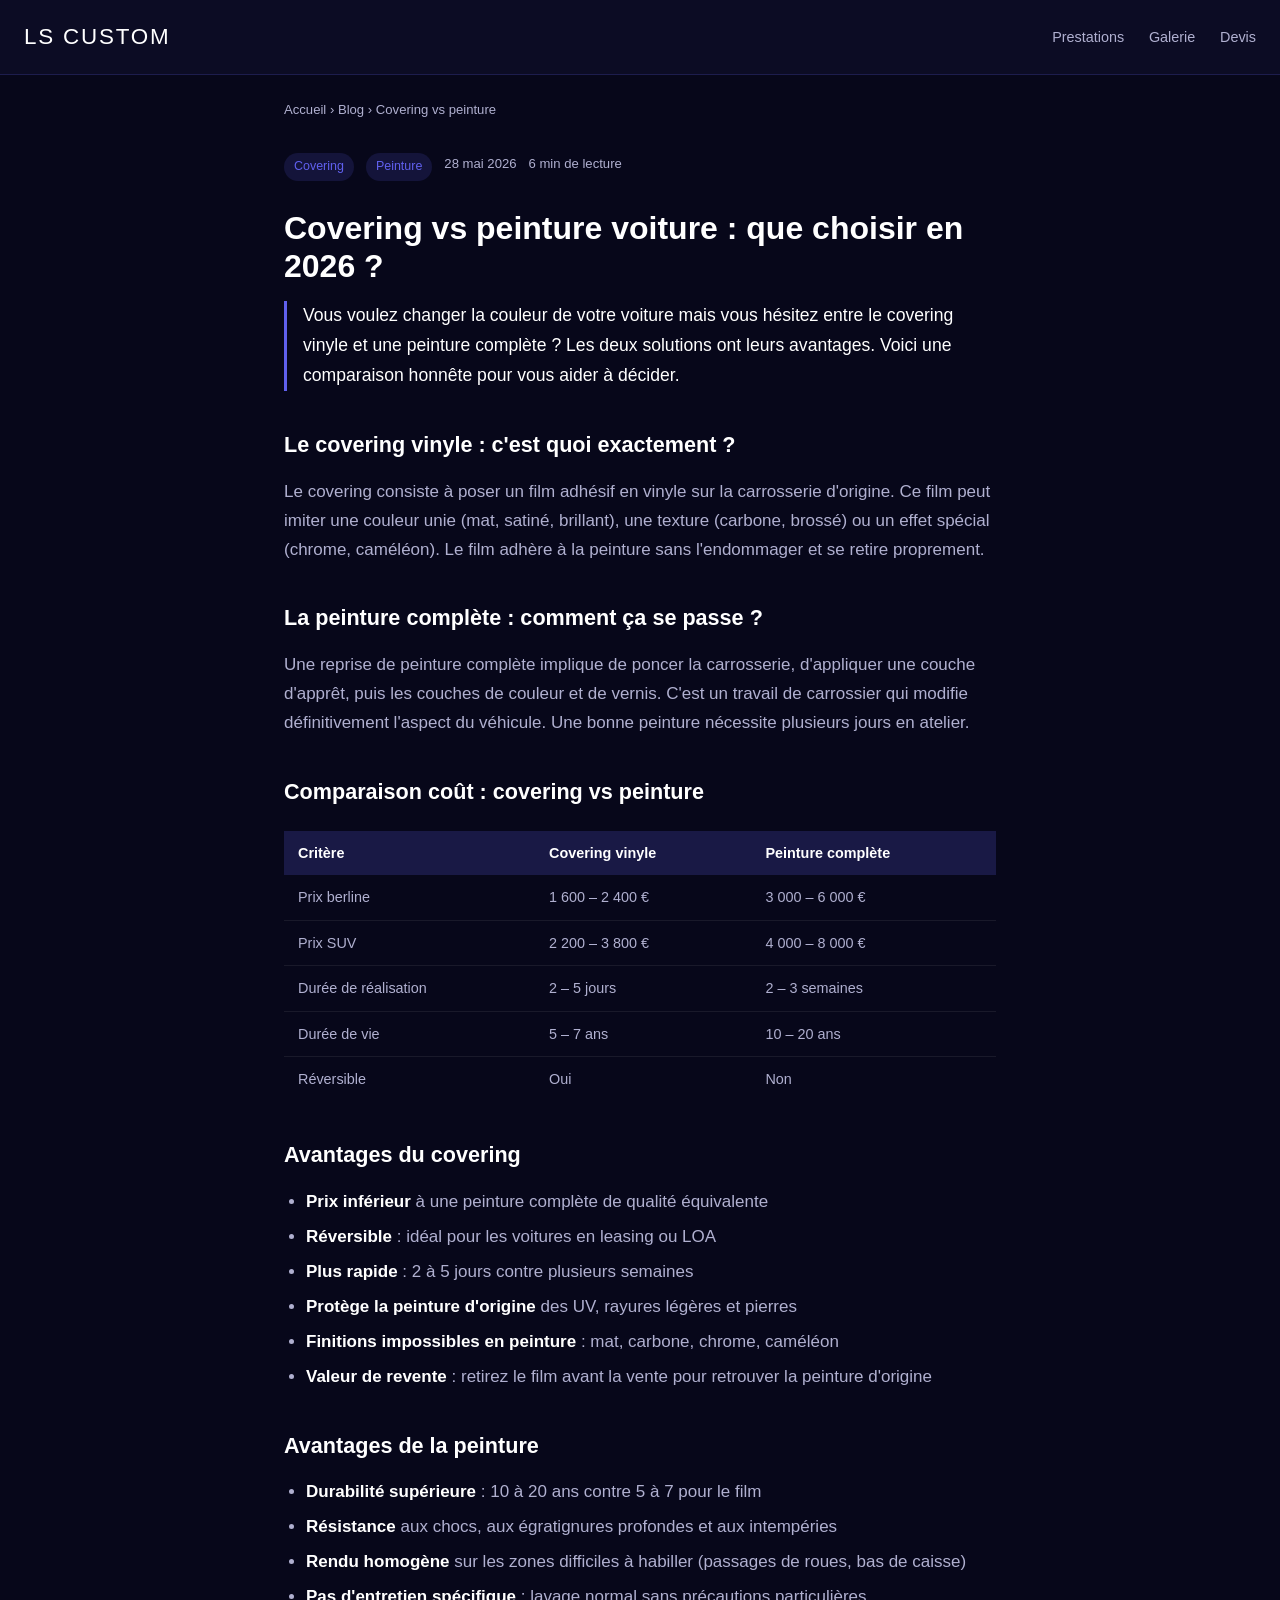
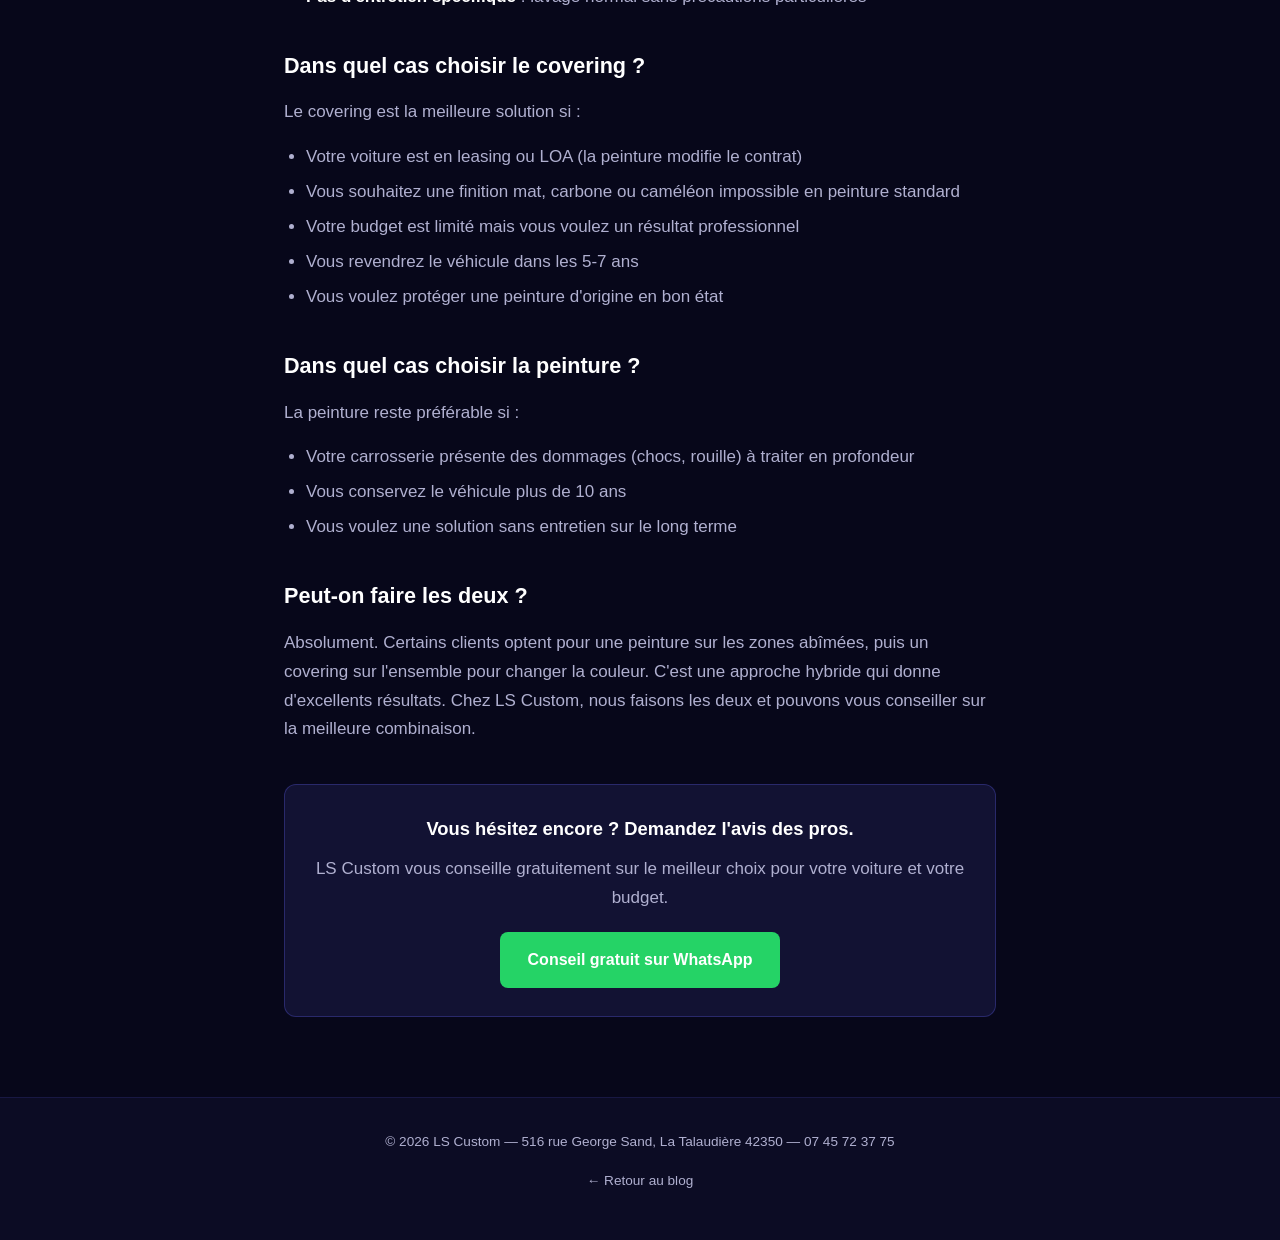
<file: blog/covering-vs-peinture.html>
<!doctype html>
<html lang="fr">
<head>
<meta charset="utf-8">
<title>Covering vs peinture voiture : que choisir en 2026 ?</title>
<meta name="description" content="Covering vinyle ou peinture complète : comparaison honnête des deux solutions pour changer la couleur de votre voiture. Conseils par LS Custom, Saint-Étienne.">
<meta name="viewport" content="width=device-width,initial-scale=1">
<link rel="canonical" href="https://ls-customs.fr/blog/covering-vs-peinture.html">
<meta property="og:title" content="Covering vs peinture voiture : que choisir ?">
<meta property="og:description" content="Comparaison covering vs peinture : prix, durée, avantages et inconvénients. Guide LS Custom.">
<meta property="og:url" content="https://ls-customs.fr/blog/covering-vs-peinture.html">
<meta property="og:type" content="article">
<script type="application/ld+json">
{"@context":"https://schema.org","@type":"Article","headline":"Covering vs peinture voiture : que choisir en 2026 ?","datePublished":"2026-05-28","author":{"@type":"Organization","name":"LS Custom"},"publisher":{"@type":"Organization","name":"LS Custom","url":"https://ls-customs.fr"}}
</script>
<link rel="stylesheet" href="blog.css">
</head>
<body>
<header>
  <a class="logo" href="https://ls-customs.fr">LS CUSTOM</a>
  <nav>
    <a href="https://ls-customs.fr/#prestations">Prestations</a>
    <a href="https://ls-customs.fr/#galerie">Galerie</a>
    <a href="https://ls-customs.fr/#devis">Devis</a>
  </nav>
</header>

<div class="breadcrumb">
  <a href="https://ls-customs.fr">Accueil</a> › <a href="https://ls-customs.fr/blog/">Blog</a> › Covering vs peinture
</div>

<article>
  <div class="article-meta">
    <span class="tag">Covering</span>
    <span class="tag">Peinture</span>
    <span>28 mai 2026</span>
    <span>6 min de lecture</span>
  </div>

  <h1>Covering vs peinture voiture : que choisir en 2026 ?</h1>

  <p class="intro">Vous voulez changer la couleur de votre voiture mais vous hésitez entre le covering vinyle et une peinture complète ? Les deux solutions ont leurs avantages. Voici une comparaison honnête pour vous aider à décider.</p>

  <h2>Le covering vinyle : c'est quoi exactement ?</h2>
  <p>Le covering consiste à poser un film adhésif en vinyle sur la carrosserie d'origine. Ce film peut imiter une couleur unie (mat, satiné, brillant), une texture (carbone, brossé) ou un effet spécial (chrome, caméléon). Le film adhère à la peinture sans l'endommager et se retire proprement.</p>

  <h2>La peinture complète : comment ça se passe ?</h2>
  <p>Une reprise de peinture complète implique de poncer la carrosserie, d'appliquer une couche d'apprêt, puis les couches de couleur et de vernis. C'est un travail de carrossier qui modifie définitivement l'aspect du véhicule. Une bonne peinture nécessite plusieurs jours en atelier.</p>

  <h2>Comparaison coût : covering vs peinture</h2>
  <table class="table-prix">
    <thead><tr><th>Critère</th><th>Covering vinyle</th><th>Peinture complète</th></tr></thead>
    <tbody>
      <tr><td>Prix berline</td><td>1 600 – 2 400 €</td><td>3 000 – 6 000 €</td></tr>
      <tr><td>Prix SUV</td><td>2 200 – 3 800 €</td><td>4 000 – 8 000 €</td></tr>
      <tr><td>Durée de réalisation</td><td>2 – 5 jours</td><td>2 – 3 semaines</td></tr>
      <tr><td>Durée de vie</td><td>5 – 7 ans</td><td>10 – 20 ans</td></tr>
      <tr><td>Réversible</td><td>Oui</td><td>Non</td></tr>
    </tbody>
  </table>

  <h2>Avantages du covering</h2>
  <ul>
    <li><strong>Prix inférieur</strong> à une peinture complète de qualité équivalente</li>
    <li><strong>Réversible</strong> : idéal pour les voitures en leasing ou LOA</li>
    <li><strong>Plus rapide</strong> : 2 à 5 jours contre plusieurs semaines</li>
    <li><strong>Protège la peinture d'origine</strong> des UV, rayures légères et pierres</li>
    <li><strong>Finitions impossibles en peinture</strong> : mat, carbone, chrome, caméléon</li>
    <li><strong>Valeur de revente</strong> : retirez le film avant la vente pour retrouver la peinture d'origine</li>
  </ul>

  <h2>Avantages de la peinture</h2>
  <ul>
    <li><strong>Durabilité supérieure</strong> : 10 à 20 ans contre 5 à 7 pour le film</li>
    <li><strong>Résistance</strong> aux chocs, aux égratignures profondes et aux intempéries</li>
    <li><strong>Rendu homogène</strong> sur les zones difficiles à habiller (passages de roues, bas de caisse)</li>
    <li><strong>Pas d'entretien spécifique</strong> : lavage normal sans précautions particulières</li>
  </ul>

  <h2>Dans quel cas choisir le covering ?</h2>
  <p>Le covering est la meilleure solution si :</p>
  <ul>
    <li>Votre voiture est en leasing ou LOA (la peinture modifie le contrat)</li>
    <li>Vous souhaitez une finition mat, carbone ou caméléon impossible en peinture standard</li>
    <li>Votre budget est limité mais vous voulez un résultat professionnel</li>
    <li>Vous revendrez le véhicule dans les 5-7 ans</li>
    <li>Vous voulez protéger une peinture d'origine en bon état</li>
  </ul>

  <h2>Dans quel cas choisir la peinture ?</h2>
  <p>La peinture reste préférable si :</p>
  <ul>
    <li>Votre carrosserie présente des dommages (chocs, rouille) à traiter en profondeur</li>
    <li>Vous conservez le véhicule plus de 10 ans</li>
    <li>Vous voulez une solution sans entretien sur le long terme</li>
  </ul>

  <h2>Peut-on faire les deux ?</h2>
  <p>Absolument. Certains clients optent pour une peinture sur les zones abîmées, puis un covering sur l'ensemble pour changer la couleur. C'est une approche hybride qui donne d'excellents résultats. Chez LS Custom, nous faisons les deux et pouvons vous conseiller sur la meilleure combinaison.</p>

  <div class="cta-box">
    <h3>Vous hésitez encore ? Demandez l'avis des pros.</h3>
    <p>LS Custom vous conseille gratuitement sur le meilleur choix pour votre voiture et votre budget.</p>
    <a class="btn-wa" href="https://wa.me/33745723775" target="_blank" rel="noopener">Conseil gratuit sur WhatsApp</a>
  </div>
</article>

<footer>
  <p>© 2026 <a href="https://ls-customs.fr">LS Custom</a> — 516 rue George Sand, La Talaudière 42350 — <a href="https://wa.me/33745723775">07 45 72 37 75</a></p>
  <p style="margin-top:8px"><a href="https://ls-customs.fr/blog/">← Retour au blog</a></p>
</footer>
</body>
</html>
</file>
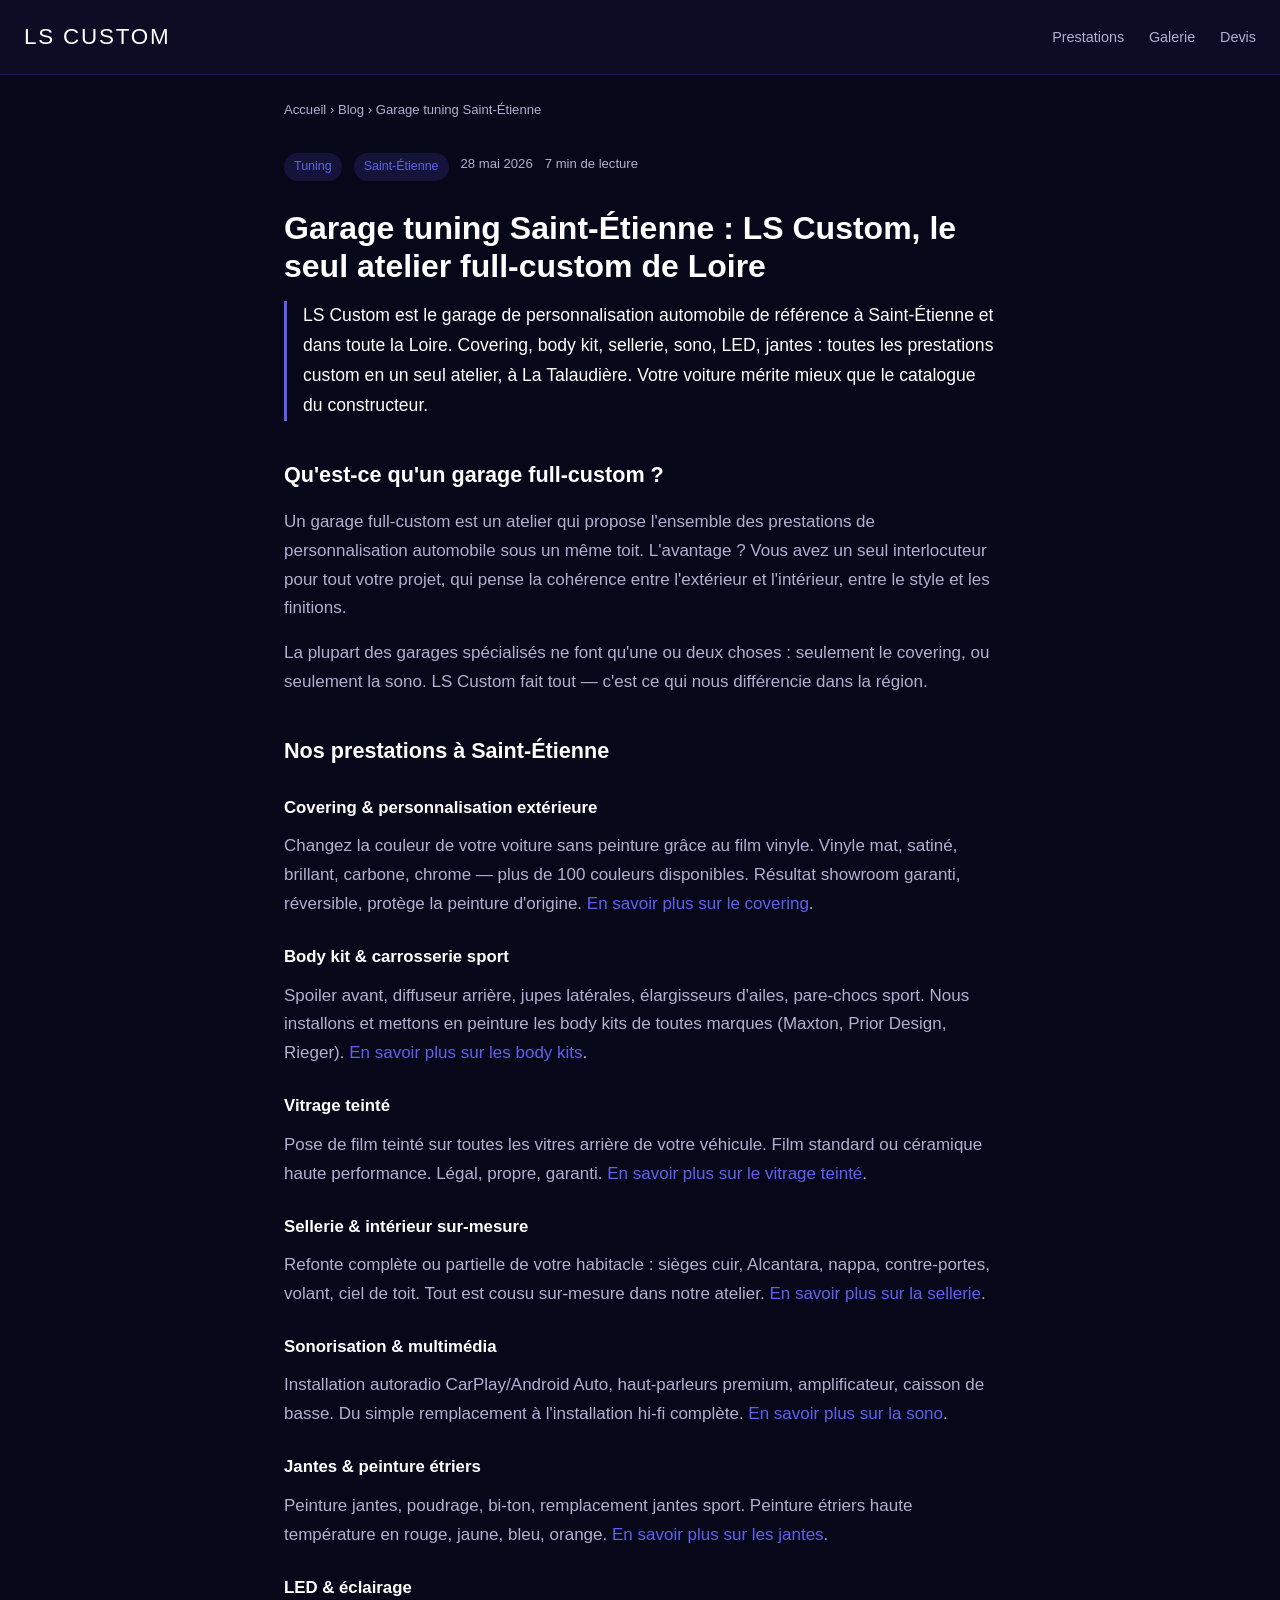
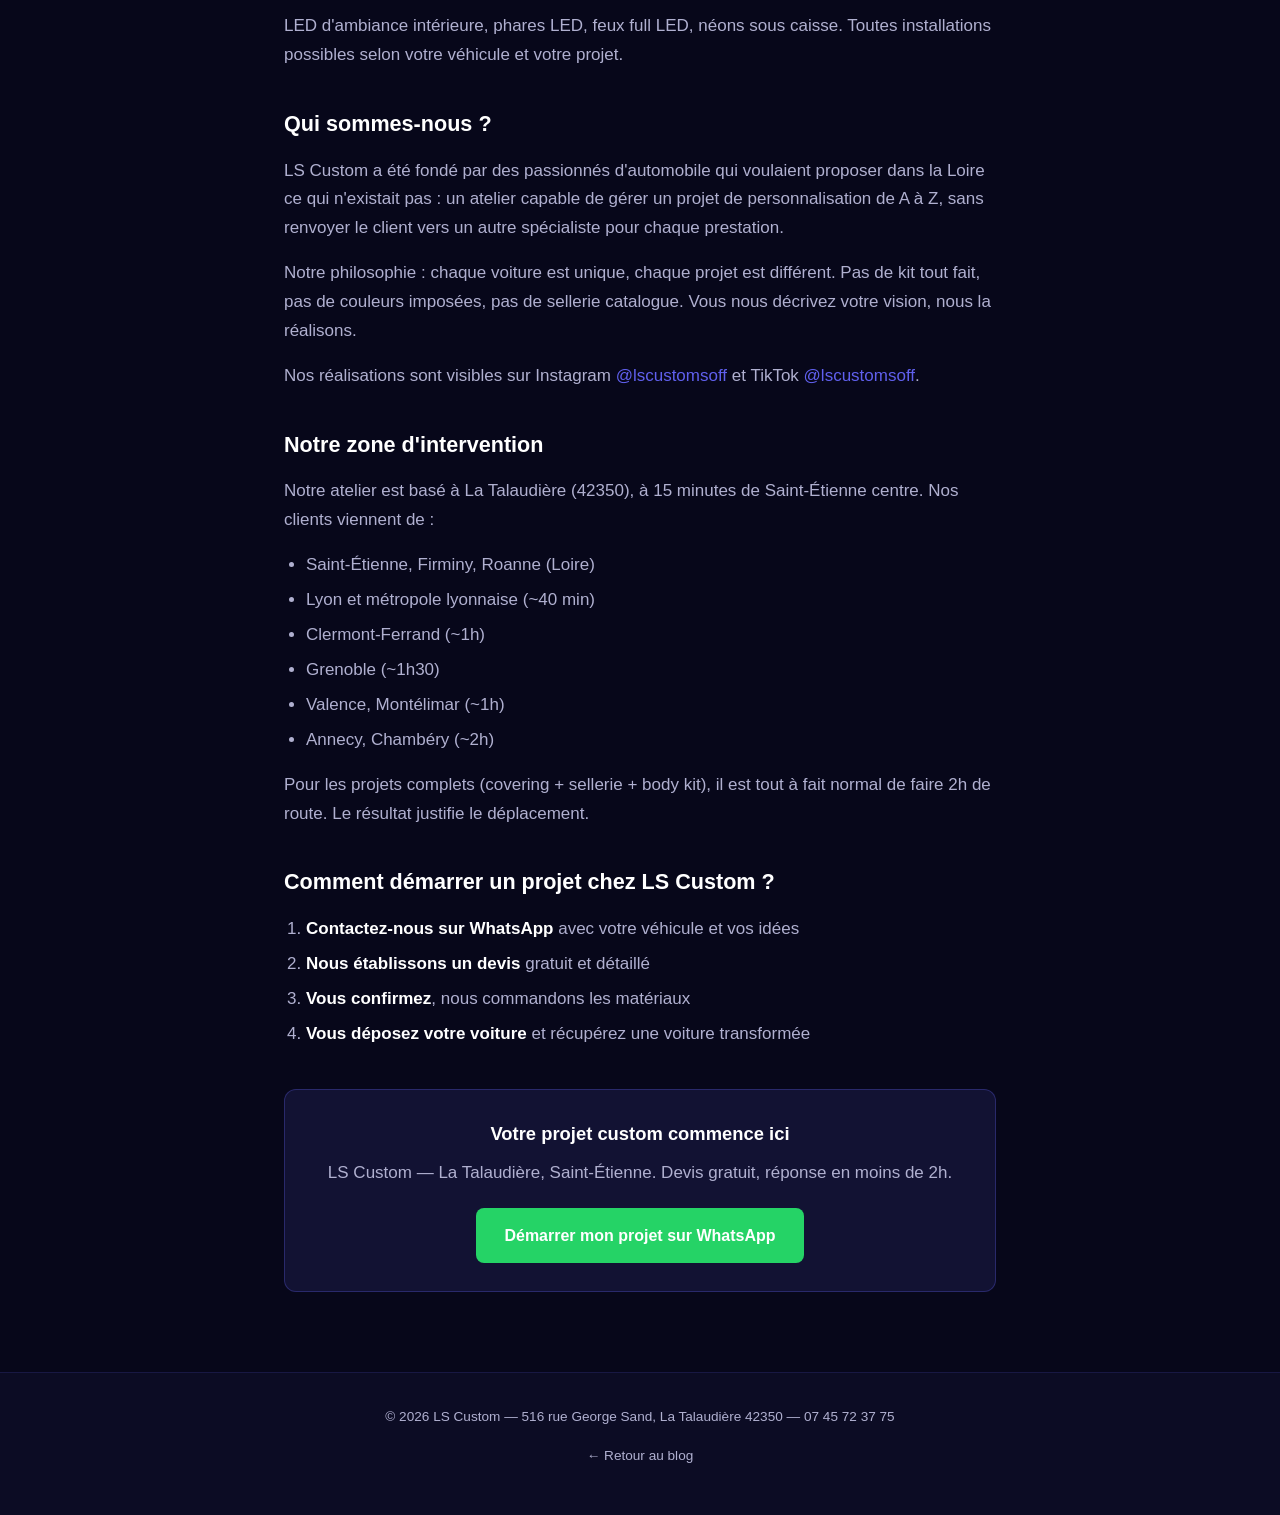
<file: blog/garage-tuning-saint-etienne.html>
<!doctype html>
<html lang="fr">
<head>
<meta charset="utf-8">
<title>Garage tuning Saint-Étienne — LS Custom, spécialiste préparation auto 42</title>
<meta name="description" content="Garage tuning à Saint-Étienne : LS Custom, seul atelier full-custom de Loire. Covering, body kit, sellerie, sono, LED, jantes. Devis gratuit sur WhatsApp.">
<meta name="viewport" content="width=device-width,initial-scale=1">
<link rel="canonical" href="https://ls-customs.fr/blog/garage-tuning-saint-etienne.html">
<meta property="og:title" content="Garage tuning Saint-Étienne — LS Custom full-custom 42">
<meta property="og:description" content="LS Custom : seul garage full-custom de Loire. Toutes prestations sous un même toit.">
<meta property="og:url" content="https://ls-customs.fr/blog/garage-tuning-saint-etienne.html">
<meta property="og:type" content="article">
<script type="application/ld+json">
{"@context":"https://schema.org","@type":"Article","headline":"Garage tuning Saint-Étienne : LS Custom, le spécialiste custom","datePublished":"2026-05-28","author":{"@type":"Organization","name":"LS Custom"},"publisher":{"@type":"Organization","name":"LS Custom","url":"https://ls-customs.fr"}}
</script>
<link rel="stylesheet" href="blog.css">
</head>
<body>
<header>
  <a class="logo" href="https://ls-customs.fr">LS CUSTOM</a>
  <nav>
    <a href="https://ls-customs.fr/#prestations">Prestations</a>
    <a href="https://ls-customs.fr/#galerie">Galerie</a>
    <a href="https://ls-customs.fr/#devis">Devis</a>
  </nav>
</header>

<div class="breadcrumb">
  <a href="https://ls-customs.fr">Accueil</a> › <a href="https://ls-customs.fr/blog/">Blog</a> › Garage tuning Saint-Étienne
</div>

<article>
  <div class="article-meta">
    <span class="tag">Tuning</span>
    <span class="tag">Saint-Étienne</span>
    <span>28 mai 2026</span>
    <span>7 min de lecture</span>
  </div>

  <h1>Garage tuning Saint-Étienne : LS Custom, le seul atelier full-custom de Loire</h1>

  <p class="intro">LS Custom est le garage de personnalisation automobile de référence à Saint-Étienne et dans toute la Loire. Covering, body kit, sellerie, sono, LED, jantes : toutes les prestations custom en un seul atelier, à La Talaudière. Votre voiture mérite mieux que le catalogue du constructeur.</p>

  <h2>Qu'est-ce qu'un garage full-custom ?</h2>
  <p>Un garage full-custom est un atelier qui propose l'ensemble des prestations de personnalisation automobile sous un même toit. L'avantage ? Vous avez un seul interlocuteur pour tout votre projet, qui pense la cohérence entre l'extérieur et l'intérieur, entre le style et les finitions.</p>
  <p>La plupart des garages spécialisés ne font qu'une ou deux choses : seulement le covering, ou seulement la sono. LS Custom fait tout — c'est ce qui nous différencie dans la région.</p>

  <h2>Nos prestations à Saint-Étienne</h2>

  <h3>Covering & personnalisation extérieure</h3>
  <p>Changez la couleur de votre voiture sans peinture grâce au film vinyle. Vinyle mat, satiné, brillant, carbone, chrome — plus de 100 couleurs disponibles. Résultat showroom garanti, réversible, protège la peinture d'origine. <a href="https://ls-customs.fr/blog/covering-voiture-saint-etienne.html">En savoir plus sur le covering</a>.</p>

  <h3>Body kit & carrosserie sport</h3>
  <p>Spoiler avant, diffuseur arrière, jupes latérales, élargisseurs d'ailes, pare-chocs sport. Nous installons et mettons en peinture les body kits de toutes marques (Maxton, Prior Design, Rieger). <a href="https://ls-customs.fr/blog/body-kit-voiture.html">En savoir plus sur les body kits</a>.</p>

  <h3>Vitrage teinté</h3>
  <p>Pose de film teinté sur toutes les vitres arrière de votre véhicule. Film standard ou céramique haute performance. Légal, propre, garanti. <a href="https://ls-customs.fr/blog/vitrage-teinte-voiture.html">En savoir plus sur le vitrage teinté</a>.</p>

  <h3>Sellerie & intérieur sur-mesure</h3>
  <p>Refonte complète ou partielle de votre habitacle : sièges cuir, Alcantara, nappa, contre-portes, volant, ciel de toit. Tout est cousu sur-mesure dans notre atelier. <a href="https://ls-customs.fr/blog/sellerie-cuir-voiture.html">En savoir plus sur la sellerie</a>.</p>

  <h3>Sonorisation & multimédia</h3>
  <p>Installation autoradio CarPlay/Android Auto, haut-parleurs premium, amplificateur, caisson de basse. Du simple remplacement à l'installation hi-fi complète. <a href="https://ls-customs.fr/blog/sono-voiture-installation.html">En savoir plus sur la sono</a>.</p>

  <h3>Jantes & peinture étriers</h3>
  <p>Peinture jantes, poudrage, bi-ton, remplacement jantes sport. Peinture étriers haute température en rouge, jaune, bleu, orange. <a href="https://ls-customs.fr/blog/jantes-sport-personnalisees.html">En savoir plus sur les jantes</a>.</p>

  <h3>LED & éclairage</h3>
  <p>LED d'ambiance intérieure, phares LED, feux full LED, néons sous caisse. Toutes installations possibles selon votre véhicule et votre projet.</p>

  <h2>Qui sommes-nous ?</h2>
  <p>LS Custom a été fondé par des passionnés d'automobile qui voulaient proposer dans la Loire ce qui n'existait pas : un atelier capable de gérer un projet de personnalisation de A à Z, sans renvoyer le client vers un autre spécialiste pour chaque prestation.</p>
  <p>Notre philosophie : chaque voiture est unique, chaque projet est différent. Pas de kit tout fait, pas de couleurs imposées, pas de sellerie catalogue. Vous nous décrivez votre vision, nous la réalisons.</p>
  <p>Nos réalisations sont visibles sur Instagram <a href="https://www.instagram.com/lscustomsoff" target="_blank" rel="noopener">@lscustomsoff</a> et TikTok <a href="https://www.tiktok.com/@lscustomsoff" target="_blank" rel="noopener">@lscustomsoff</a>.</p>

  <h2>Notre zone d'intervention</h2>
  <p>Notre atelier est basé à La Talaudière (42350), à 15 minutes de Saint-Étienne centre. Nos clients viennent de :</p>
  <ul>
    <li>Saint-Étienne, Firminy, Roanne (Loire)</li>
    <li>Lyon et métropole lyonnaise (~40 min)</li>
    <li>Clermont-Ferrand (~1h)</li>
    <li>Grenoble (~1h30)</li>
    <li>Valence, Montélimar (~1h)</li>
    <li>Annecy, Chambéry (~2h)</li>
  </ul>
  <p>Pour les projets complets (covering + sellerie + body kit), il est tout à fait normal de faire 2h de route. Le résultat justifie le déplacement.</p>

  <h2>Comment démarrer un projet chez LS Custom ?</h2>
  <ol>
    <li><strong>Contactez-nous sur WhatsApp</strong> avec votre véhicule et vos idées</li>
    <li><strong>Nous établissons un devis</strong> gratuit et détaillé</li>
    <li><strong>Vous confirmez</strong>, nous commandons les matériaux</li>
    <li><strong>Vous déposez votre voiture</strong> et récupérez une voiture transformée</li>
  </ol>

  <div class="cta-box">
    <h3>Votre projet custom commence ici</h3>
    <p>LS Custom — La Talaudière, Saint-Étienne. Devis gratuit, réponse en moins de 2h.</p>
    <a class="btn-wa" href="https://wa.me/33745723775" target="_blank" rel="noopener">Démarrer mon projet sur WhatsApp</a>
  </div>
</article>

<footer>
  <p>© 2026 <a href="https://ls-customs.fr">LS Custom</a> — 516 rue George Sand, La Talaudière 42350 — <a href="https://wa.me/33745723775">07 45 72 37 75</a></p>
  <p style="margin-top:8px"><a href="https://ls-customs.fr/blog/">← Retour au blog</a></p>
</footer>
</body>
</html>
</file>
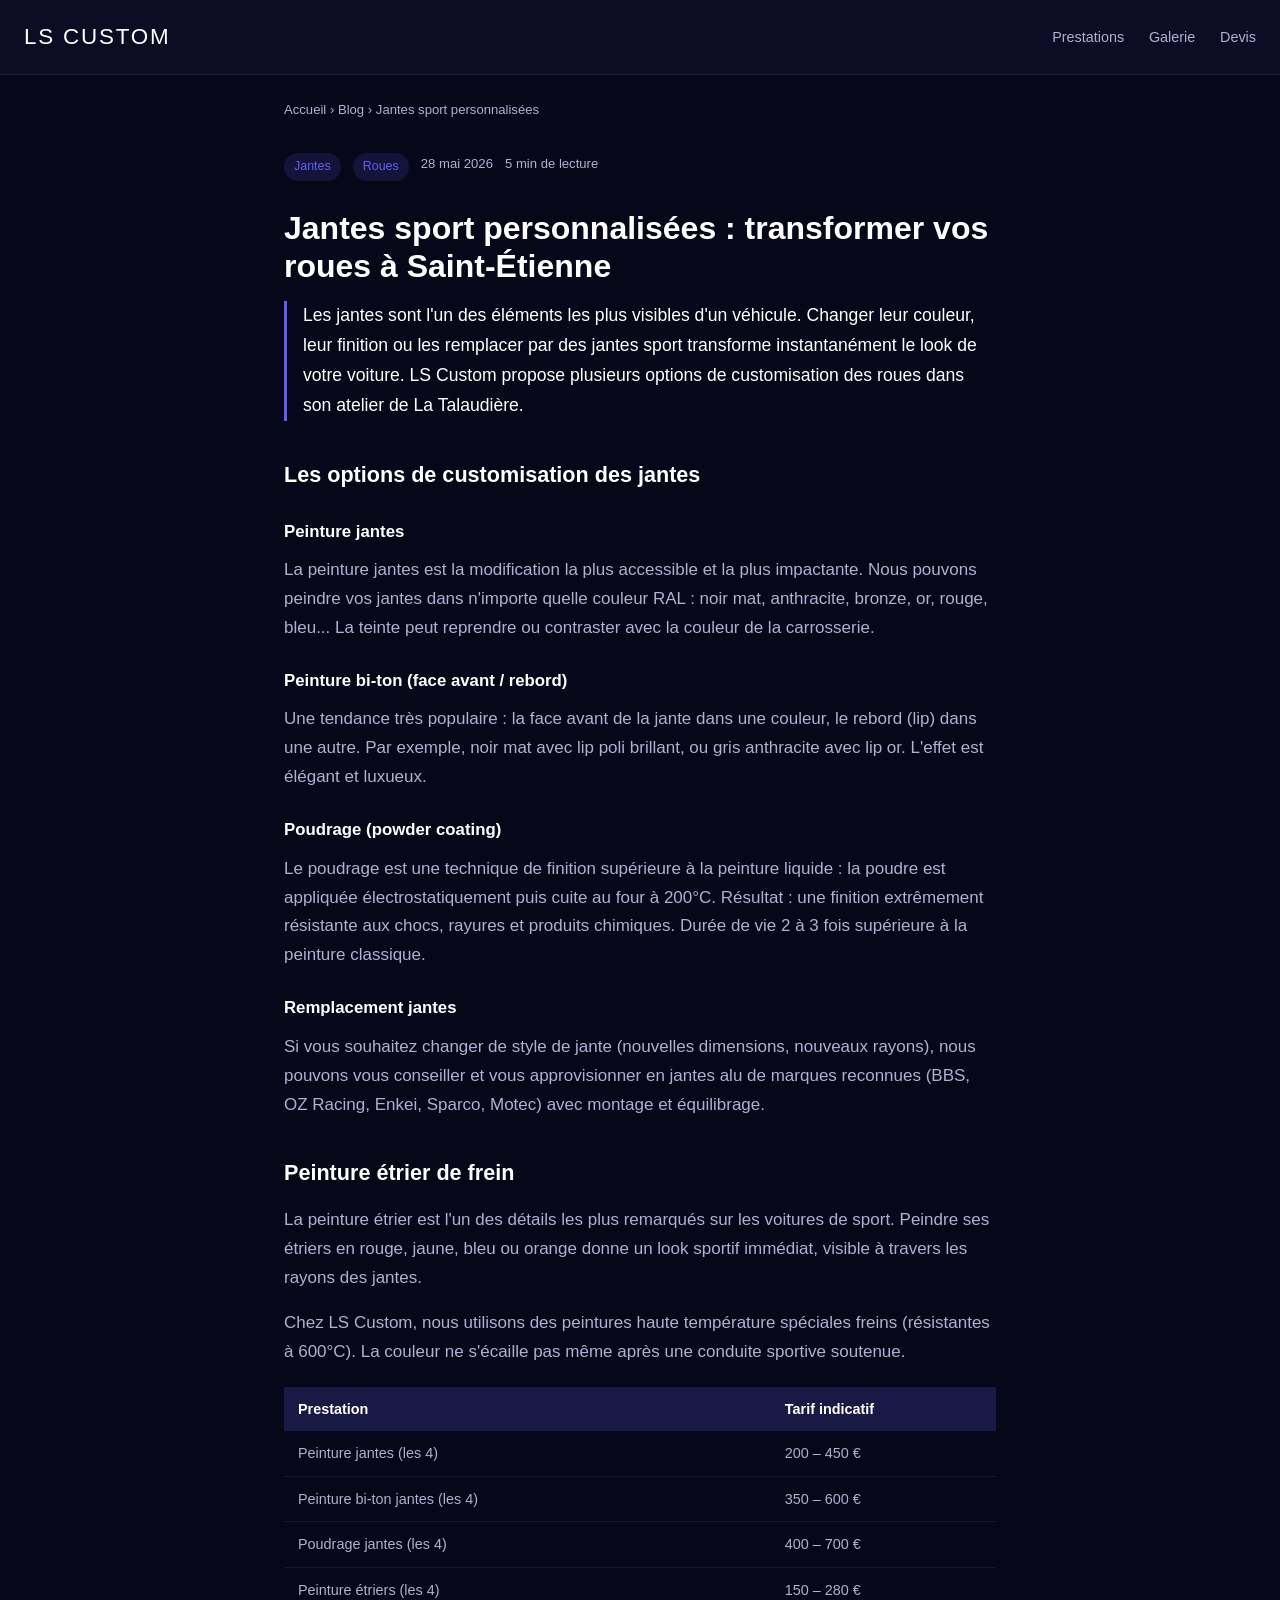
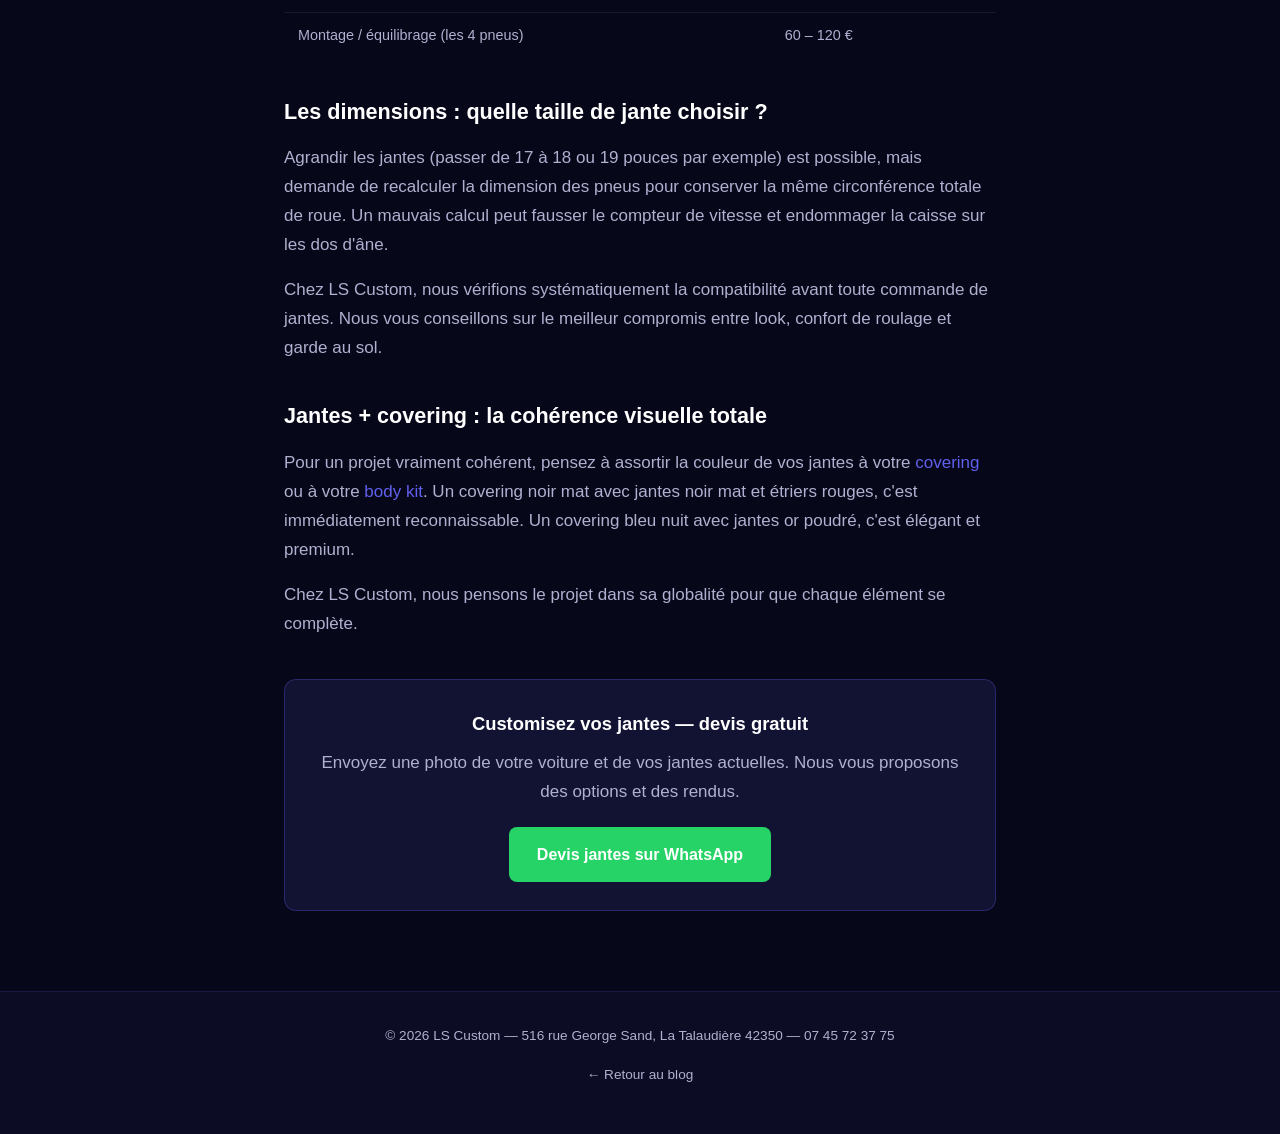
<file: blog/jantes-sport-personnalisees.html>
<!doctype html>
<html lang="fr">
<head>
<meta charset="utf-8">
<title>Jantes sport personnalisées — Customisation roues LS Custom Saint-Étienne</title>
<meta name="description" content="Jantes sport et personnalisées à Saint-Étienne. Peinture étrier, jantes alu sur-mesure, pneus sport. LS Custom La Talaudière 42. Devis gratuit sur WhatsApp.">
<meta name="viewport" content="width=device-width,initial-scale=1">
<link rel="canonical" href="https://ls-customs.fr/blog/jantes-sport-personnalisees.html">
<meta property="og:title" content="Jantes sport personnalisées — LS Custom Saint-Étienne">
<meta property="og:description" content="Customisation jantes sport à Saint-Étienne. Peinture, poudrage, pneus. LS Custom.">
<meta property="og:url" content="https://ls-customs.fr/blog/jantes-sport-personnalisees.html">
<meta property="og:type" content="article">
<script type="application/ld+json">
{"@context":"https://schema.org","@type":"Article","headline":"Jantes sport personnalisées par LS Custom Saint-Étienne","datePublished":"2026-05-28","author":{"@type":"Organization","name":"LS Custom"},"publisher":{"@type":"Organization","name":"LS Custom","url":"https://ls-customs.fr"}}
</script>
<link rel="stylesheet" href="blog.css">
</head>
<body>
<header>
  <a class="logo" href="https://ls-customs.fr">LS CUSTOM</a>
  <nav>
    <a href="https://ls-customs.fr/#prestations">Prestations</a>
    <a href="https://ls-customs.fr/#galerie">Galerie</a>
    <a href="https://ls-customs.fr/#devis">Devis</a>
  </nav>
</header>

<div class="breadcrumb">
  <a href="https://ls-customs.fr">Accueil</a> › <a href="https://ls-customs.fr/blog/">Blog</a> › Jantes sport personnalisées
</div>

<article>
  <div class="article-meta">
    <span class="tag">Jantes</span>
    <span class="tag">Roues</span>
    <span>28 mai 2026</span>
    <span>5 min de lecture</span>
  </div>

  <h1>Jantes sport personnalisées : transformer vos roues à Saint-Étienne</h1>

  <p class="intro">Les jantes sont l'un des éléments les plus visibles d'un véhicule. Changer leur couleur, leur finition ou les remplacer par des jantes sport transforme instantanément le look de votre voiture. LS Custom propose plusieurs options de customisation des roues dans son atelier de La Talaudière.</p>

  <h2>Les options de customisation des jantes</h2>

  <h3>Peinture jantes</h3>
  <p>La peinture jantes est la modification la plus accessible et la plus impactante. Nous pouvons peindre vos jantes dans n'importe quelle couleur RAL : noir mat, anthracite, bronze, or, rouge, bleu... La teinte peut reprendre ou contraster avec la couleur de la carrosserie.</p>

  <h3>Peinture bi-ton (face avant / rebord)</h3>
  <p>Une tendance très populaire : la face avant de la jante dans une couleur, le rebord (lip) dans une autre. Par exemple, noir mat avec lip poli brillant, ou gris anthracite avec lip or. L'effet est élégant et luxueux.</p>

  <h3>Poudrage (powder coating)</h3>
  <p>Le poudrage est une technique de finition supérieure à la peinture liquide : la poudre est appliquée électrostatiquement puis cuite au four à 200°C. Résultat : une finition extrêmement résistante aux chocs, rayures et produits chimiques. Durée de vie 2 à 3 fois supérieure à la peinture classique.</p>

  <h3>Remplacement jantes</h3>
  <p>Si vous souhaitez changer de style de jante (nouvelles dimensions, nouveaux rayons), nous pouvons vous conseiller et vous approvisionner en jantes alu de marques reconnues (BBS, OZ Racing, Enkei, Sparco, Motec) avec montage et équilibrage.</p>

  <h2>Peinture étrier de frein</h2>
  <p>La peinture étrier est l'un des détails les plus remarqués sur les voitures de sport. Peindre ses étriers en rouge, jaune, bleu ou orange donne un look sportif immédiat, visible à travers les rayons des jantes.</p>
  <p>Chez LS Custom, nous utilisons des peintures haute température spéciales freins (résistantes à 600°C). La couleur ne s'écaille pas même après une conduite sportive soutenue.</p>

  <table class="table-prix">
    <thead><tr><th>Prestation</th><th>Tarif indicatif</th></tr></thead>
    <tbody>
      <tr><td>Peinture jantes (les 4)</td><td>200 – 450 €</td></tr>
      <tr><td>Peinture bi-ton jantes (les 4)</td><td>350 – 600 €</td></tr>
      <tr><td>Poudrage jantes (les 4)</td><td>400 – 700 €</td></tr>
      <tr><td>Peinture étriers (les 4)</td><td>150 – 280 €</td></tr>
      <tr><td>Montage / équilibrage (les 4 pneus)</td><td>60 – 120 €</td></tr>
    </tbody>
  </table>

  <h2>Les dimensions : quelle taille de jante choisir ?</h2>
  <p>Agrandir les jantes (passer de 17 à 18 ou 19 pouces par exemple) est possible, mais demande de recalculer la dimension des pneus pour conserver la même circonférence totale de roue. Un mauvais calcul peut fausser le compteur de vitesse et endommager la caisse sur les dos d'âne.</p>
  <p>Chez LS Custom, nous vérifions systématiquement la compatibilité avant toute commande de jantes. Nous vous conseillons sur le meilleur compromis entre look, confort de roulage et garde au sol.</p>

  <h2>Jantes + covering : la cohérence visuelle totale</h2>
  <p>Pour un projet vraiment cohérent, pensez à assortir la couleur de vos jantes à votre <a href="https://ls-customs.fr/blog/covering-voiture-saint-etienne.html">covering</a> ou à votre <a href="https://ls-customs.fr/blog/body-kit-voiture.html">body kit</a>. Un covering noir mat avec jantes noir mat et étriers rouges, c'est immédiatement reconnaissable. Un covering bleu nuit avec jantes or poudré, c'est élégant et premium.</p>
  <p>Chez LS Custom, nous pensons le projet dans sa globalité pour que chaque élément se complète.</p>

  <div class="cta-box">
    <h3>Customisez vos jantes — devis gratuit</h3>
    <p>Envoyez une photo de votre voiture et de vos jantes actuelles. Nous vous proposons des options et des rendus.</p>
    <a class="btn-wa" href="https://wa.me/33745723775" target="_blank" rel="noopener">Devis jantes sur WhatsApp</a>
  </div>
</article>

<footer>
  <p>© 2026 <a href="https://ls-customs.fr">LS Custom</a> — 516 rue George Sand, La Talaudière 42350 — <a href="https://wa.me/33745723775">07 45 72 37 75</a></p>
  <p style="margin-top:8px"><a href="https://ls-customs.fr/blog/">← Retour au blog</a></p>
</footer>
</body>
</html>
</file>
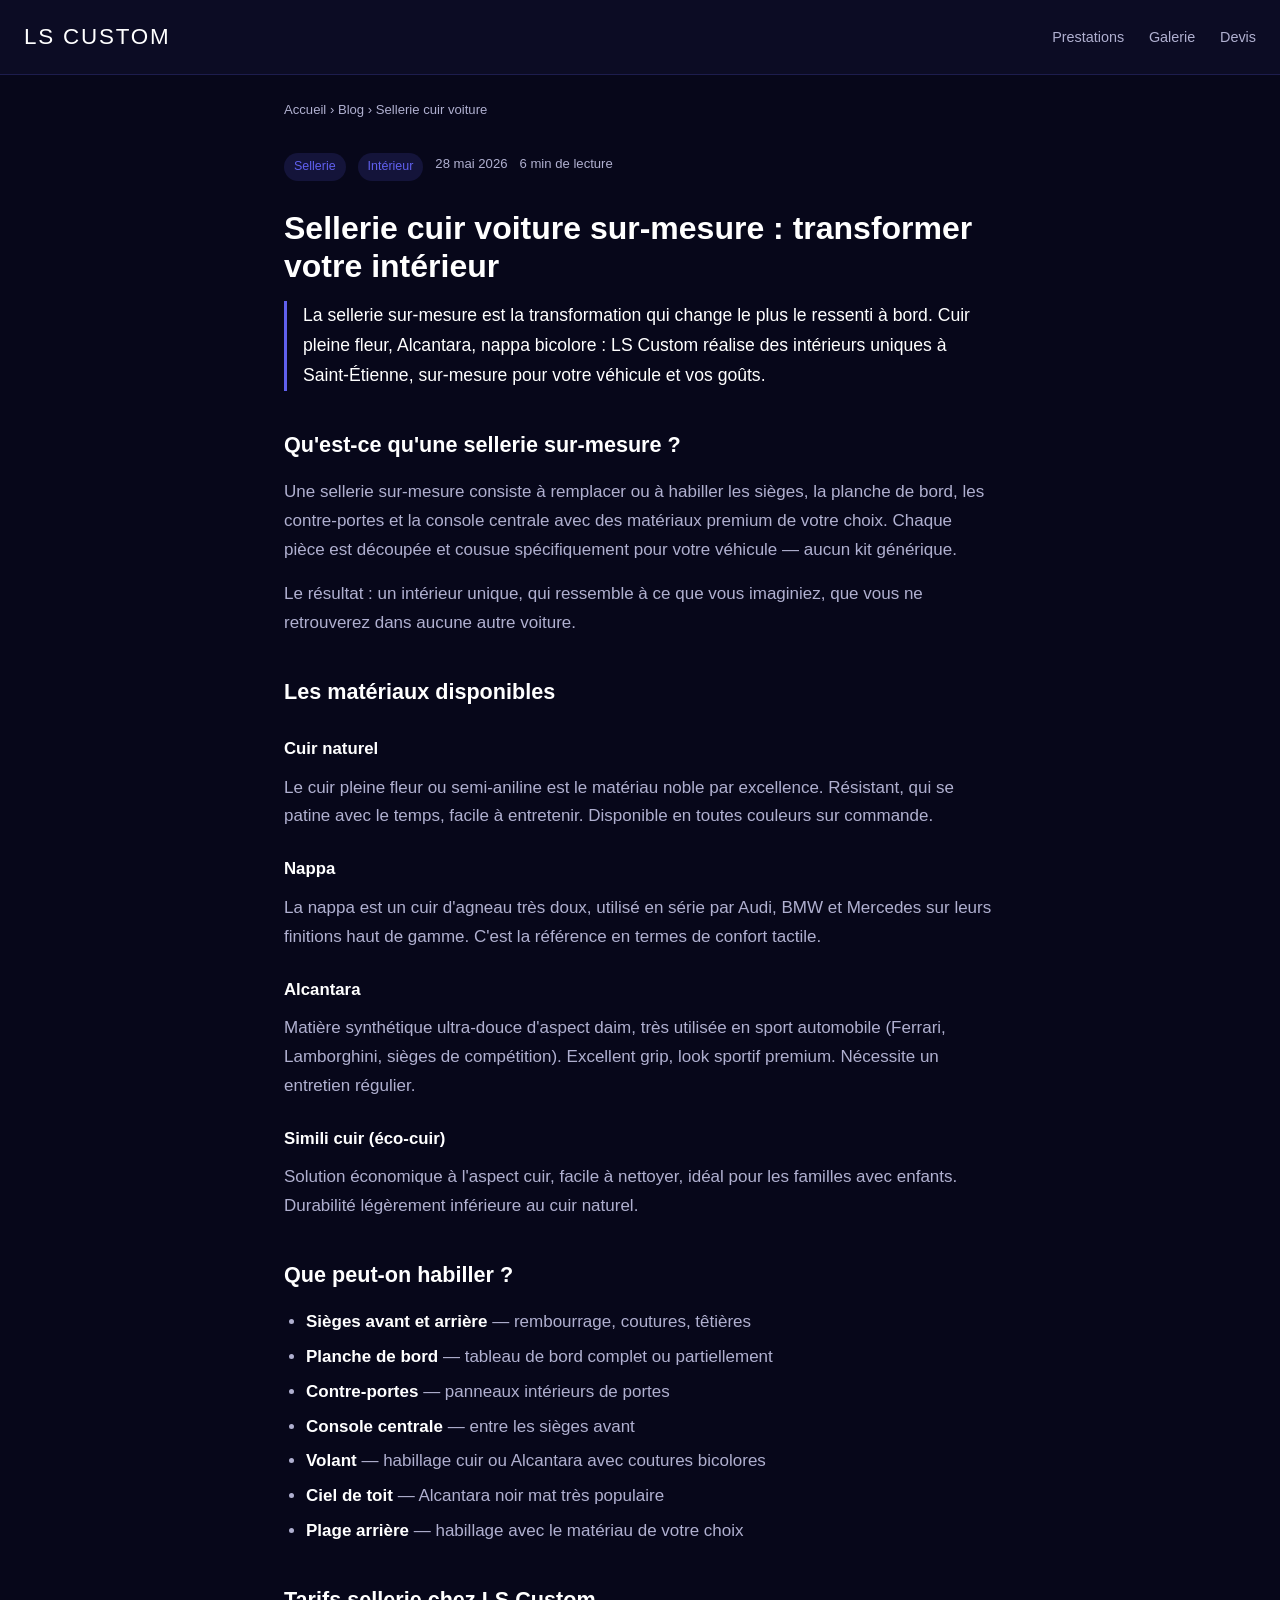
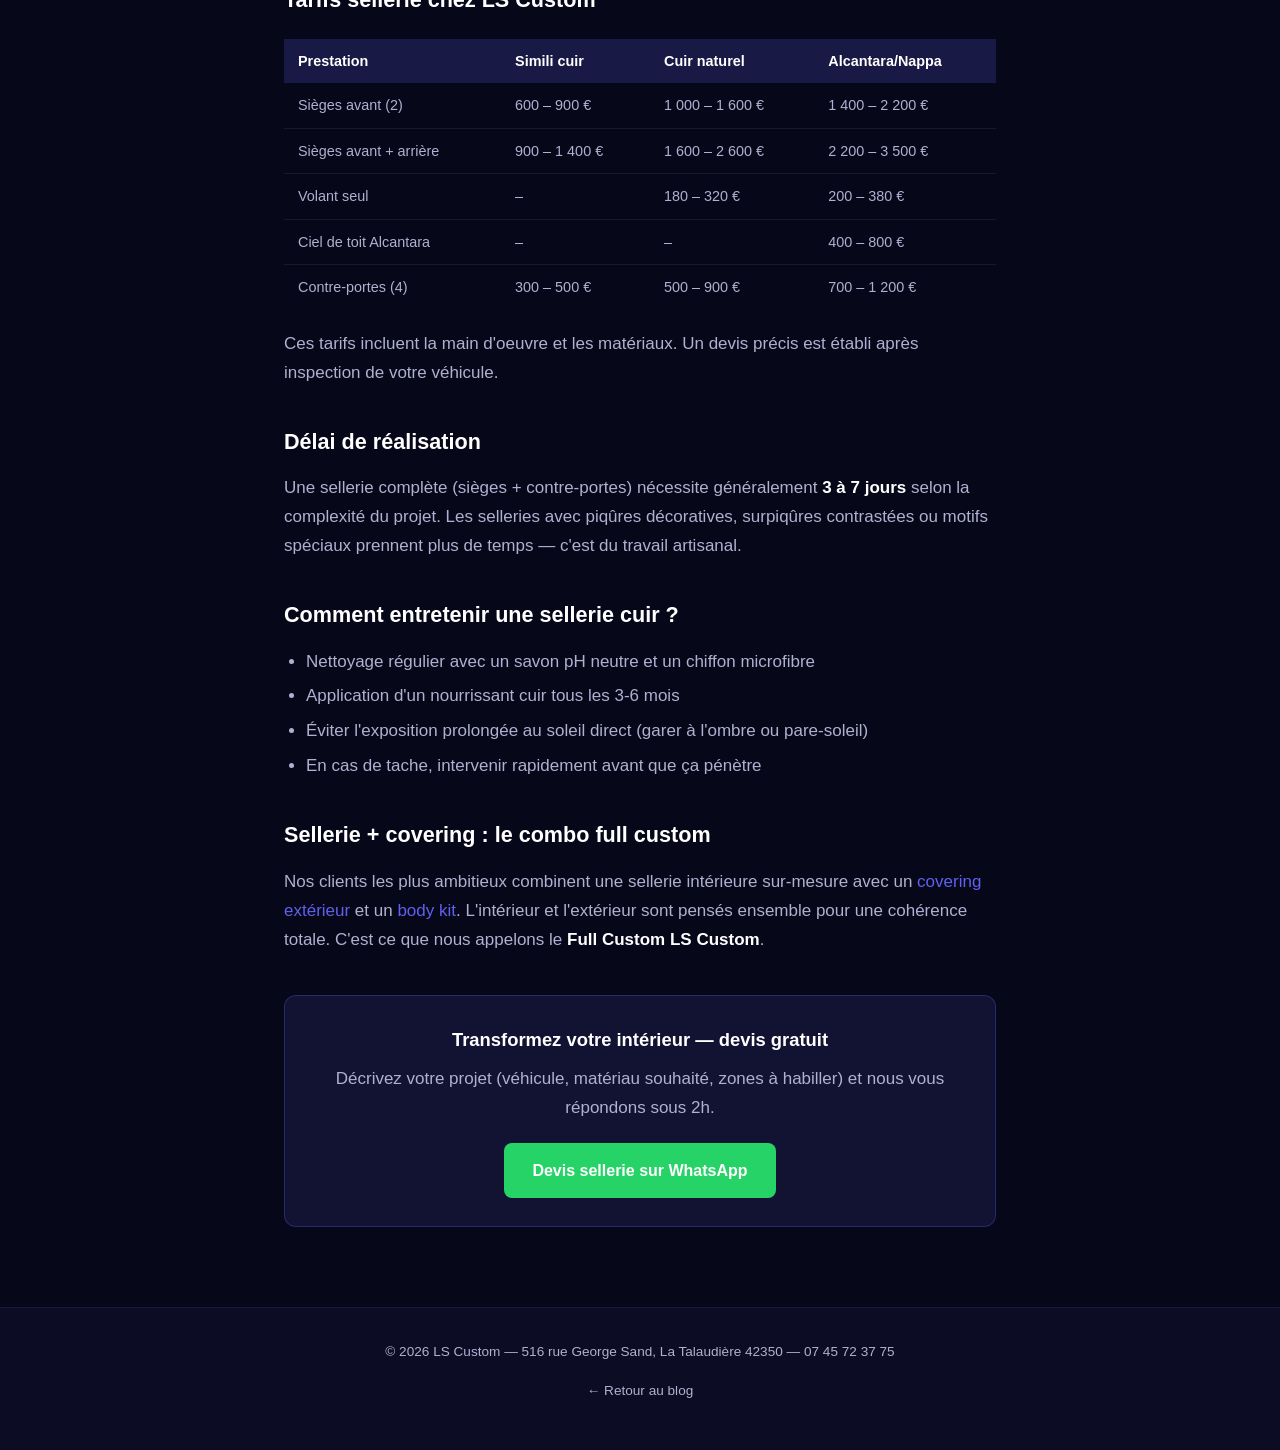
<file: blog/sellerie-cuir-voiture.html>
<!doctype html>
<html lang="fr">
<head>
<meta charset="utf-8">
<title>Sellerie cuir voiture sur-mesure — LS Custom Saint-Étienne</title>
<meta name="description" content="Sellerie cuir voiture sur-mesure à Saint-Étienne. Cuir, Alcantara, nappa : transformation intérieure professionnelle. LS Custom La Talaudière 42. Devis gratuit.">
<meta name="viewport" content="width=device-width,initial-scale=1">
<link rel="canonical" href="https://ls-customs.fr/blog/sellerie-cuir-voiture.html">
<meta property="og:title" content="Sellerie cuir voiture sur-mesure — LS Custom">
<meta property="og:description" content="Sellerie voiture cuir, Alcantara, nappa sur-mesure. Spécialiste LS Custom Saint-Étienne.">
<meta property="og:url" content="https://ls-customs.fr/blog/sellerie-cuir-voiture.html">
<meta property="og:type" content="article">
<script type="application/ld+json">
{"@context":"https://schema.org","@type":"Article","headline":"Sellerie cuir voiture sur-mesure par LS Custom","datePublished":"2026-05-28","author":{"@type":"Organization","name":"LS Custom"},"publisher":{"@type":"Organization","name":"LS Custom","url":"https://ls-customs.fr"}}
</script>
<link rel="stylesheet" href="blog.css">
</head>
<body>
<header>
  <a class="logo" href="https://ls-customs.fr">LS CUSTOM</a>
  <nav>
    <a href="https://ls-customs.fr/#prestations">Prestations</a>
    <a href="https://ls-customs.fr/#galerie">Galerie</a>
    <a href="https://ls-customs.fr/#devis">Devis</a>
  </nav>
</header>

<div class="breadcrumb">
  <a href="https://ls-customs.fr">Accueil</a> › <a href="https://ls-customs.fr/blog/">Blog</a> › Sellerie cuir voiture
</div>

<article>
  <div class="article-meta">
    <span class="tag">Sellerie</span>
    <span class="tag">Intérieur</span>
    <span>28 mai 2026</span>
    <span>6 min de lecture</span>
  </div>

  <h1>Sellerie cuir voiture sur-mesure : transformer votre intérieur</h1>

  <p class="intro">La sellerie sur-mesure est la transformation qui change le plus le ressenti à bord. Cuir pleine fleur, Alcantara, nappa bicolore : LS Custom réalise des intérieurs uniques à Saint-Étienne, sur-mesure pour votre véhicule et vos goûts.</p>

  <h2>Qu'est-ce qu'une sellerie sur-mesure ?</h2>
  <p>Une sellerie sur-mesure consiste à remplacer ou à habiller les sièges, la planche de bord, les contre-portes et la console centrale avec des matériaux premium de votre choix. Chaque pièce est découpée et cousue spécifiquement pour votre véhicule — aucun kit générique.</p>
  <p>Le résultat : un intérieur unique, qui ressemble à ce que vous imaginiez, que vous ne retrouverez dans aucune autre voiture.</p>

  <h2>Les matériaux disponibles</h2>
  <h3>Cuir naturel</h3>
  <p>Le cuir pleine fleur ou semi-aniline est le matériau noble par excellence. Résistant, qui se patine avec le temps, facile à entretenir. Disponible en toutes couleurs sur commande.</p>

  <h3>Nappa</h3>
  <p>La nappa est un cuir d'agneau très doux, utilisé en série par Audi, BMW et Mercedes sur leurs finitions haut de gamme. C'est la référence en termes de confort tactile.</p>

  <h3>Alcantara</h3>
  <p>Matière synthétique ultra-douce d'aspect daim, très utilisée en sport automobile (Ferrari, Lamborghini, sièges de compétition). Excellent grip, look sportif premium. Nécessite un entretien régulier.</p>

  <h3>Simili cuir (éco-cuir)</h3>
  <p>Solution économique à l'aspect cuir, facile à nettoyer, idéal pour les familles avec enfants. Durabilité légèrement inférieure au cuir naturel.</p>

  <h2>Que peut-on habiller ?</h2>
  <ul>
    <li><strong>Sièges avant et arrière</strong> — rembourrage, coutures, têtières</li>
    <li><strong>Planche de bord</strong> — tableau de bord complet ou partiellement</li>
    <li><strong>Contre-portes</strong> — panneaux intérieurs de portes</li>
    <li><strong>Console centrale</strong> — entre les sièges avant</li>
    <li><strong>Volant</strong> — habillage cuir ou Alcantara avec coutures bicolores</li>
    <li><strong>Ciel de toit</strong> — Alcantara noir mat très populaire</li>
    <li><strong>Plage arrière</strong> — habillage avec le matériau de votre choix</li>
  </ul>

  <h2>Tarifs sellerie chez LS Custom</h2>
  <table class="table-prix">
    <thead><tr><th>Prestation</th><th>Simili cuir</th><th>Cuir naturel</th><th>Alcantara/Nappa</th></tr></thead>
    <tbody>
      <tr><td>Sièges avant (2)</td><td>600 – 900 €</td><td>1 000 – 1 600 €</td><td>1 400 – 2 200 €</td></tr>
      <tr><td>Sièges avant + arrière</td><td>900 – 1 400 €</td><td>1 600 – 2 600 €</td><td>2 200 – 3 500 €</td></tr>
      <tr><td>Volant seul</td><td>–</td><td>180 – 320 €</td><td>200 – 380 €</td></tr>
      <tr><td>Ciel de toit Alcantara</td><td>–</td><td>–</td><td>400 – 800 €</td></tr>
      <tr><td>Contre-portes (4)</td><td>300 – 500 €</td><td>500 – 900 €</td><td>700 – 1 200 €</td></tr>
    </tbody>
  </table>
  <p>Ces tarifs incluent la main d'oeuvre et les matériaux. Un devis précis est établi après inspection de votre véhicule.</p>

  <h2>Délai de réalisation</h2>
  <p>Une sellerie complète (sièges + contre-portes) nécessite généralement <strong>3 à 7 jours</strong> selon la complexité du projet. Les selleries avec piqûres décoratives, surpiqûres contrastées ou motifs spéciaux prennent plus de temps — c'est du travail artisanal.</p>

  <h2>Comment entretenir une sellerie cuir ?</h2>
  <ul>
    <li>Nettoyage régulier avec un savon pH neutre et un chiffon microfibre</li>
    <li>Application d'un nourrissant cuir tous les 3-6 mois</li>
    <li>Éviter l'exposition prolongée au soleil direct (garer à l'ombre ou pare-soleil)</li>
    <li>En cas de tache, intervenir rapidement avant que ça pénètre</li>
  </ul>

  <h2>Sellerie + covering : le combo full custom</h2>
  <p>Nos clients les plus ambitieux combinent une sellerie intérieure sur-mesure avec un <a href="https://ls-customs.fr/blog/covering-voiture-saint-etienne.html">covering extérieur</a> et un <a href="https://ls-customs.fr/blog/body-kit-voiture.html">body kit</a>. L'intérieur et l'extérieur sont pensés ensemble pour une cohérence totale. C'est ce que nous appelons le <strong>Full Custom LS Custom</strong>.</p>

  <div class="cta-box">
    <h3>Transformez votre intérieur — devis gratuit</h3>
    <p>Décrivez votre projet (véhicule, matériau souhaité, zones à habiller) et nous vous répondons sous 2h.</p>
    <a class="btn-wa" href="https://wa.me/33745723775" target="_blank" rel="noopener">Devis sellerie sur WhatsApp</a>
  </div>
</article>

<footer>
  <p>© 2026 <a href="https://ls-customs.fr">LS Custom</a> — 516 rue George Sand, La Talaudière 42350 — <a href="https://wa.me/33745723775">07 45 72 37 75</a></p>
  <p style="margin-top:8px"><a href="https://ls-customs.fr/blog/">← Retour au blog</a></p>
</footer>
</body>
</html>
</file>
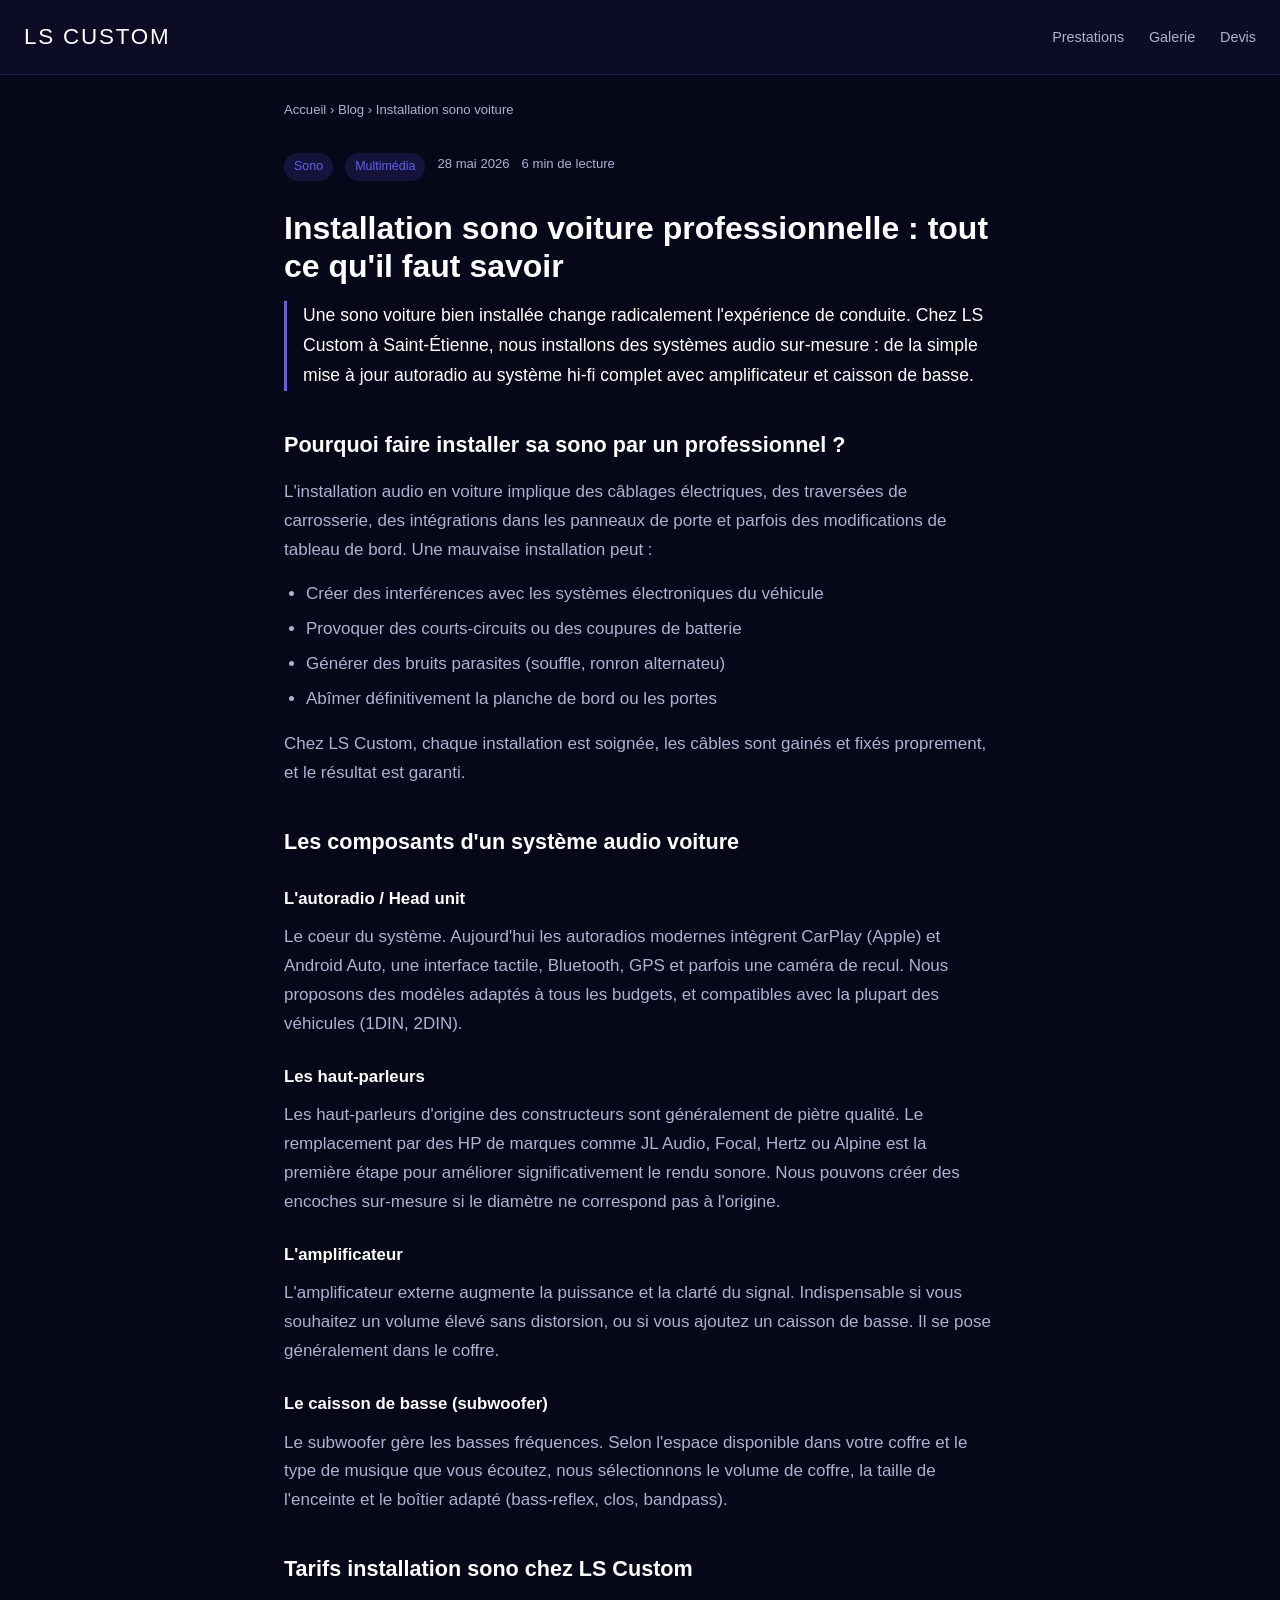
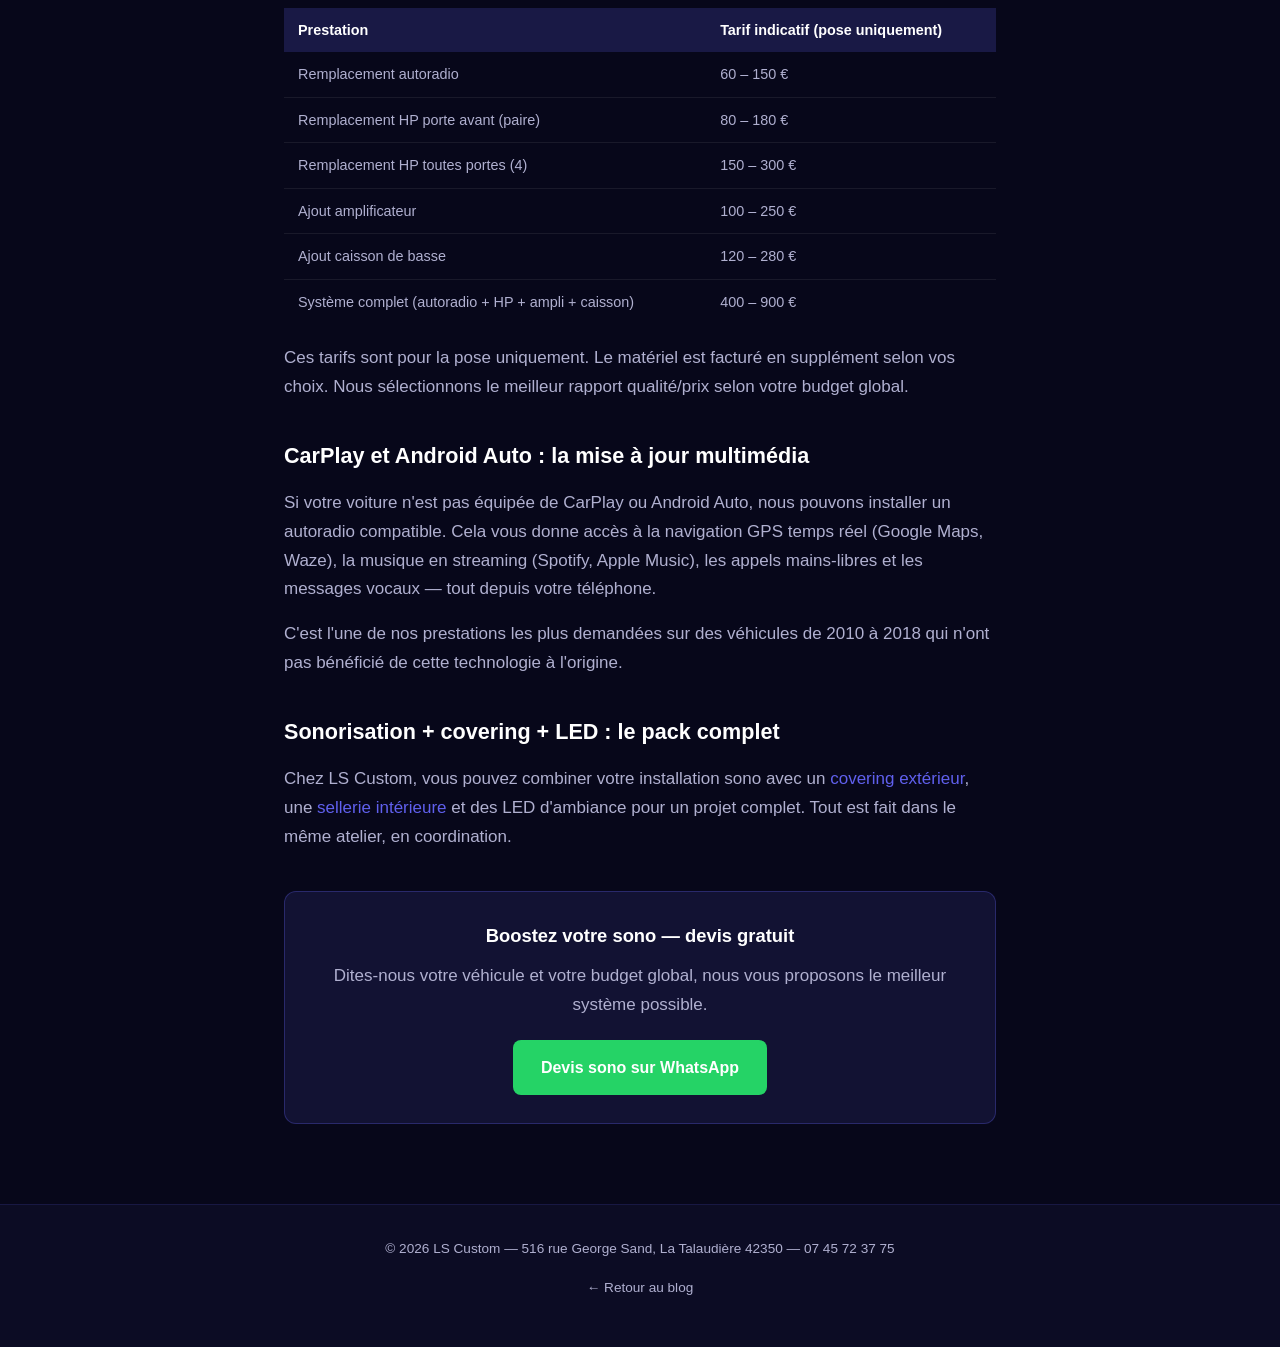
<file: blog/sono-voiture-installation.html>
<!doctype html>
<html lang="fr">
<head>
<meta charset="utf-8">
<title>Installation sono voiture professionnelle — LS Custom Saint-Étienne</title>
<meta name="description" content="Installation sono voiture professionnelle à Saint-Étienne. Autoradio, amplificateur, caisson de basse, CarPlay. LS Custom La Talaudière (42). Devis gratuit WhatsApp.">
<meta name="viewport" content="width=device-width,initial-scale=1">
<link rel="canonical" href="https://ls-customs.fr/blog/sono-voiture-installation.html">
<meta property="og:title" content="Installation sono voiture pro — LS Custom Saint-Étienne">
<meta property="og:description" content="Sono voiture pro à Saint-Étienne : autoradio, ampli, caisson. Devis LS Custom.">
<meta property="og:url" content="https://ls-customs.fr/blog/sono-voiture-installation.html">
<meta property="og:type" content="article">
<script type="application/ld+json">
{"@context":"https://schema.org","@type":"Article","headline":"Installation sono voiture professionnelle par LS Custom","datePublished":"2026-05-28","author":{"@type":"Organization","name":"LS Custom"},"publisher":{"@type":"Organization","name":"LS Custom","url":"https://ls-customs.fr"}}
</script>
<link rel="stylesheet" href="blog.css">
</head>
<body>
<header>
  <a class="logo" href="https://ls-customs.fr">LS CUSTOM</a>
  <nav>
    <a href="https://ls-customs.fr/#prestations">Prestations</a>
    <a href="https://ls-customs.fr/#galerie">Galerie</a>
    <a href="https://ls-customs.fr/#devis">Devis</a>
  </nav>
</header>

<div class="breadcrumb">
  <a href="https://ls-customs.fr">Accueil</a> › <a href="https://ls-customs.fr/blog/">Blog</a> › Installation sono voiture
</div>

<article>
  <div class="article-meta">
    <span class="tag">Sono</span>
    <span class="tag">Multimédia</span>
    <span>28 mai 2026</span>
    <span>6 min de lecture</span>
  </div>

  <h1>Installation sono voiture professionnelle : tout ce qu'il faut savoir</h1>

  <p class="intro">Une sono voiture bien installée change radicalement l'expérience de conduite. Chez LS Custom à Saint-Étienne, nous installons des systèmes audio sur-mesure : de la simple mise à jour autoradio au système hi-fi complet avec amplificateur et caisson de basse.</p>

  <h2>Pourquoi faire installer sa sono par un professionnel ?</h2>
  <p>L'installation audio en voiture implique des câblages électriques, des traversées de carrosserie, des intégrations dans les panneaux de porte et parfois des modifications de tableau de bord. Une mauvaise installation peut :</p>
  <ul>
    <li>Créer des interférences avec les systèmes électroniques du véhicule</li>
    <li>Provoquer des courts-circuits ou des coupures de batterie</li>
    <li>Générer des bruits parasites (souffle, ronron alternateu)</li>
    <li>Abîmer définitivement la planche de bord ou les portes</li>
  </ul>
  <p>Chez LS Custom, chaque installation est soignée, les câbles sont gainés et fixés proprement, et le résultat est garanti.</p>

  <h2>Les composants d'un système audio voiture</h2>

  <h3>L'autoradio / Head unit</h3>
  <p>Le coeur du système. Aujourd'hui les autoradios modernes intègrent CarPlay (Apple) et Android Auto, une interface tactile, Bluetooth, GPS et parfois une caméra de recul. Nous proposons des modèles adaptés à tous les budgets, et compatibles avec la plupart des véhicules (1DIN, 2DIN).</p>

  <h3>Les haut-parleurs</h3>
  <p>Les haut-parleurs d'origine des constructeurs sont généralement de piètre qualité. Le remplacement par des HP de marques comme JL Audio, Focal, Hertz ou Alpine est la première étape pour améliorer significativement le rendu sonore. Nous pouvons créer des encoches sur-mesure si le diamètre ne correspond pas à l'origine.</p>

  <h3>L'amplificateur</h3>
  <p>L'amplificateur externe augmente la puissance et la clarté du signal. Indispensable si vous souhaitez un volume élevé sans distorsion, ou si vous ajoutez un caisson de basse. Il se pose généralement dans le coffre.</p>

  <h3>Le caisson de basse (subwoofer)</h3>
  <p>Le subwoofer gère les basses fréquences. Selon l'espace disponible dans votre coffre et le type de musique que vous écoutez, nous sélectionnons le volume de coffre, la taille de l'enceinte et le boîtier adapté (bass-reflex, clos, bandpass).</p>

  <h2>Tarifs installation sono chez LS Custom</h2>
  <table class="table-prix">
    <thead><tr><th>Prestation</th><th>Tarif indicatif (pose uniquement)</th></tr></thead>
    <tbody>
      <tr><td>Remplacement autoradio</td><td>60 – 150 €</td></tr>
      <tr><td>Remplacement HP porte avant (paire)</td><td>80 – 180 €</td></tr>
      <tr><td>Remplacement HP toutes portes (4)</td><td>150 – 300 €</td></tr>
      <tr><td>Ajout amplificateur</td><td>100 – 250 €</td></tr>
      <tr><td>Ajout caisson de basse</td><td>120 – 280 €</td></tr>
      <tr><td>Système complet (autoradio + HP + ampli + caisson)</td><td>400 – 900 €</td></tr>
    </tbody>
  </table>
  <p>Ces tarifs sont pour la pose uniquement. Le matériel est facturé en supplément selon vos choix. Nous sélectionnons le meilleur rapport qualité/prix selon votre budget global.</p>

  <h2>CarPlay et Android Auto : la mise à jour multimédia</h2>
  <p>Si votre voiture n'est pas équipée de CarPlay ou Android Auto, nous pouvons installer un autoradio compatible. Cela vous donne accès à la navigation GPS temps réel (Google Maps, Waze), la musique en streaming (Spotify, Apple Music), les appels mains-libres et les messages vocaux — tout depuis votre téléphone.</p>
  <p>C'est l'une de nos prestations les plus demandées sur des véhicules de 2010 à 2018 qui n'ont pas bénéficié de cette technologie à l'origine.</p>

  <h2>Sonorisation + covering + LED : le pack complet</h2>
  <p>Chez LS Custom, vous pouvez combiner votre installation sono avec un <a href="https://ls-customs.fr/blog/covering-voiture-saint-etienne.html">covering extérieur</a>, une <a href="https://ls-customs.fr/blog/sellerie-cuir-voiture.html">sellerie intérieure</a> et des LED d'ambiance pour un projet complet. Tout est fait dans le même atelier, en coordination.</p>

  <div class="cta-box">
    <h3>Boostez votre sono — devis gratuit</h3>
    <p>Dites-nous votre véhicule et votre budget global, nous vous proposons le meilleur système possible.</p>
    <a class="btn-wa" href="https://wa.me/33745723775" target="_blank" rel="noopener">Devis sono sur WhatsApp</a>
  </div>
</article>

<footer>
  <p>© 2026 <a href="https://ls-customs.fr">LS Custom</a> — 516 rue George Sand, La Talaudière 42350 — <a href="https://wa.me/33745723775">07 45 72 37 75</a></p>
  <p style="margin-top:8px"><a href="https://ls-customs.fr/blog/">← Retour au blog</a></p>
</footer>
</body>
</html>
</file>
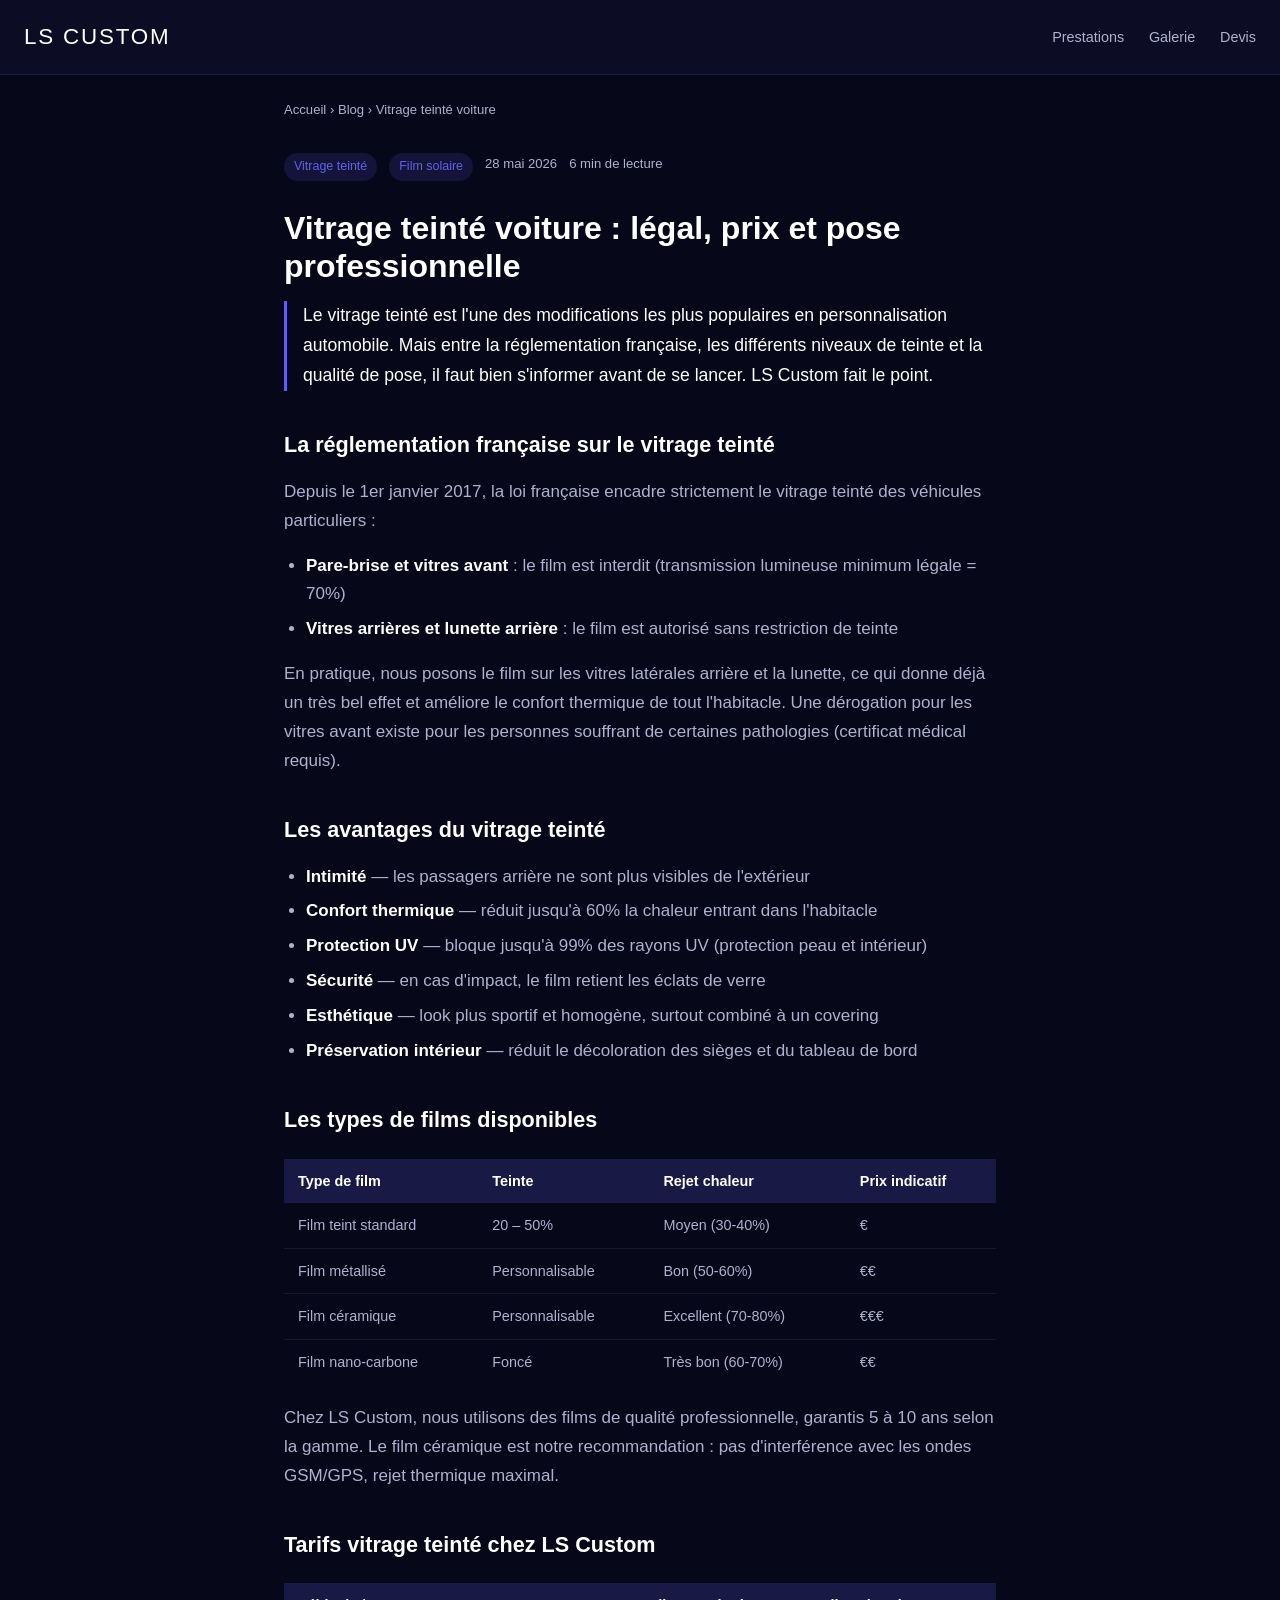
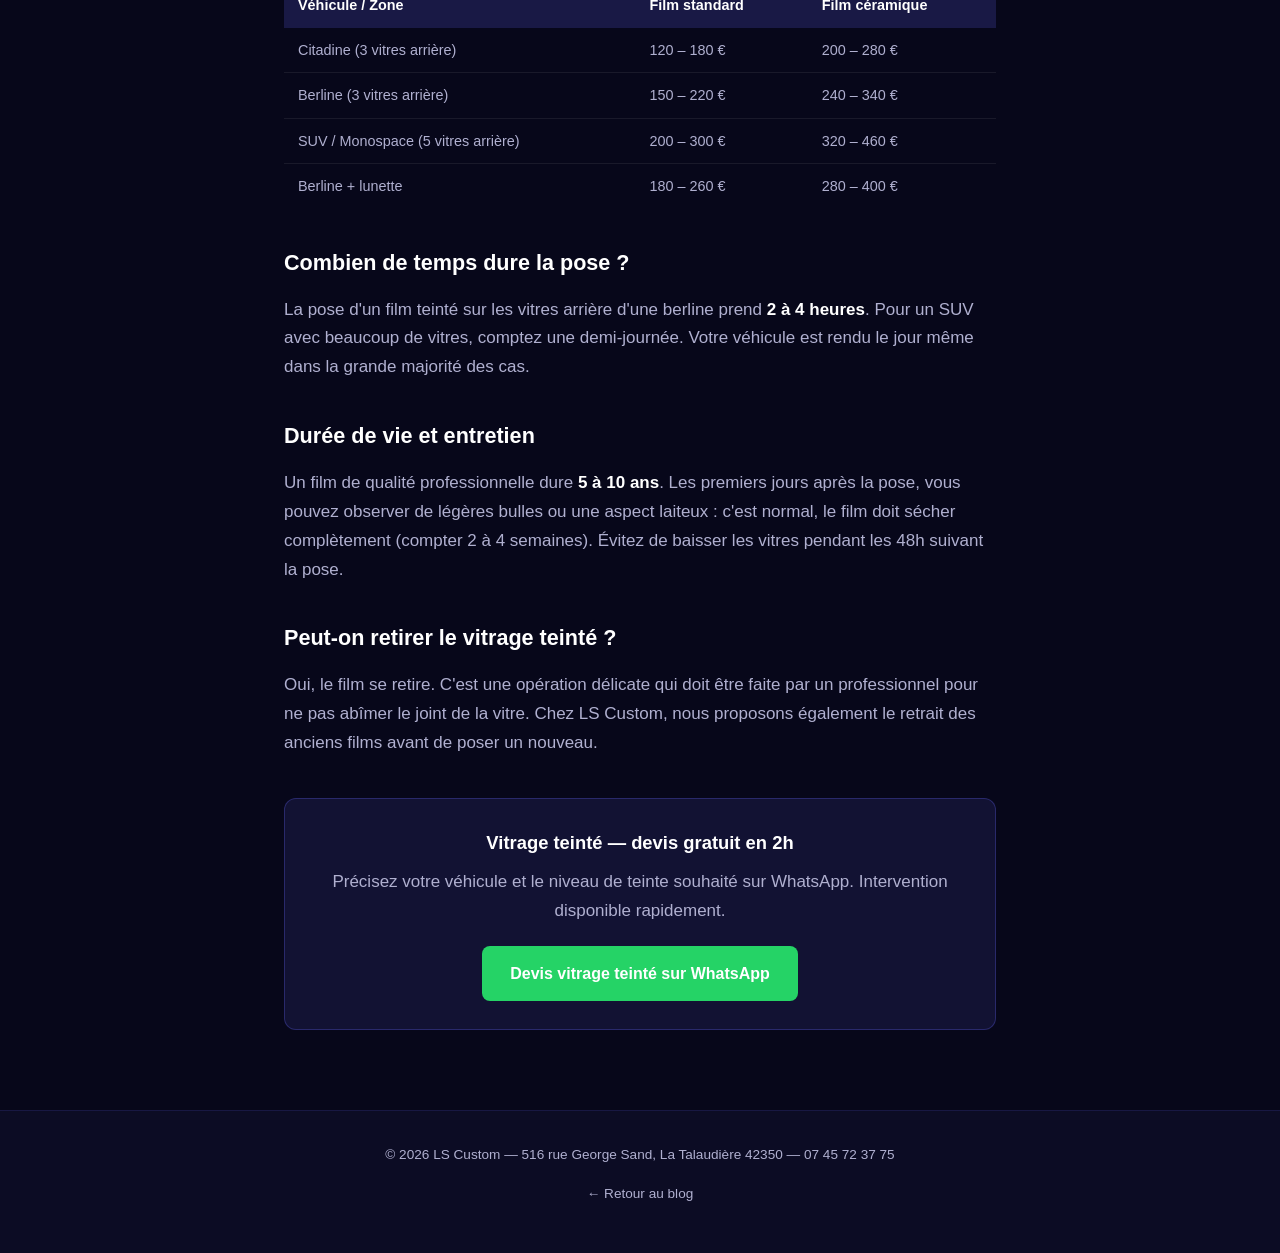
<file: blog/vitrage-teinte-voiture.html>
<!doctype html>
<html lang="fr">
<head>
<meta charset="utf-8">
<title>Vitrage teinté voiture : légal, prix et pose pro — LS Custom Saint-Étienne</title>
<meta name="description" content="Vitrage teinté voiture : réglementation, tarifs et spécialiste pose film teinté. LS Custom à La Talaudière (42). Devis gratuit sur WhatsApp.">
<meta name="viewport" content="width=device-width,initial-scale=1">
<link rel="canonical" href="https://ls-customs.fr/blog/vitrage-teinte-voiture.html">
<meta property="og:title" content="Vitrage teinté voiture : légal, prix, pose pro">
<meta property="og:description" content="Tout savoir sur le vitrage teinté voiture : loi, tarifs, durée. LS Custom Saint-Étienne.">
<meta property="og:url" content="https://ls-customs.fr/blog/vitrage-teinte-voiture.html">
<meta property="og:type" content="article">
<script type="application/ld+json">
{"@context":"https://schema.org","@type":"Article","headline":"Vitrage teinté voiture : légal, prix et pose professionnelle","datePublished":"2026-05-28","author":{"@type":"Organization","name":"LS Custom"},"publisher":{"@type":"Organization","name":"LS Custom","url":"https://ls-customs.fr"}}
</script>
<link rel="stylesheet" href="blog.css">
</head>
<body>
<header>
  <a class="logo" href="https://ls-customs.fr">LS CUSTOM</a>
  <nav>
    <a href="https://ls-customs.fr/#prestations">Prestations</a>
    <a href="https://ls-customs.fr/#galerie">Galerie</a>
    <a href="https://ls-customs.fr/#devis">Devis</a>
  </nav>
</header>

<div class="breadcrumb">
  <a href="https://ls-customs.fr">Accueil</a> › <a href="https://ls-customs.fr/blog/">Blog</a> › Vitrage teinté voiture
</div>

<article>
  <div class="article-meta">
    <span class="tag">Vitrage teinté</span>
    <span class="tag">Film solaire</span>
    <span>28 mai 2026</span>
    <span>6 min de lecture</span>
  </div>

  <h1>Vitrage teinté voiture : légal, prix et pose professionnelle</h1>

  <p class="intro">Le vitrage teinté est l'une des modifications les plus populaires en personnalisation automobile. Mais entre la réglementation française, les différents niveaux de teinte et la qualité de pose, il faut bien s'informer avant de se lancer. LS Custom fait le point.</p>

  <h2>La réglementation française sur le vitrage teinté</h2>
  <p>Depuis le 1er janvier 2017, la loi française encadre strictement le vitrage teinté des véhicules particuliers :</p>
  <ul>
    <li><strong>Pare-brise et vitres avant</strong> : le film est interdit (transmission lumineuse minimum légale = 70%)</li>
    <li><strong>Vitres arrières et lunette arrière</strong> : le film est autorisé sans restriction de teinte</li>
  </ul>
  <p>En pratique, nous posons le film sur les vitres latérales arrière et la lunette, ce qui donne déjà un très bel effet et améliore le confort thermique de tout l'habitacle. Une dérogation pour les vitres avant existe pour les personnes souffrant de certaines pathologies (certificat médical requis).</p>

  <h2>Les avantages du vitrage teinté</h2>
  <ul>
    <li><strong>Intimité</strong> — les passagers arrière ne sont plus visibles de l'extérieur</li>
    <li><strong>Confort thermique</strong> — réduit jusqu'à 60% la chaleur entrant dans l'habitacle</li>
    <li><strong>Protection UV</strong> — bloque jusqu'à 99% des rayons UV (protection peau et intérieur)</li>
    <li><strong>Sécurité</strong> — en cas d'impact, le film retient les éclats de verre</li>
    <li><strong>Esthétique</strong> — look plus sportif et homogène, surtout combiné à un covering</li>
    <li><strong>Préservation intérieur</strong> — réduit le décoloration des sièges et du tableau de bord</li>
  </ul>

  <h2>Les types de films disponibles</h2>
  <table class="table-prix">
    <thead><tr><th>Type de film</th><th>Teinte</th><th>Rejet chaleur</th><th>Prix indicatif</th></tr></thead>
    <tbody>
      <tr><td>Film teint standard</td><td>20 – 50%</td><td>Moyen (30-40%)</td><td>€</td></tr>
      <tr><td>Film métallisé</td><td>Personnalisable</td><td>Bon (50-60%)</td><td>€€</td></tr>
      <tr><td>Film céramique</td><td>Personnalisable</td><td>Excellent (70-80%)</td><td>€€€</td></tr>
      <tr><td>Film nano-carbone</td><td>Foncé</td><td>Très bon (60-70%)</td><td>€€</td></tr>
    </tbody>
  </table>
  <p>Chez LS Custom, nous utilisons des films de qualité professionnelle, garantis 5 à 10 ans selon la gamme. Le film céramique est notre recommandation : pas d'interférence avec les ondes GSM/GPS, rejet thermique maximal.</p>

  <h2>Tarifs vitrage teinté chez LS Custom</h2>
  <table class="table-prix">
    <thead><tr><th>Véhicule / Zone</th><th>Film standard</th><th>Film céramique</th></tr></thead>
    <tbody>
      <tr><td>Citadine (3 vitres arrière)</td><td>120 – 180 €</td><td>200 – 280 €</td></tr>
      <tr><td>Berline (3 vitres arrière)</td><td>150 – 220 €</td><td>240 – 340 €</td></tr>
      <tr><td>SUV / Monospace (5 vitres arrière)</td><td>200 – 300 €</td><td>320 – 460 €</td></tr>
      <tr><td>Berline + lunette</td><td>180 – 260 €</td><td>280 – 400 €</td></tr>
    </tbody>
  </table>

  <h2>Combien de temps dure la pose ?</h2>
  <p>La pose d'un film teinté sur les vitres arrière d'une berline prend <strong>2 à 4 heures</strong>. Pour un SUV avec beaucoup de vitres, comptez une demi-journée. Votre véhicule est rendu le jour même dans la grande majorité des cas.</p>

  <h2>Durée de vie et entretien</h2>
  <p>Un film de qualité professionnelle dure <strong>5 à 10 ans</strong>. Les premiers jours après la pose, vous pouvez observer de légères bulles ou une aspect laiteux : c'est normal, le film doit sécher complètement (compter 2 à 4 semaines). Évitez de baisser les vitres pendant les 48h suivant la pose.</p>

  <h2>Peut-on retirer le vitrage teinté ?</h2>
  <p>Oui, le film se retire. C'est une opération délicate qui doit être faite par un professionnel pour ne pas abîmer le joint de la vitre. Chez LS Custom, nous proposons également le retrait des anciens films avant de poser un nouveau.</p>

  <div class="cta-box">
    <h3>Vitrage teinté — devis gratuit en 2h</h3>
    <p>Précisez votre véhicule et le niveau de teinte souhaité sur WhatsApp. Intervention disponible rapidement.</p>
    <a class="btn-wa" href="https://wa.me/33745723775" target="_blank" rel="noopener">Devis vitrage teinté sur WhatsApp</a>
  </div>
</article>

<footer>
  <p>© 2026 <a href="https://ls-customs.fr">LS Custom</a> — 516 rue George Sand, La Talaudière 42350 — <a href="https://wa.me/33745723775">07 45 72 37 75</a></p>
  <p style="margin-top:8px"><a href="https://ls-customs.fr/blog/">← Retour au blog</a></p>
</footer>
</body>
</html>
</file>
<file: blog/blog.css>
:root{--bg:#07071a;--bg-2:#0c0c24;--accent:#6060ee;--ink:#fff;--ink-2:#b0b0d0;--max:760px}
*{box-sizing:border-box;margin:0;padding:0}
body{background:var(--bg);color:var(--ink);font-family:'Inter',sans-serif;line-height:1.7;font-size:17px}
a{color:var(--accent);text-decoration:none}
a:hover{text-decoration:underline}
header{background:var(--bg-2);border-bottom:1px solid rgba(96,96,238,.2);padding:18px 24px;display:flex;align-items:center;justify-content:space-between}
header .logo{font-family:'Anton',sans-serif;font-size:1.4rem;letter-spacing:.08em;color:var(--ink);text-decoration:none}
header nav a{color:var(--ink-2);font-size:.9rem;margin-left:20px}
header nav a:hover{color:var(--accent);text-decoration:none}
.breadcrumb{max-width:var(--max);margin:24px auto 0;padding:0 24px;font-size:.82rem;color:var(--ink-2)}
.breadcrumb a{color:var(--ink-2)}
article{max-width:var(--max);margin:32px auto 80px;padding:0 24px}
.article-meta{display:flex;gap:12px;flex-wrap:wrap;margin-bottom:28px;font-size:.82rem;color:var(--ink-2)}
.tag{background:rgba(96,96,238,.15);color:var(--accent);padding:3px 10px;border-radius:20px;font-size:.78rem}
h1{font-family:'Anton',sans-serif;font-size:2rem;line-height:1.2;margin-bottom:16px;color:var(--ink)}
h2{font-family:'Anton',sans-serif;font-size:1.35rem;margin:36px 0 14px;color:var(--ink)}
h3{font-size:1.05rem;font-weight:600;margin:24px 0 10px;color:var(--ink)}
p{margin-bottom:16px;color:var(--ink-2)}
strong{color:var(--ink)}
ul,ol{margin:0 0 16px 22px;color:var(--ink-2)}
li{margin-bottom:6px}
.intro{font-size:1.1rem;color:var(--ink);border-left:3px solid var(--accent);padding-left:16px;margin-bottom:28px}
.cta-box{background:rgba(96,96,238,.12);border:1px solid rgba(96,96,238,.3);border-radius:12px;padding:28px;margin:40px 0;text-align:center}
.cta-box h3{margin-top:0;color:var(--ink);font-size:1.15rem}
.cta-box p{margin-bottom:20px}
.btn-wa{display:inline-flex;align-items:center;gap:10px;background:#25d366;color:#fff;font-weight:700;padding:14px 28px;border-radius:8px;font-size:1rem;text-decoration:none;transition:.2s}
.btn-wa:hover{background:#1ebe5d;text-decoration:none;color:#fff}
.table-prix{width:100%;border-collapse:collapse;margin:20px 0}
.table-prix th{background:rgba(96,96,238,.2);color:var(--ink);text-align:left;padding:10px 14px;font-size:.9rem}
.table-prix td{padding:10px 14px;border-bottom:1px solid rgba(255,255,255,.07);font-size:.9rem;color:var(--ink-2)}
.table-prix tr:last-child td{border-bottom:none}
footer{background:var(--bg-2);border-top:1px solid rgba(96,96,238,.15);padding:32px 24px;text-align:center;font-size:.85rem;color:var(--ink-2)}
footer a{color:var(--ink-2)}
@import url('https://fonts.googleapis.com/css2?family=Anton&family=Inter:wght@300;400;500;600;700&display=swap');
@media(max-width:600px){h1{font-size:1.5rem}article{margin-top:20px}}
</file>
